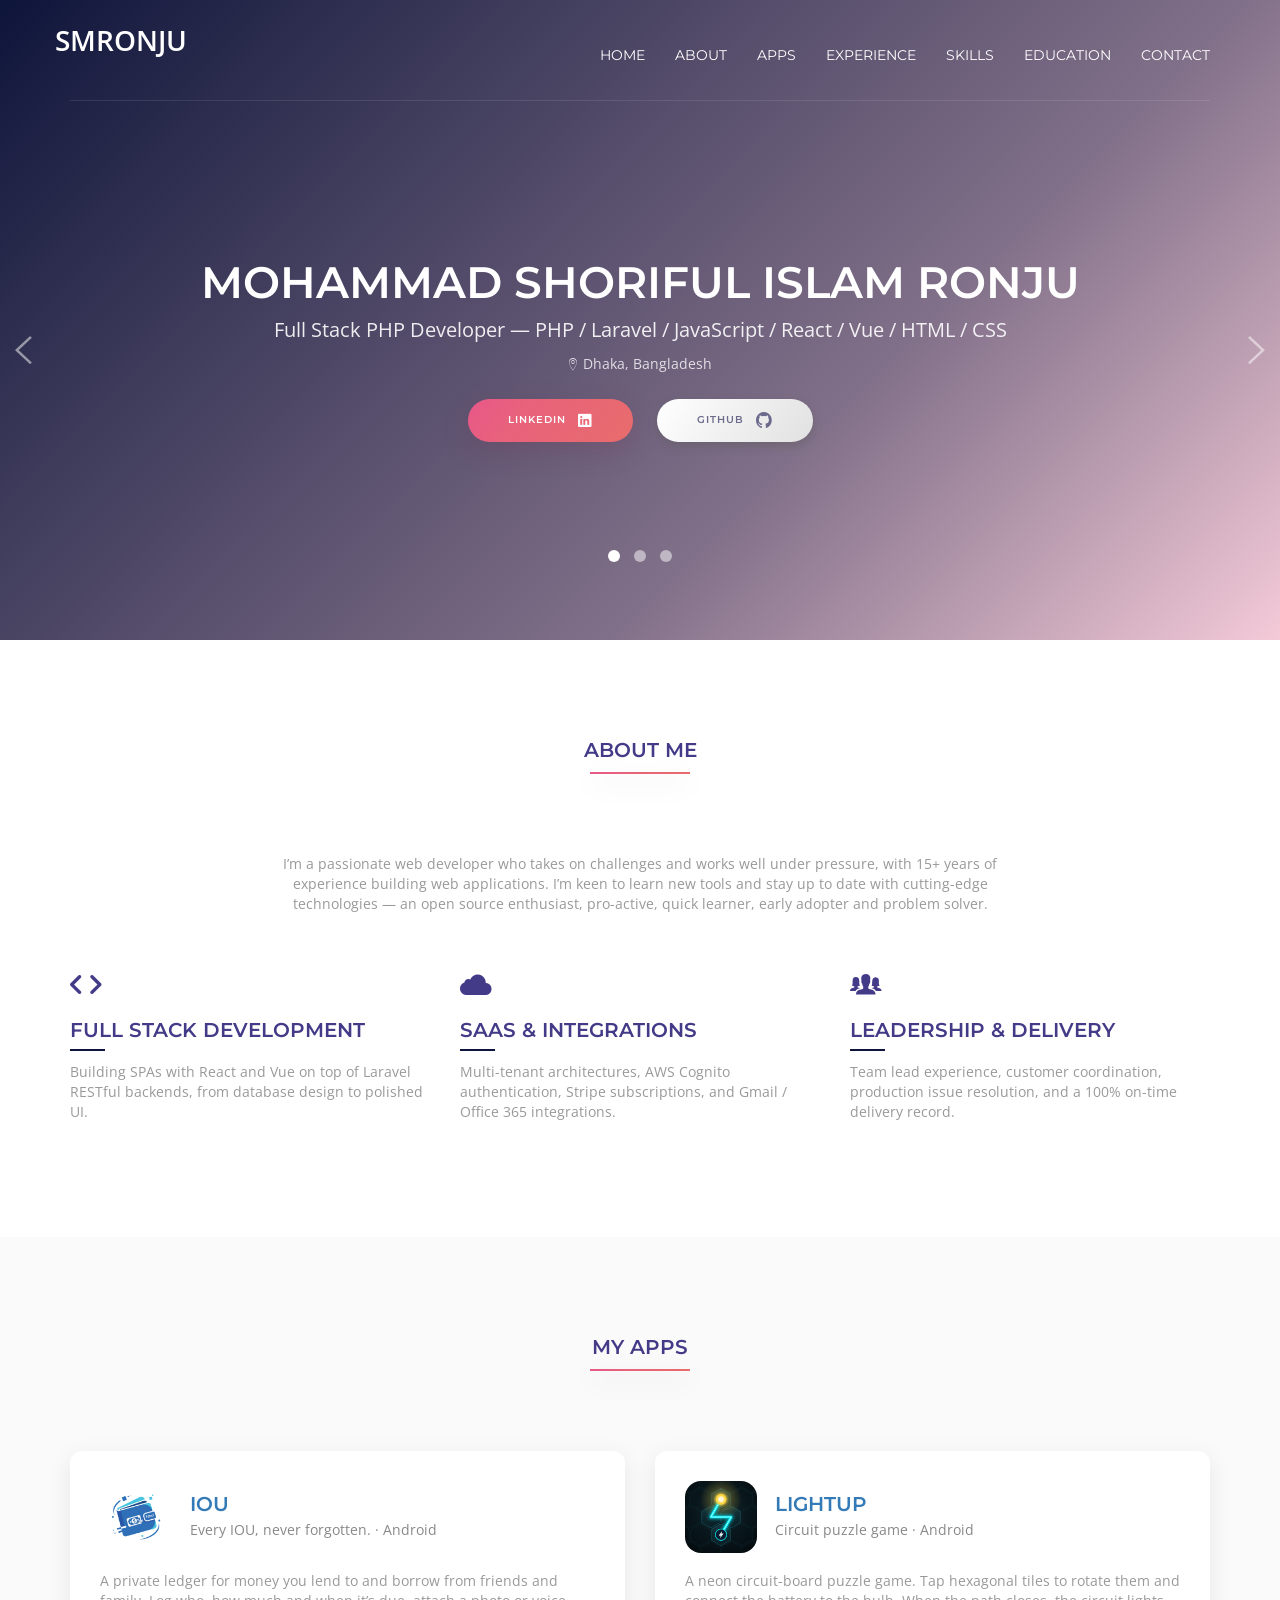
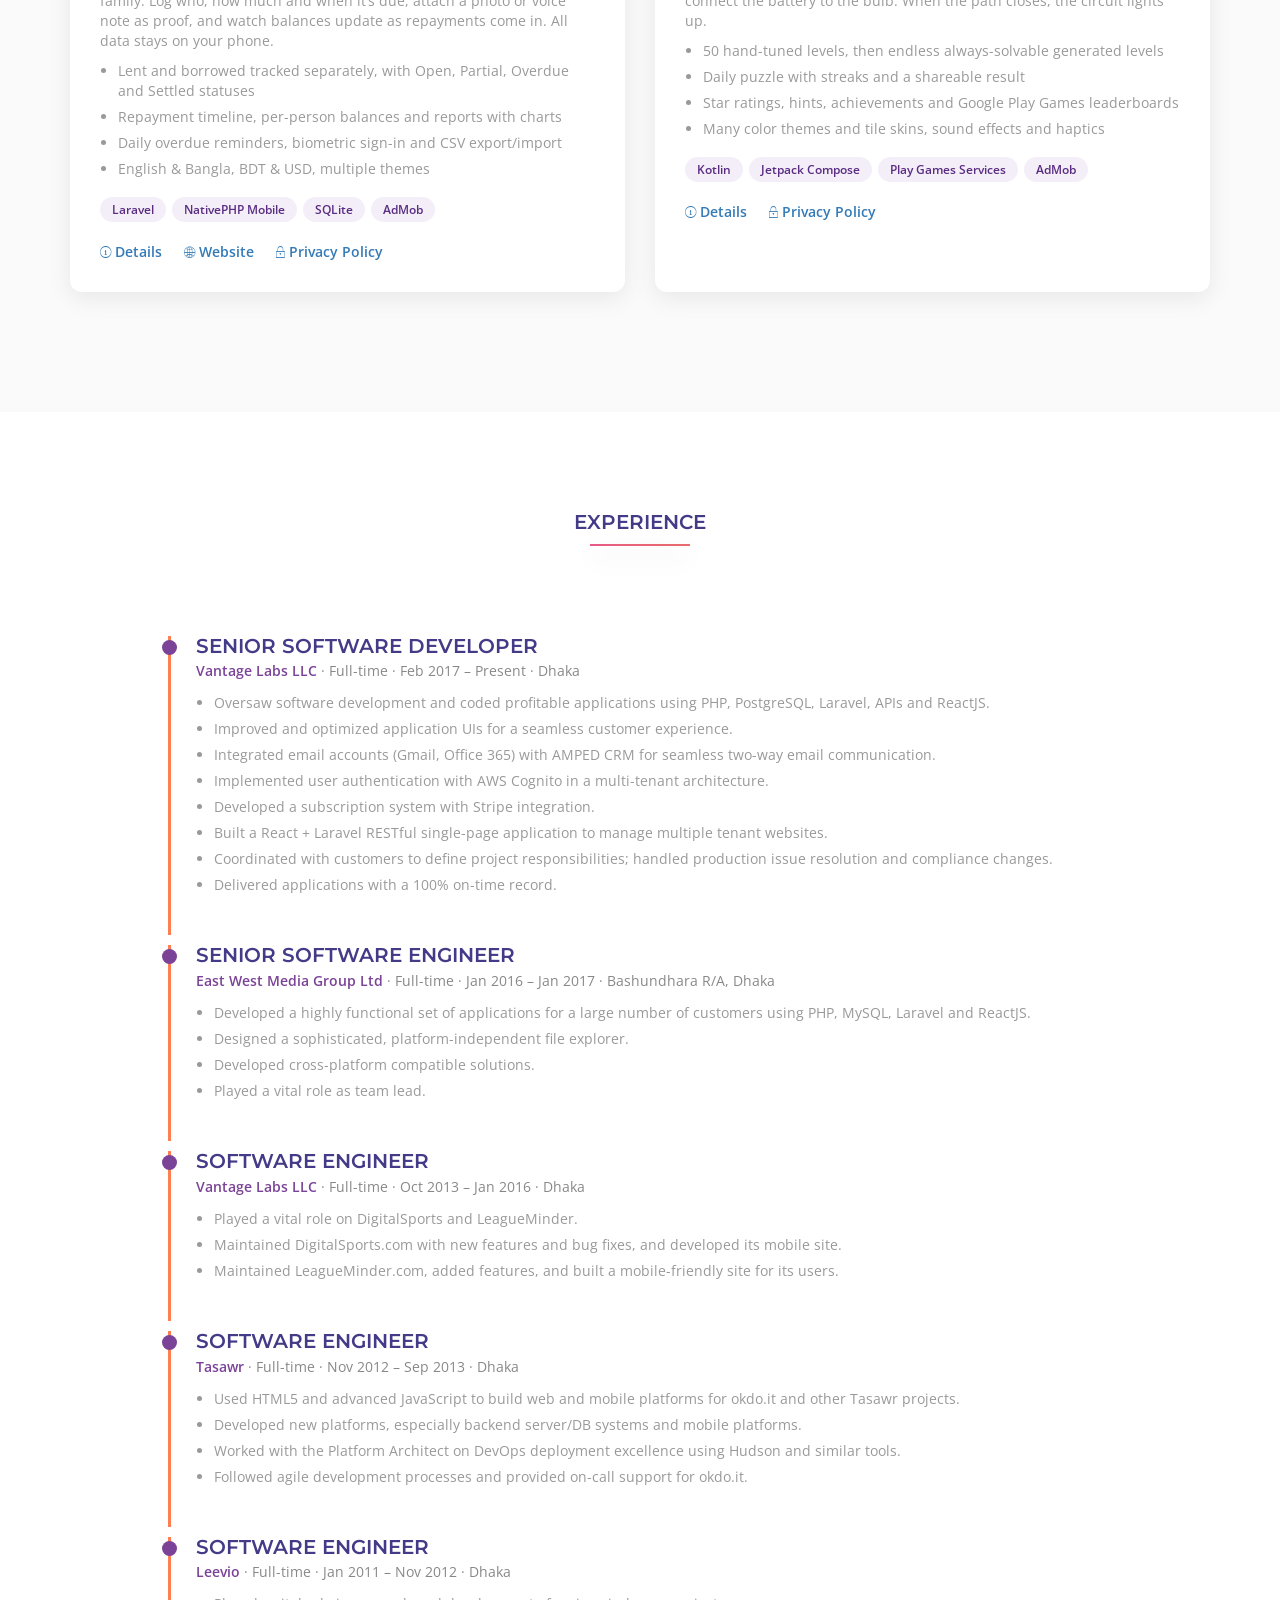
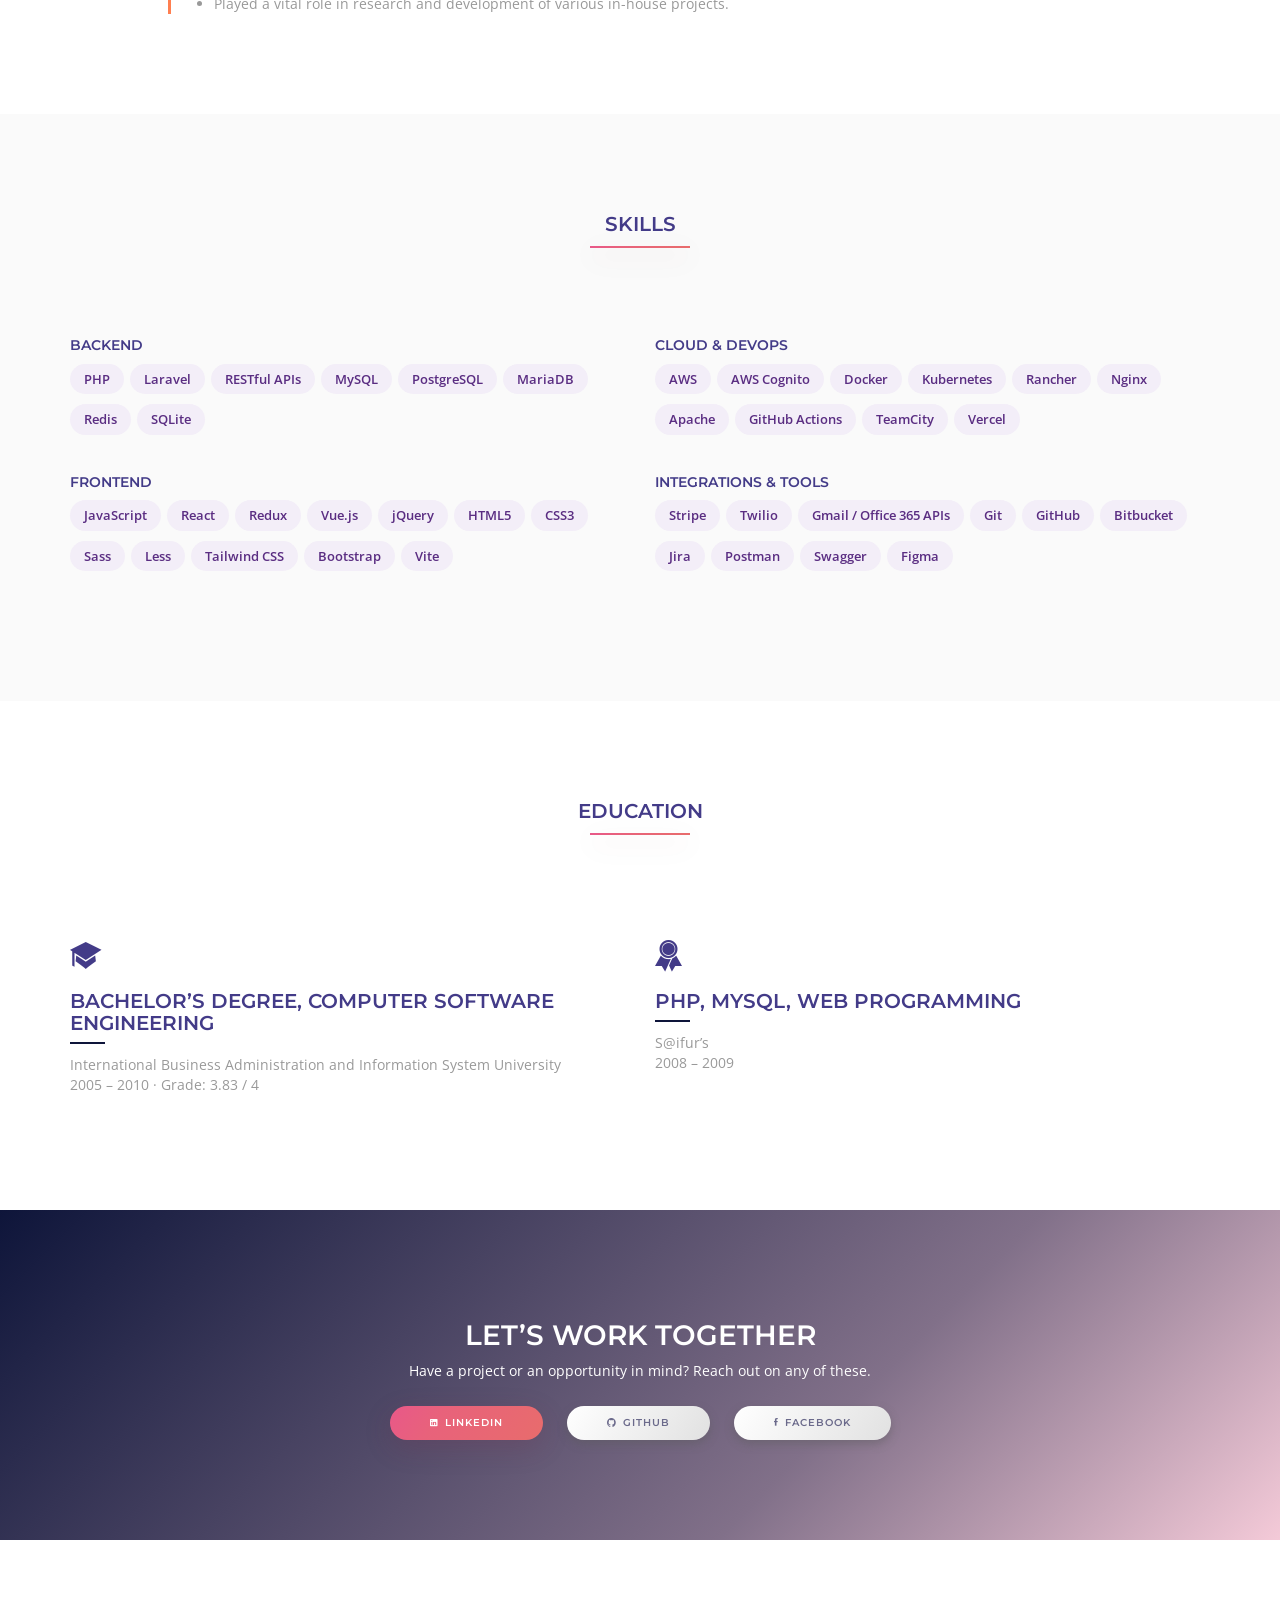
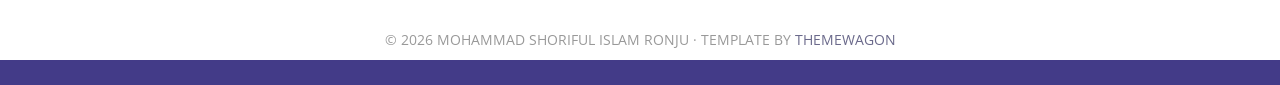
<file: index.html>
<!DOCTYPE html>
<html lang="en">
  <head>
    <!-- Required meta tags always come first -->
    <meta charset="utf-8">
    <meta name="viewport" content="width=device-width, initial-scale=1, shrink-to-fit=no">
    <meta http-equiv="x-ua-compatible" content="ie=edge">
    <meta name="description" content="Mohammad Shoriful Islam Ronju — Full Stack PHP Developer (PHP, Laravel, JavaScript, React, Vue) based in Dhaka, Bangladesh.">
    <title>Mohammad Shoriful Islam Ronju | Full Stack PHP Developer</title>
    <link rel="icon" href="images/favicon/favicon.svg" type="image/svg+xml">
    <link rel="icon" href="images/favicon/favicon-32.png" sizes="32x32" type="image/png">
    <link rel="apple-touch-icon" href="images/favicon/apple-touch-icon.png">

    <!-- Bootstrap CSS -->
    <link rel="stylesheet" href="css/bootstrap.min.css">
    <link href="https://fonts.googleapis.com/css?family=Montserrat:400,700" rel="stylesheet">
    <link href="https://fonts.googleapis.com/css?family=Open+Sans:400,600,700" rel="stylesheet">
    <link rel="stylesheet" href="css/ionicons.min.css">
    <link rel="stylesheet" href="css/owl.carousel.css">
    <link rel="stylesheet" href="css/owl.theme.css">
    <link rel="stylesheet" href="css/style.css">
    <style>
      .hero-name{font-size:44px;}
      .hero-title{font-size:20px;opacity:.9;}
      .hero-location{margin-top:10px;opacity:.8;}
      .hero-location i{margin-right:6px;}
      .hero-slide{min-height:520px;display:flex;align-items:center;justify-content:center;padding:60px 60px 70px;}
      .hero-slide > .row{width:100%;display:flex;align-items:center;flex-wrap:wrap;}
      .slide-kicker{text-transform:uppercase;letter-spacing:2px;font-size:13px;opacity:.8;margin-bottom:8px;}
      .slide-text h2{font-size:48px;margin-top:0;}
      .slide-media{text-align:center;}
      .slide-media img{max-height:420px;max-width:100%;filter:drop-shadow(0 20px 40px rgba(0,0,0,.35));}
      .slide-media img.logo-art{max-height:400px;filter:none;}
      .slide-media img.rounded-card{border-radius:18px;}
      .home-slider .owl-pagination{position:absolute;top:235px;left:0;right:0;}
      @media (max-width:767px){.home-slider .owl-pagination{display:none;}}
      @media (max-width:767px){.hero-slide{min-height:0;padding:40px 30px 60px;}.slide-text{text-align:center;}.slide-text h2{font-size:36px;}}
      .experience-item{border-left:3px solid #ff7f50;padding:0 0 30px 25px;position:relative;}
      .experience-item:before{content:"";position:absolute;left:-9px;top:4px;width:15px;height:15px;border-radius:50%;background:#7b4397;}
      .experience-item:last-child{padding-bottom:0;}
      .experience-item h4{margin-bottom:4px;}
      .experience-meta{color:#888;margin-bottom:12px;}
      .experience-meta .company{color:#7b4397;font-weight:600;}
      .experience-item ul{padding-left:18px;}
      .experience-item li{margin-bottom:6px;}
      .skill-group{margin-bottom:30px;}
      .skill-tag{display:inline-block;margin:0 6px 10px 0;padding:6px 14px;border-radius:20px;background:#f3eef8;color:#5a2d82;font-size:13px;font-weight:600;}
      .app-card{background:#fff;border-radius:12px;box-shadow:0 6px 24px rgba(0,0,0,.08);padding:30px;margin-bottom:30px;height:calc(100% - 30px);}
      .app-card-header{display:flex;align-items:center;margin-bottom:18px;}
      .app-card-header img{width:72px;height:72px;border-radius:16px;margin-right:18px;flex-shrink:0;}
      .app-card-header h4{margin:0 0 4px;}
      .app-card-header p{margin:0;color:#888;}
      .app-card ul{padding-left:18px;margin-bottom:18px;}
      .app-card li{margin-bottom:6px;}
      .app-card .skill-tag{font-size:12px;padding:4px 12px;}
      .app-links{margin-top:10px;}
      .app-links a{margin-right:18px;font-weight:600;}
      .app-links i{margin-right:4px;}
      .row-eq{display:flex;flex-wrap:wrap;}
      .row-eq > [class*="col-"]{display:flex;flex-direction:column;}
      .contact-links a{display:inline-block;margin:0 10px 10px;}
      .contact-links i{margin-right:6px;}
    </style>
  </head>
  <body>
    <header id="home" class="gradient-violat">
      <nav class="navbar navbar-default navbar-fixed-top">
        <div class="container">
        <!-- Brand and toggle get grouped for better mobile display -->
          <div class="navbar-header">
            <button type="button" class="navbar-toggle collapsed" data-toggle="collapse" data-target="#bs-example-navbar-collapse-1" aria-expanded="false">
              <span class="sr-only">Toggle navigation</span>
              <span class="icon-bar"></span>
              <span class="icon-bar"></span>
              <span class="icon-bar"></span>
            </button>
            <a class="navbar-brand" href="#home"><span class="logo-wraper logo-white">smronju</span></a>
          </div>

          <!-- Collect the nav links, forms, and other content for toggling -->
          <div class="collapse navbar-collapse" id="bs-example-navbar-collapse-1">
            <ul class="nav navbar-nav  navbar-right">
              <li class="active"><a href="#home">Home <span class="sr-only">(current)</span></a></li>
              <li><a href="#about">About</a></li>
              <li><a href="#apps">Apps</a></li>
              <li><a href="#experience">Experience</a></li>
              <li><a href="#skills">Skills</a></li>
              <li><a href="#education">Education</a></li>
              <li><a href="#contact">Contact</a></li>
            </ul>
          </div><!-- /.navbar-collapse -->
          <hr class="navbar-divider">
        </div><!-- /.container-fluid -->
      </nav>
    </header>

    <section id="introduction" class="gradient-violat padding-top-90 home-slider">
      <div id="home-slider" class="owl-carousel">
        <div>
          <div class="container hero-slide">
            <div class="row">
              <div class="col-md-12 text-center">
                <h1 class="cta-heading text-white hero-name">Mohammad Shoriful Islam Ronju</h1>
                <p class="text-white hero-title">Full Stack PHP Developer &mdash; PHP / Laravel / JavaScript / React / Vue / HTML / CSS</p>
                <p class="text-white hero-location"><i class="ion-ios-location-outline"></i>Dhaka, Bangladesh</p>
                <div class="cta-btn-group">
                  <a class="btn btn-orange border-none btn-rounded-corner" href="https://www.linkedin.com/in/smronju/" target="_blank" rel="noopener">LinkedIn <span class="icon-on-button"><i class="ion-social-linkedin"></i></span></a>
                  <a class="btn btn-white border-none btn-rounded-corner" href="https://github.com/smronju" target="_blank" rel="noopener">GitHub <span class="icon-on-button"><i class="ion-social-github"></i></span></a>
                </div>
              </div>
            </div>
          </div>
        </div>

        <div>
          <div class="container hero-slide">
            <div class="row">
              <div class="col-md-6 col-sm-7 slide-text">
                <p class="slide-kicker text-white">My apps &middot; Android</p>
                <h2 class="cta-heading text-white">IOU</h2>
                <p class="text-white slider-para">Every IOU, never forgotten. A private ledger for money you lend and borrow, with repayments, reminders, proof attachments and reports, all kept on your phone.</p>
                <div class="cta-btn-group">
                  <a class="btn btn-orange border-none btn-rounded-corner" href="iou.html">Learn more <span class="icon-on-button"><i class="ion-ios-arrow-thin-right"></i></span></a>
                  <a class="btn btn-white border-none btn-rounded-corner" href="privacy-iou.html">Privacy policy <span class="icon-on-button"><i class="ion-ios-locked-outline"></i></span></a>
                </div>
              </div>
              <div class="col-md-6 col-sm-5 slide-media sm-display-none">
                <img class="rounded-card" src="images/apps/iou-slide.png" alt="IOU app screenshot showing lent and borrowed balances">
              </div>
            </div>
          </div>
        </div>

        <div>
          <div class="container hero-slide">
            <div class="row">
              <div class="col-md-6 col-sm-7 slide-text">
                <p class="slide-kicker text-white">My apps &middot; Android game</p>
                <h2 class="cta-heading text-white">LightUp</h2>
                <p class="text-white slider-para">A neon circuit puzzle. Rotate hexagonal tiles to connect the battery to the bulb, with a daily puzzle, endless levels, achievements and Google Play Games leaderboards.</p>
                <div class="cta-btn-group">
                  <a class="btn btn-orange border-none btn-rounded-corner" href="lightup.html">Learn more <span class="icon-on-button"><i class="ion-ios-arrow-thin-right"></i></span></a>
                  <a class="btn btn-white border-none btn-rounded-corner" href="privacy-lightup.html">Privacy policy <span class="icon-on-button"><i class="ion-ios-locked-outline"></i></span></a>
                </div>
              </div>
              <div class="col-md-6 col-sm-5 slide-media sm-display-none">
                <img class="logo-art" src="images/apps/lightup-logo.png" alt="LightUp logo">
              </div>
            </div>
          </div>
        </div>
      </div>
    </section>

    <section id="about" class="padding-top-bottom-90">
      <div class="container">
        <div class="heading-wraper text-center margin-bottom-80">
          <h4>about me</h4>
          <hr class="heading-devider gradient-orange">
        </div>
        <div class="row">
          <div class="col-md-8 col-md-offset-2 text-center">
            <p class="margin-bottom-30">I&rsquo;m a passionate web developer who takes on challenges and works well under pressure, with 15+ years of experience building web applications. I&rsquo;m keen to learn new tools and stay up to date with cutting-edge technologies &mdash; an open source enthusiast, pro-active, quick learner, early adopter and problem solver.</p>
          </div>
        </div>
        <div class="row">
          <div class="col-md-4">
            <div class="feature-wiget">
              <div class="icon-wraper"><i class="ion-code"></i></div>
              <div class="content">
                <h4 class="bottom-line">Full Stack Development</h4>
                <p>Building SPAs with React and Vue on top of Laravel RESTful backends, from database design to polished UI.</p>
              </div>
            </div>
          </div>
          <div class="col-md-4">
            <div class="feature-wiget">
              <div class="icon-wraper"><i class="ion-cloud"></i></div>
              <div class="content">
                <h4 class="bottom-line">SaaS &amp; Integrations</h4>
                <p>Multi-tenant architectures, AWS Cognito authentication, Stripe subscriptions, and Gmail / Office 365 integrations.</p>
              </div>
            </div>
          </div>
          <div class="col-md-4">
            <div class="feature-wiget">
              <div class="icon-wraper"><i class="ion-ios-people"></i></div>
              <div class="content">
                <h4 class="bottom-line">Leadership &amp; Delivery</h4>
                <p>Team lead experience, customer coordination, production issue resolution, and a 100% on-time delivery record.</p>
              </div>
            </div>
          </div>
        </div>
      </div>
    </section>

    <section id="apps" class="padding-top-bottom-90" style="background:#fafafa">
      <div class="container">
        <div class="heading-wraper text-center margin-bottom-80">
          <h4>my apps</h4>
          <hr class="heading-devider gradient-orange">
        </div>
        <div class="row row-eq">
          <div class="col-md-6">
            <div class="app-card">
              <div class="app-card-header">
                <img src="images/apps/iou.png" alt="IOU app icon">
                <div>
                  <h4><a href="iou.html">IOU</a></h4>
                  <p>Every IOU, never forgotten. &middot; Android</p>
                </div>
              </div>
              <p>A private ledger for money you lend to and borrow from friends and family. Log who, how much and when it&rsquo;s due, attach a photo or voice note as proof, and watch balances update as repayments come in. All data stays on your phone.</p>
              <ul>
                <li>Lent and borrowed tracked separately, with Open, Partial, Overdue and Settled statuses</li>
                <li>Repayment timeline, per-person balances and reports with charts</li>
                <li>Daily overdue reminders, biometric sign-in and CSV export/import</li>
                <li>English &amp; Bangla, BDT &amp; USD, multiple themes</li>
              </ul>
              <p><span class="skill-tag">Laravel</span><span class="skill-tag">NativePHP Mobile</span><span class="skill-tag">SQLite</span><span class="skill-tag">AdMob</span></p>
              <div class="app-links">
                <a href="iou.html"><i class="ion-ios-information-outline"></i>Details</a>
                <a href="https://iou.haaturey.com" target="_blank" rel="noopener"><i class="ion-ios-world-outline"></i>Website</a>
                <a href="privacy-iou.html"><i class="ion-ios-locked-outline"></i>Privacy Policy</a>
              </div>
            </div>
          </div>
          <div class="col-md-6">
            <div class="app-card">
              <div class="app-card-header">
                <img src="images/apps/lightup.png" alt="LightUp game icon">
                <div>
                  <h4><a href="lightup.html">LightUp</a></h4>
                  <p>Circuit puzzle game &middot; Android</p>
                </div>
              </div>
              <p>A neon circuit-board puzzle game. Tap hexagonal tiles to rotate them and connect the battery to the bulb. When the path closes, the circuit lights up.</p>
              <ul>
                <li>50 hand-tuned levels, then endless always-solvable generated levels</li>
                <li>Daily puzzle with streaks and a shareable result</li>
                <li>Star ratings, hints, achievements and Google Play Games leaderboards</li>
                <li>Many color themes and tile skins, sound effects and haptics</li>
              </ul>
              <p><span class="skill-tag">Kotlin</span><span class="skill-tag">Jetpack Compose</span><span class="skill-tag">Play Games Services</span><span class="skill-tag">AdMob</span></p>
              <div class="app-links">
                <a href="lightup.html"><i class="ion-ios-information-outline"></i>Details</a>
                <a href="privacy-lightup.html"><i class="ion-ios-locked-outline"></i>Privacy Policy</a>
              </div>
            </div>
          </div>
        </div>
      </div>
    </section>

    <section id="experience" class="padding-top-bottom-90">
      <div class="container">
        <div class="heading-wraper text-center margin-bottom-80">
          <h4>experience</h4>
          <hr class="heading-devider gradient-orange">
        </div>
        <div class="row">
          <div class="col-md-10 col-md-offset-1">
            <div class="experience-item">
              <h4>Senior Software Developer</h4>
              <p class="experience-meta"><span class="company">Vantage Labs LLC</span> &middot; Full-time &middot; Feb 2017 &ndash; Present &middot; Dhaka</p>
              <ul>
                <li>Oversaw software development and coded profitable applications using PHP, PostgreSQL, Laravel, APIs and ReactJS.</li>
                <li>Improved and optimized application UIs for a seamless customer experience.</li>
                <li>Integrated email accounts (Gmail, Office 365) with AMPED CRM for seamless two-way email communication.</li>
                <li>Implemented user authentication with AWS Cognito in a multi-tenant architecture.</li>
                <li>Developed a subscription system with Stripe integration.</li>
                <li>Built a React + Laravel RESTful single-page application to manage multiple tenant websites.</li>
                <li>Coordinated with customers to define project responsibilities; handled production issue resolution and compliance changes.</li>
                <li>Delivered applications with a 100% on-time record.</li>
              </ul>
            </div>
            <div class="experience-item">
              <h4>Senior Software Engineer</h4>
              <p class="experience-meta"><span class="company">East West Media Group Ltd</span> &middot; Full-time &middot; Jan 2016 &ndash; Jan 2017 &middot; Bashundhara R/A, Dhaka</p>
              <ul>
                <li>Developed a highly functional set of applications for a large number of customers using PHP, MySQL, Laravel and ReactJS.</li>
                <li>Designed a sophisticated, platform-independent file explorer.</li>
                <li>Developed cross-platform compatible solutions.</li>
                <li>Played a vital role as team lead.</li>
              </ul>
            </div>
            <div class="experience-item">
              <h4>Software Engineer</h4>
              <p class="experience-meta"><span class="company">Vantage Labs LLC</span> &middot; Full-time &middot; Oct 2013 &ndash; Jan 2016 &middot; Dhaka</p>
              <ul>
                <li>Played a vital role on DigitalSports and LeagueMinder.</li>
                <li>Maintained DigitalSports.com with new features and bug fixes, and developed its mobile site.</li>
                <li>Maintained LeagueMinder.com, added features, and built a mobile-friendly site for its users.</li>
              </ul>
            </div>
            <div class="experience-item">
              <h4>Software Engineer</h4>
              <p class="experience-meta"><span class="company">Tasawr</span> &middot; Full-time &middot; Nov 2012 &ndash; Sep 2013 &middot; Dhaka</p>
              <ul>
                <li>Used HTML5 and advanced JavaScript to build web and mobile platforms for okdo.it and other Tasawr projects.</li>
                <li>Developed new platforms, especially backend server/DB systems and mobile platforms.</li>
                <li>Worked with the Platform Architect on DevOps deployment excellence using Hudson and similar tools.</li>
                <li>Followed agile development processes and provided on-call support for okdo.it.</li>
              </ul>
            </div>
            <div class="experience-item">
              <h4>Software Engineer</h4>
              <p class="experience-meta"><span class="company">Leevio</span> &middot; Full-time &middot; Jan 2011 &ndash; Nov 2012 &middot; Dhaka</p>
              <ul>
                <li>Played a vital role in research and development of various in-house projects.</li>
              </ul>
            </div>
          </div>
        </div>
      </div>
    </section>

    <section id="skills" class="padding-top-bottom-90" style="background:#fafafa">
      <div class="container">
        <div class="heading-wraper text-center margin-bottom-80">
          <h4>skills</h4>
          <hr class="heading-devider gradient-orange">
        </div>
        <div class="row">
          <div class="col-md-6">
            <div class="skill-group">
              <h5 class="service-title">Backend</h5>
              <span class="skill-tag">PHP</span><span class="skill-tag">Laravel</span><span class="skill-tag">RESTful APIs</span><span class="skill-tag">MySQL</span><span class="skill-tag">PostgreSQL</span><span class="skill-tag">MariaDB</span><span class="skill-tag">Redis</span><span class="skill-tag">SQLite</span>
            </div>
            <div class="skill-group">
              <h5 class="service-title">Frontend</h5>
              <span class="skill-tag">JavaScript</span><span class="skill-tag">React</span><span class="skill-tag">Redux</span><span class="skill-tag">Vue.js</span><span class="skill-tag">jQuery</span><span class="skill-tag">HTML5</span><span class="skill-tag">CSS3</span><span class="skill-tag">Sass</span><span class="skill-tag">Less</span><span class="skill-tag">Tailwind CSS</span><span class="skill-tag">Bootstrap</span><span class="skill-tag">Vite</span>
            </div>
          </div>
          <div class="col-md-6">
            <div class="skill-group">
              <h5 class="service-title">Cloud &amp; DevOps</h5>
              <span class="skill-tag">AWS</span><span class="skill-tag">AWS Cognito</span><span class="skill-tag">Docker</span><span class="skill-tag">Kubernetes</span><span class="skill-tag">Rancher</span><span class="skill-tag">Nginx</span><span class="skill-tag">Apache</span><span class="skill-tag">GitHub Actions</span><span class="skill-tag">TeamCity</span><span class="skill-tag">Vercel</span>
            </div>
            <div class="skill-group">
              <h5 class="service-title">Integrations &amp; Tools</h5>
              <span class="skill-tag">Stripe</span><span class="skill-tag">Twilio</span><span class="skill-tag">Gmail / Office 365 APIs</span><span class="skill-tag">Git</span><span class="skill-tag">GitHub</span><span class="skill-tag">Bitbucket</span><span class="skill-tag">Jira</span><span class="skill-tag">Postman</span><span class="skill-tag">Swagger</span><span class="skill-tag">Figma</span>
            </div>
          </div>
        </div>
      </div>
    </section>

    <section id="education" class="padding-top-bottom-90">
      <div class="container">
        <div class="heading-wraper text-center margin-bottom-80">
          <h4>education</h4>
          <hr class="heading-devider gradient-orange">
        </div>
        <div class="row">
          <div class="col-md-6">
            <div class="feature-wiget">
              <div class="icon-wraper"><i class="ion-university"></i></div>
              <div class="content">
                <h4 class="bottom-line">Bachelor&rsquo;s Degree, Computer Software Engineering</h4>
                <p>International Business Administration and Information System University<br>2005 &ndash; 2010 &middot; Grade: 3.83 / 4</p>
              </div>
            </div>
          </div>
          <div class="col-md-6">
            <div class="feature-wiget">
              <div class="icon-wraper"><i class="ion-ribbon-b"></i></div>
              <div class="content">
                <h4 class="bottom-line">PHP, MySQL, Web Programming</h4>
                <p>S@ifur&rsquo;s<br>2008 &ndash; 2009</p>
              </div>
            </div>
          </div>
        </div>
      </div>
    </section>

    <section id="contact" class="gradient-violat cta padding-top-bottom-90">
      <div class="container">
        <div class="row">
          <div class="col-md-12 text-center">
            <h3 class="cta-heading text-white">Let&rsquo;s work together</h3>
            <p class="text-white">Have a project or an opportunity in mind? Reach out on any of these.</p>
            <div class="cta-btn-group contact-links">
              <a class="btn btn-orange border-none btn-rounded-corner" href="https://www.linkedin.com/in/smronju/" target="_blank" rel="noopener"><i class="ion-social-linkedin"></i>LinkedIn</a>
              <a class="btn btn-white border-none btn-rounded-corner" href="https://github.com/smronju" target="_blank" rel="noopener"><i class="ion-social-github"></i>GitHub</a>
              <a class="btn btn-white border-none btn-rounded-corner" href="https://facebook.com/smronju" target="_blank" rel="noopener"><i class="ion-social-facebook"></i>Facebook</a>
            </div>
          </div>
        </div>
      </div>
    </section>

    <footer class="padding-top-90">
      <div class="container">
        <div class="copyright-cta text-center">
          <p class="text-uppercase">&copy; <span id="year"></span> Mohammad Shoriful Islam Ronju &middot; Template by <a href="https://themewagon.com/"><span class="span text-violat">Themewagon</span></a></p>
        </div>
      </div>
      <div class="footer-end-line"></div>
    </footer>
    <div id="scroll-top-div" class="scroll-top-div">
      <div class="scroll-top-icon-container">
        <i class="ion-ios-arrow-thin-up"></i>
      </div>
    </div>
    <!-- jQuery first, then Tether, then Bootstrap JS. -->
    <script src="js/jquery.min.js"></script>
    <script src="js/bootstrap.min.js"></script>
    <script src="js/owl.carousel.min.js"></script>
    <script src="js/script.js"></script>
    <script>document.getElementById('year').textContent = new Date().getFullYear();</script>
  </body>
</html>
</file>
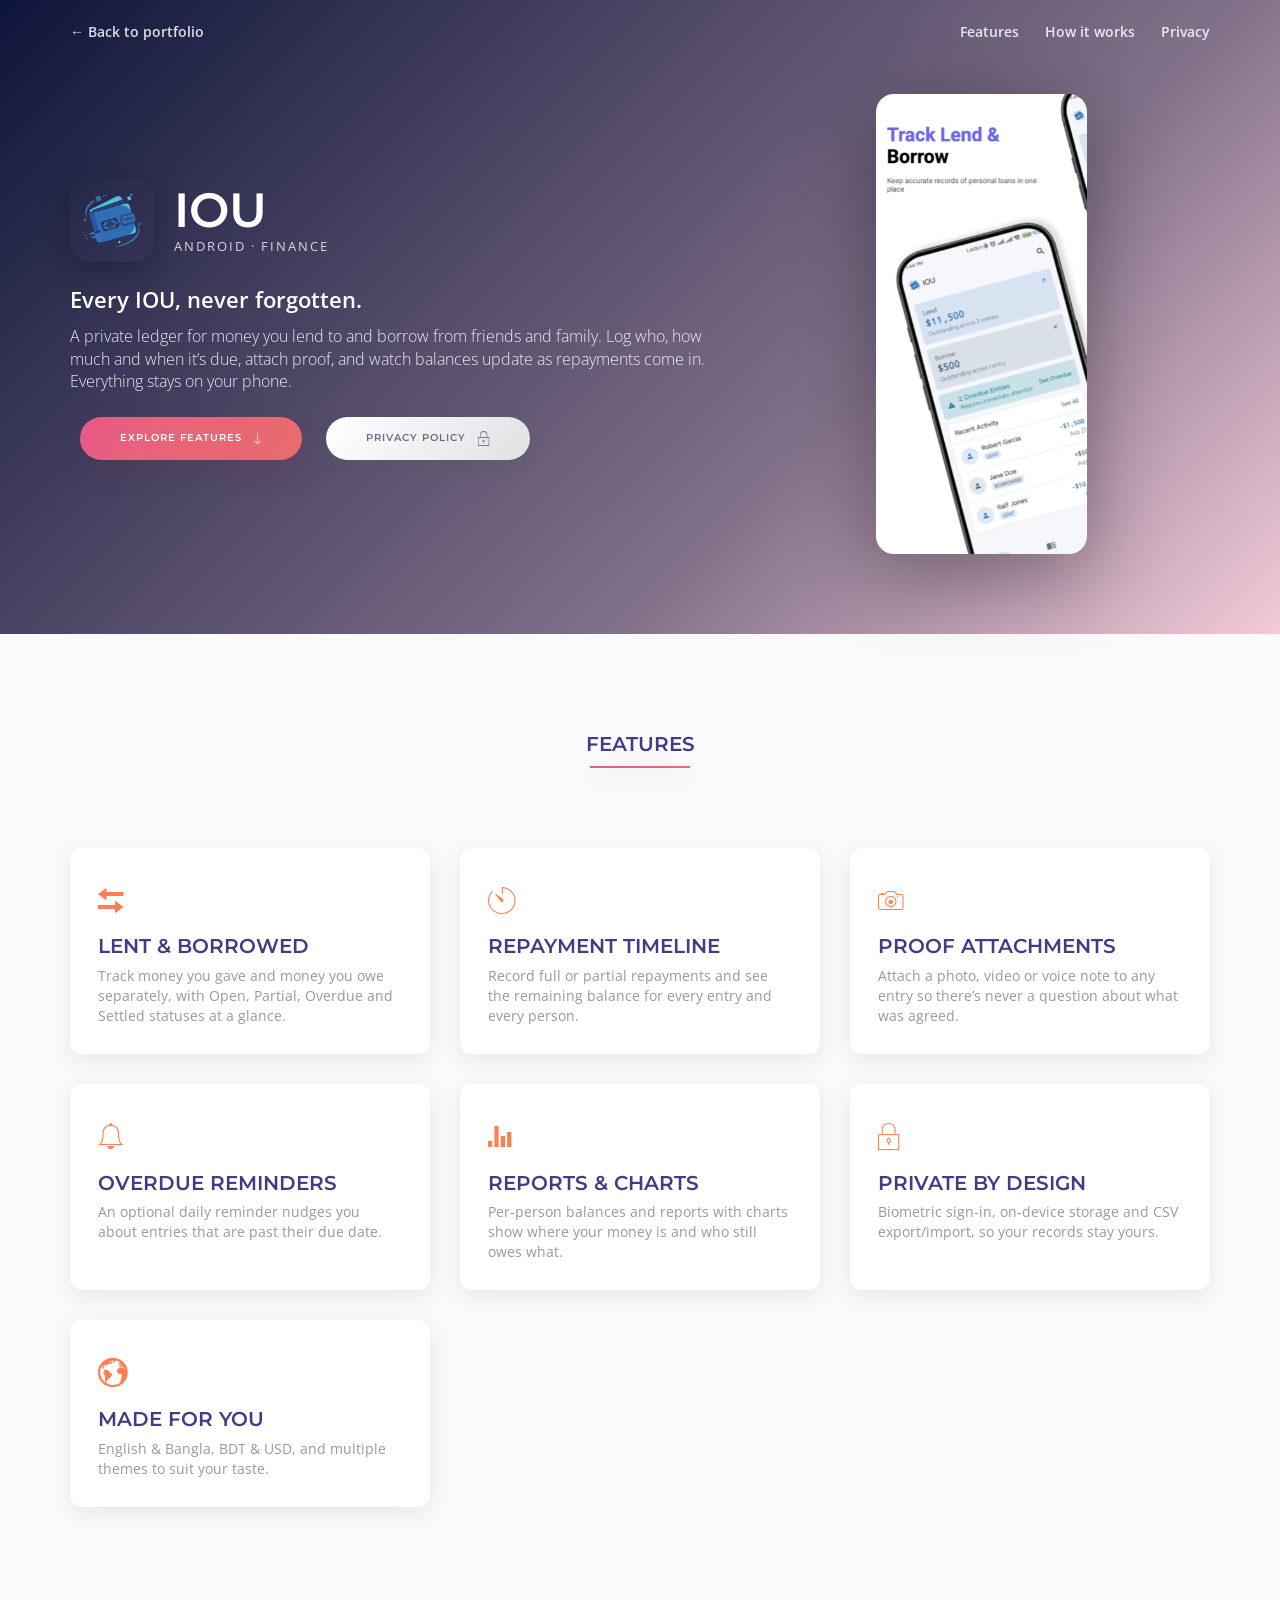
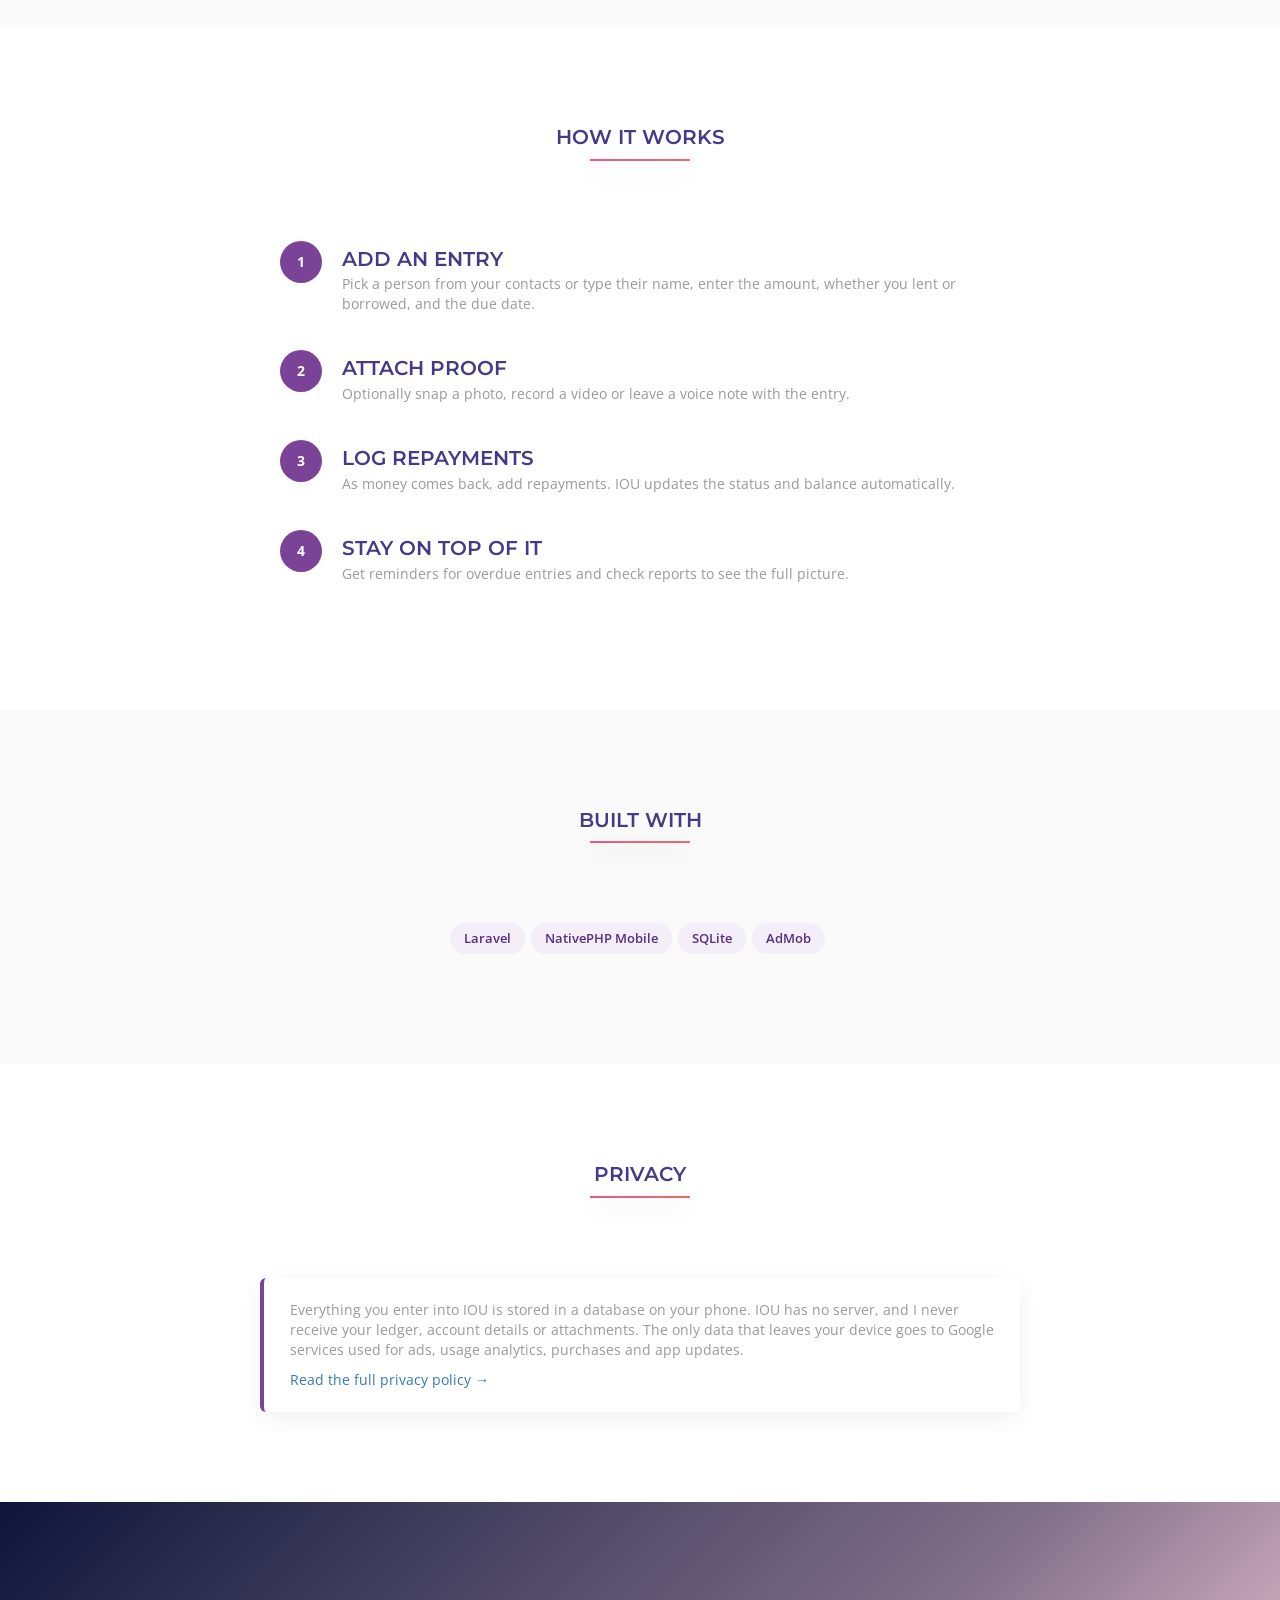
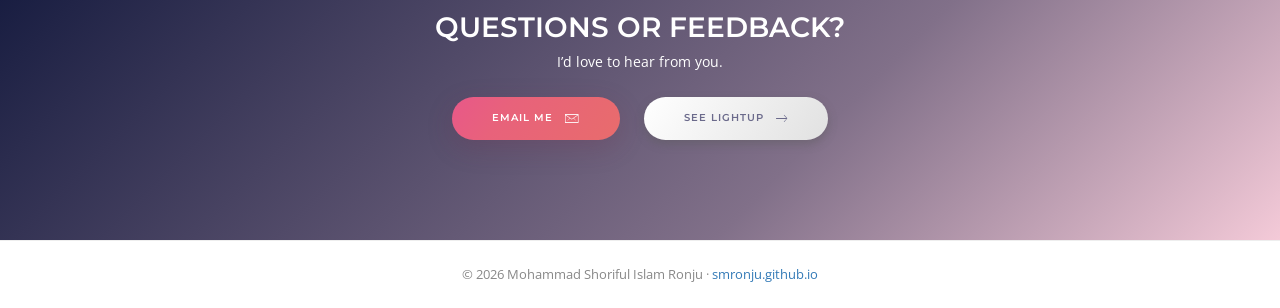
<file: iou.html>
<!DOCTYPE html>
<html lang="en">
  <head>
    <meta charset="utf-8">
    <meta name="viewport" content="width=device-width, initial-scale=1, shrink-to-fit=no">
    <meta name="description" content="IOU — every IOU, never forgotten. A private Android ledger for money you lend and borrow, by Mohammad Shoriful Islam Ronju.">
    <title>IOU | Every IOU, never forgotten</title>
    <link rel="icon" href="images/apps/iou.png" type="image/png">
    <link rel="apple-touch-icon" href="images/apps/iou.png">
    <link rel="stylesheet" href="css/bootstrap.min.css">
    <link href="https://fonts.googleapis.com/css?family=Montserrat:400,700" rel="stylesheet">
    <link href="https://fonts.googleapis.com/css?family=Open+Sans:400,600,700" rel="stylesheet">
    <link rel="stylesheet" href="css/ionicons.min.css">
    <link rel="stylesheet" href="css/style.css">
    <link rel="stylesheet" href="css/app-page.css">
  </head>
  <body>
    <div class="gradient-violat">
      <header class="app-topbar">
        <div class="container app-topbar-inner">
          <a href="index.html#apps">&larr; Back to portfolio</a>
          <nav>
            <a href="#features">Features</a>
            <a href="#how-it-works">How it works</a>
            <a href="#privacy">Privacy</a>
          </nav>
        </div>
      </header>

      <section class="app-hero">
        <div class="container">
          <div class="row">
            <div class="col-md-7 col-sm-7 app-hero-text">
              <div class="app-hero-id">
                <img src="images/apps/iou.png" alt="IOU app icon">
                <div>
                  <h1 class="cta-heading text-white">IOU</h1>
                  <p class="text-white">Android &middot; Finance</p>
                </div>
              </div>
              <p class="text-white tagline">Every IOU, never forgotten.</p>
              <p class="text-white lead">A private ledger for money you lend to and borrow from friends and family. Log who, how much and when it&rsquo;s due, attach proof, and watch balances update as repayments come in. Everything stays on your phone.</p>
              <div class="cta-btn-group">
                <a class="btn btn-orange border-none btn-rounded-corner" href="#features">Explore features <span class="icon-on-button"><i class="ion-ios-arrow-thin-down"></i></span></a>
                <a class="btn btn-white border-none btn-rounded-corner" href="privacy-iou.html">Privacy policy <span class="icon-on-button"><i class="ion-ios-locked-outline"></i></span></a>
              </div>
            </div>
            <div class="col-md-5 col-sm-5 app-hero-media sm-display-none">
              <img class="rounded-card" src="images/apps/iou-slide.png" alt="IOU app screenshot showing lent and borrowed balances">
            </div>
          </div>
        </div>
      </section>
    </div>

    <section id="features" class="padding-top-bottom-90" style="background:#fafafa">
      <div class="container">
        <div class="heading-wraper text-center margin-bottom-80">
          <h4>features</h4>
          <hr class="heading-devider gradient-orange">
        </div>
        <div class="row feature-grid">
          <div class="col-md-4 col-sm-6">
            <div class="feature-card">
              <i class="ion-arrow-swap"></i>
              <h4>Lent &amp; borrowed</h4>
              <p>Track money you gave and money you owe separately, with Open, Partial, Overdue and Settled statuses at a glance.</p>
            </div>
          </div>
          <div class="col-md-4 col-sm-6">
            <div class="feature-card">
              <i class="ion-ios-timer-outline"></i>
              <h4>Repayment timeline</h4>
              <p>Record full or partial repayments and see the remaining balance for every entry and every person.</p>
            </div>
          </div>
          <div class="col-md-4 col-sm-6">
            <div class="feature-card">
              <i class="ion-ios-camera-outline"></i>
              <h4>Proof attachments</h4>
              <p>Attach a photo, video or voice note to any entry so there&rsquo;s never a question about what was agreed.</p>
            </div>
          </div>
          <div class="col-md-4 col-sm-6">
            <div class="feature-card">
              <i class="ion-ios-bell-outline"></i>
              <h4>Overdue reminders</h4>
              <p>An optional daily reminder nudges you about entries that are past their due date.</p>
            </div>
          </div>
          <div class="col-md-4 col-sm-6">
            <div class="feature-card">
              <i class="ion-stats-bars"></i>
              <h4>Reports &amp; charts</h4>
              <p>Per-person balances and reports with charts show where your money is and who still owes what.</p>
            </div>
          </div>
          <div class="col-md-4 col-sm-6">
            <div class="feature-card">
              <i class="ion-ios-locked-outline"></i>
              <h4>Private by design</h4>
              <p>Biometric sign-in, on-device storage and CSV export/import, so your records stay yours.</p>
            </div>
          </div>
          <div class="col-md-4 col-sm-6">
            <div class="feature-card">
              <i class="ion-earth"></i>
              <h4>Made for you</h4>
              <p>English &amp; Bangla, BDT &amp; USD, and multiple themes to suit your taste.</p>
            </div>
          </div>
        </div>
      </div>
    </section>

    <section id="how-it-works" class="padding-top-bottom-90">
      <div class="container">
        <div class="heading-wraper text-center margin-bottom-80">
          <h4>how it works</h4>
          <hr class="heading-devider gradient-orange">
        </div>
        <ol class="how-steps">
          <li>
            <h4>Add an entry</h4>
            <p>Pick a person from your contacts or type their name, enter the amount, whether you lent or borrowed, and the due date.</p>
          </li>
          <li>
            <h4>Attach proof</h4>
            <p>Optionally snap a photo, record a video or leave a voice note with the entry.</p>
          </li>
          <li>
            <h4>Log repayments</h4>
            <p>As money comes back, add repayments. IOU updates the status and balance automatically.</p>
          </li>
          <li>
            <h4>Stay on top of it</h4>
            <p>Get reminders for overdue entries and check reports to see the full picture.</p>
          </li>
        </ol>
      </div>
    </section>

    <section id="built-with" class="padding-top-bottom-90" style="background:#fafafa">
      <div class="container text-center">
        <div class="heading-wraper text-center margin-bottom-80">
          <h4>built with</h4>
          <hr class="heading-devider gradient-orange">
        </div>
        <p><span class="skill-tag">Laravel</span><span class="skill-tag">NativePHP Mobile</span><span class="skill-tag">SQLite</span><span class="skill-tag">AdMob</span></p>
      </div>
    </section>

    <section id="privacy" class="padding-top-bottom-90">
      <div class="container">
        <div class="heading-wraper text-center margin-bottom-80">
          <h4>privacy</h4>
          <hr class="heading-devider gradient-orange">
        </div>
        <div class="privacy-note">
          <p>Everything you enter into IOU is stored in a database on your phone. IOU has no server, and I never receive your ledger, account details or attachments. The only data that leaves your device goes to Google services used for ads, usage analytics, purchases and app updates.</p>
          <p><a href="privacy-iou.html">Read the full privacy policy &rarr;</a></p>
        </div>
      </div>
    </section>

    <section class="gradient-violat cta padding-top-bottom-90">
      <div class="container text-center">
        <h3 class="cta-heading text-white">Questions or feedback?</h3>
        <p class="text-white">I&rsquo;d love to hear from you.</p>
        <div class="cta-btn-group">
          <a class="btn btn-orange border-none btn-rounded-corner" href="mailto:smronju@gmail.com">Email me <span class="icon-on-button"><i class="ion-ios-email-outline"></i></span></a>
          <a class="btn btn-white border-none btn-rounded-corner" href="lightup.html">See LightUp <span class="icon-on-button"><i class="ion-ios-arrow-thin-right"></i></span></a>
        </div>
      </div>
    </section>

    <footer class="app-footer">&copy; <span id="year"></span> Mohammad Shoriful Islam Ronju &middot; <a href="index.html">smronju.github.io</a></footer>
    <script>document.getElementById('year').textContent = new Date().getFullYear();</script>
  </body>
</html>
</file>
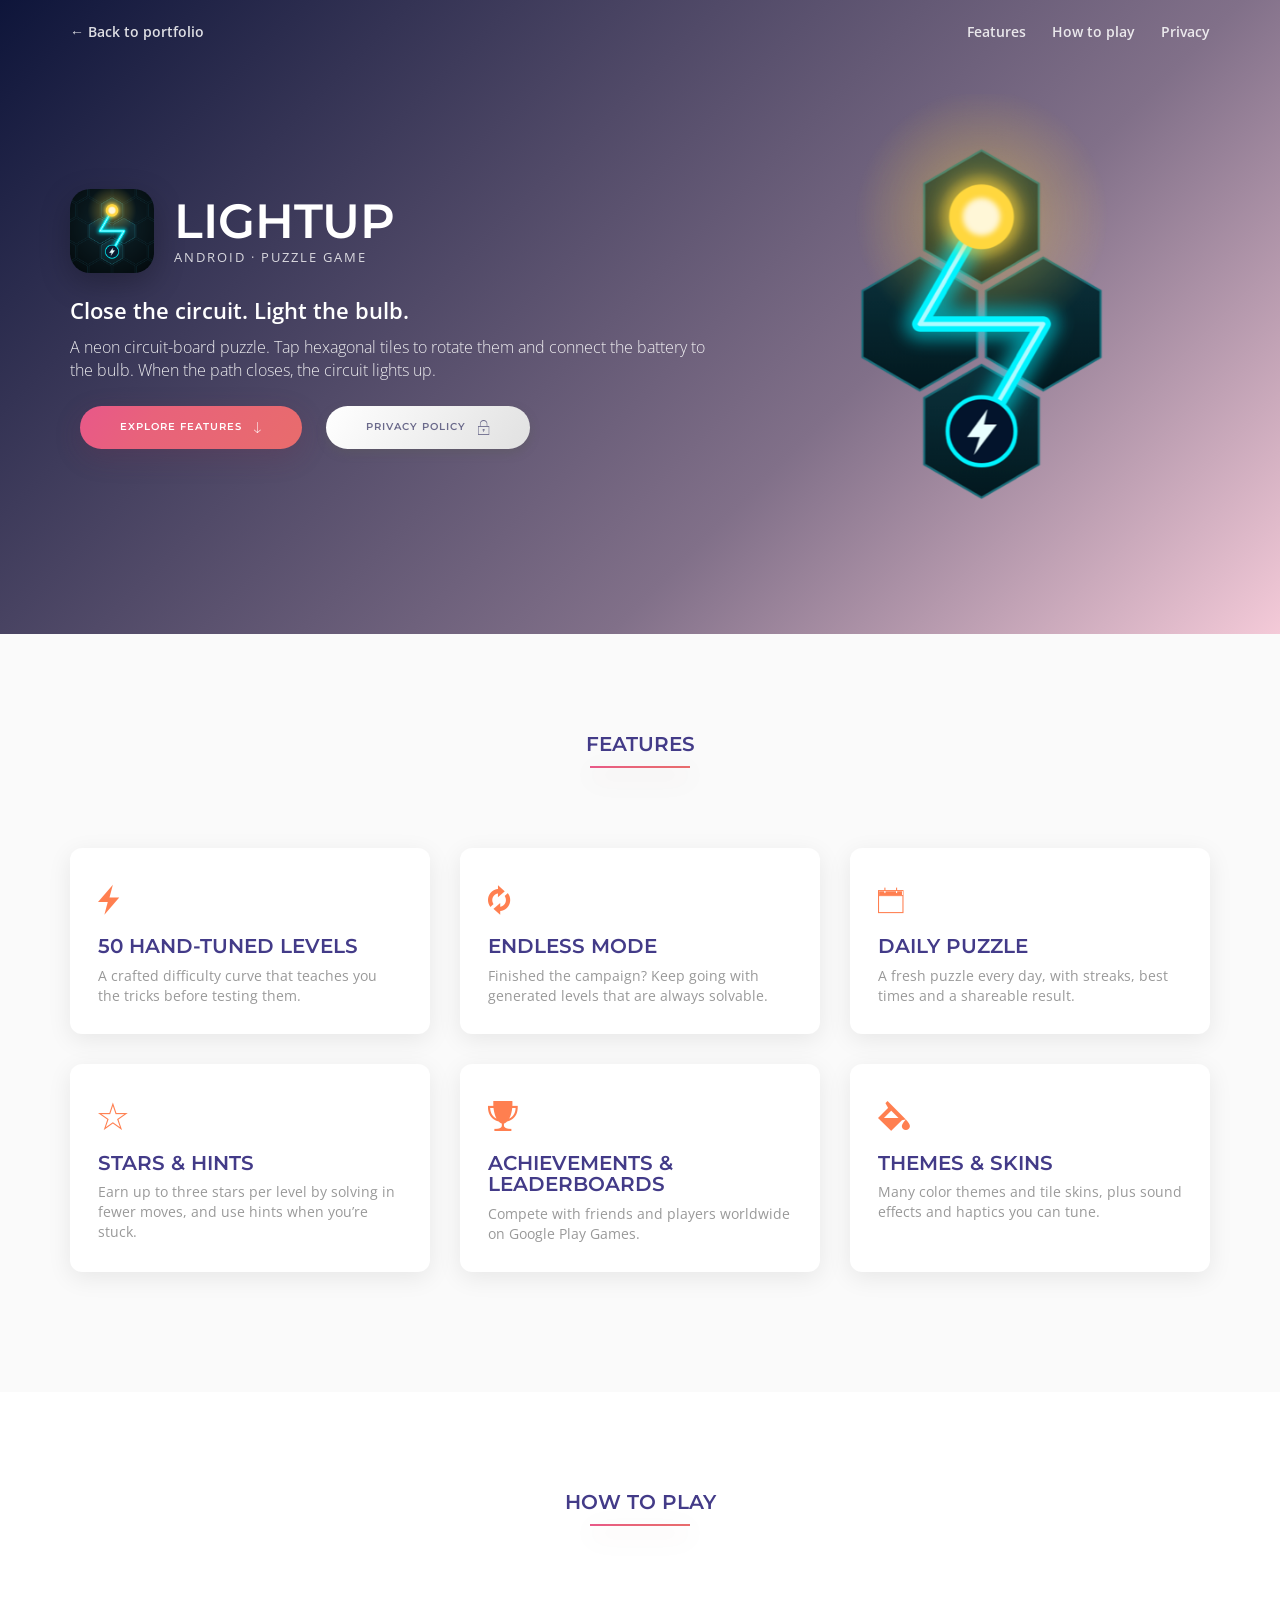
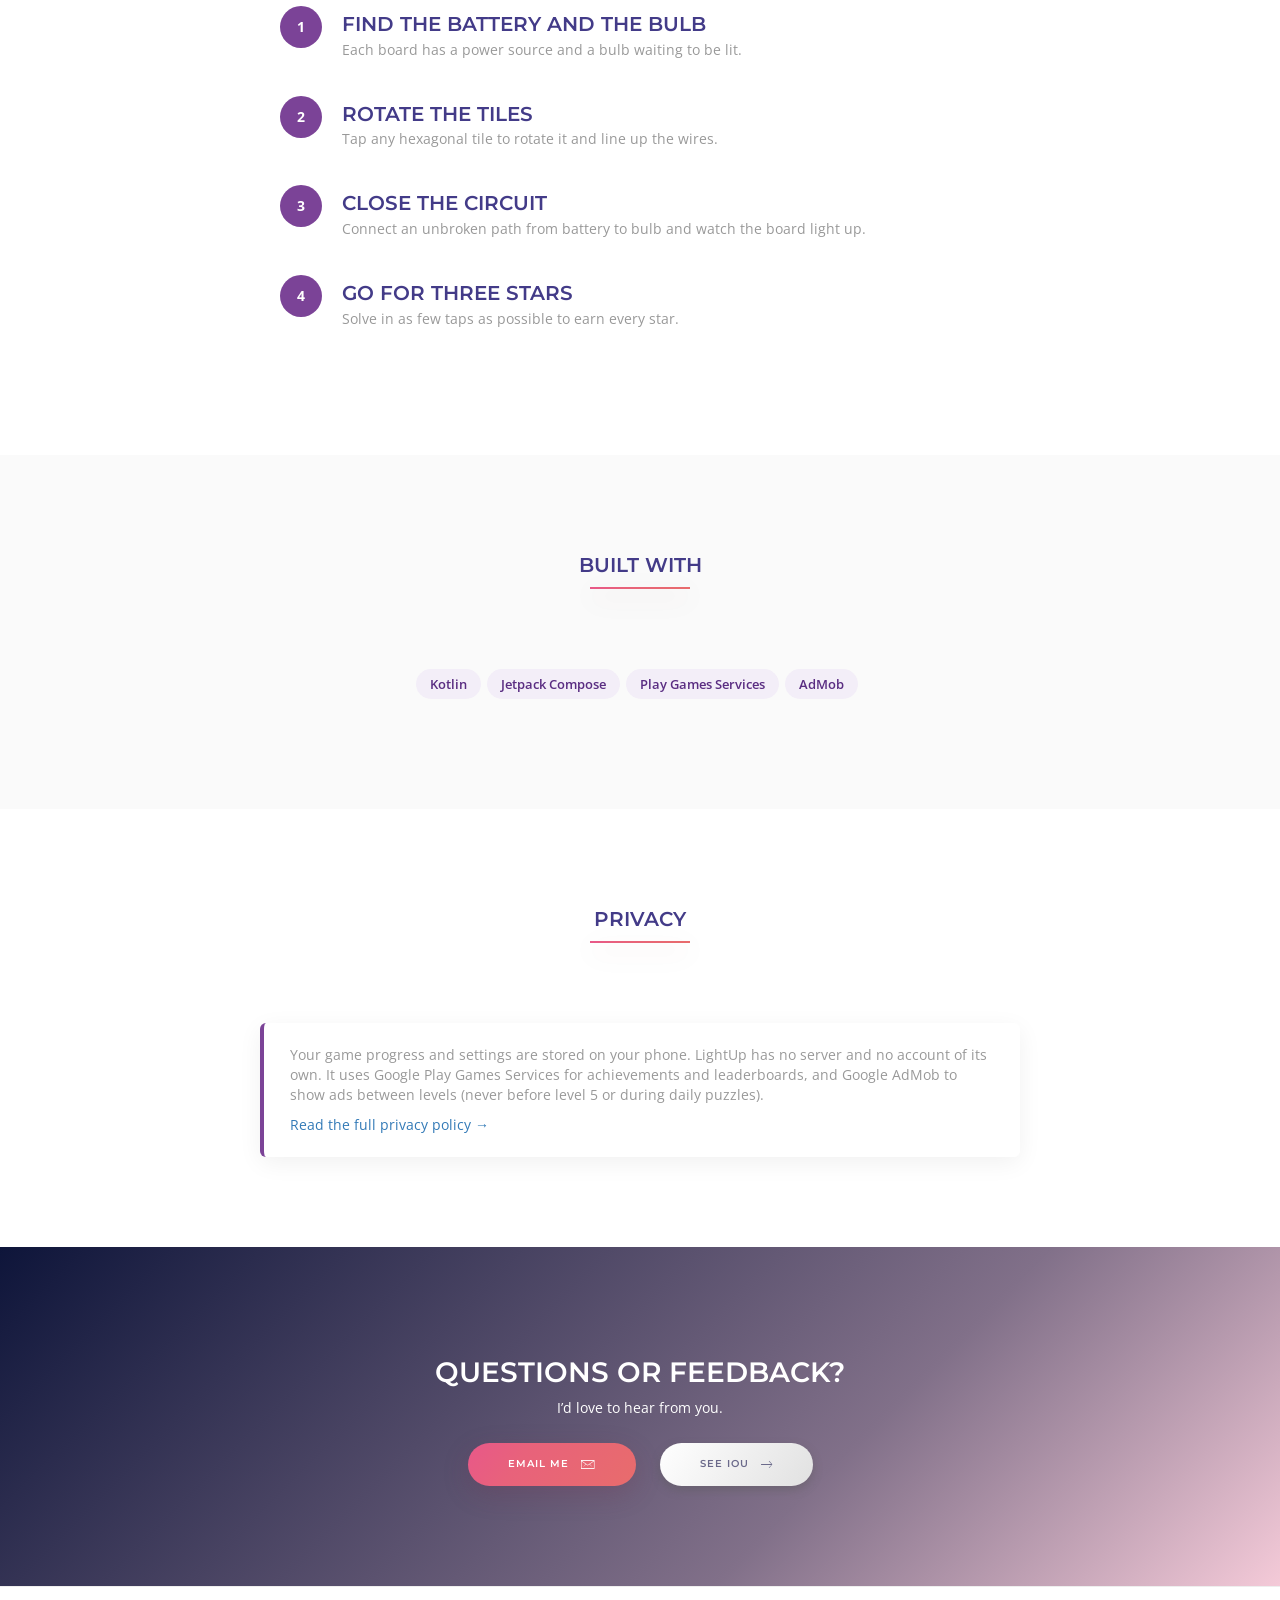
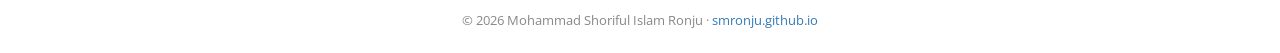
<file: lightup.html>
<!DOCTYPE html>
<html lang="en">
  <head>
    <meta charset="utf-8">
    <meta name="viewport" content="width=device-width, initial-scale=1, shrink-to-fit=no">
    <meta name="description" content="LightUp — a neon circuit puzzle game for Android by Mohammad Shoriful Islam Ronju. Rotate hexagonal tiles to connect the battery to the bulb.">
    <title>LightUp | Neon circuit puzzle</title>
    <link rel="icon" href="images/apps/lightup.png" type="image/png">
    <link rel="apple-touch-icon" href="images/apps/lightup.png">
    <link rel="stylesheet" href="css/bootstrap.min.css">
    <link href="https://fonts.googleapis.com/css?family=Montserrat:400,700" rel="stylesheet">
    <link href="https://fonts.googleapis.com/css?family=Open+Sans:400,600,700" rel="stylesheet">
    <link rel="stylesheet" href="css/ionicons.min.css">
    <link rel="stylesheet" href="css/style.css">
    <link rel="stylesheet" href="css/app-page.css">
  </head>
  <body>
    <div class="gradient-violat">
      <header class="app-topbar">
        <div class="container app-topbar-inner">
          <a href="index.html#apps">&larr; Back to portfolio</a>
          <nav>
            <a href="#features">Features</a>
            <a href="#how-to-play">How to play</a>
            <a href="#privacy">Privacy</a>
          </nav>
        </div>
      </header>

      <section class="app-hero">
        <div class="container">
          <div class="row">
            <div class="col-md-7 col-sm-7 app-hero-text">
              <div class="app-hero-id">
                <img src="images/apps/lightup.png" alt="LightUp game icon">
                <div>
                  <h1 class="cta-heading text-white">LightUp</h1>
                  <p class="text-white">Android &middot; Puzzle game</p>
                </div>
              </div>
              <p class="text-white tagline">Close the circuit. Light the bulb.</p>
              <p class="text-white lead">A neon circuit-board puzzle. Tap hexagonal tiles to rotate them and connect the battery to the bulb. When the path closes, the circuit lights up.</p>
              <div class="cta-btn-group">
                <a class="btn btn-orange border-none btn-rounded-corner" href="#features">Explore features <span class="icon-on-button"><i class="ion-ios-arrow-thin-down"></i></span></a>
                <a class="btn btn-white border-none btn-rounded-corner" href="privacy-lightup.html">Privacy policy <span class="icon-on-button"><i class="ion-ios-locked-outline"></i></span></a>
              </div>
            </div>
            <div class="col-md-5 col-sm-5 app-hero-media sm-display-none">
              <img class="logo-art" src="images/apps/lightup-logo.png" alt="LightUp logo">
            </div>
          </div>
        </div>
      </section>
    </div>

    <section id="features" class="padding-top-bottom-90" style="background:#fafafa">
      <div class="container">
        <div class="heading-wraper text-center margin-bottom-80">
          <h4>features</h4>
          <hr class="heading-devider gradient-orange">
        </div>
        <div class="row feature-grid">
          <div class="col-md-4 col-sm-6">
            <div class="feature-card">
              <i class="ion-flash"></i>
              <h4>50 hand-tuned levels</h4>
              <p>A crafted difficulty curve that teaches you the tricks before testing them.</p>
            </div>
          </div>
          <div class="col-md-4 col-sm-6">
            <div class="feature-card">
              <i class="ion-loop"></i>
              <h4>Endless mode</h4>
              <p>Finished the campaign? Keep going with generated levels that are always solvable.</p>
            </div>
          </div>
          <div class="col-md-4 col-sm-6">
            <div class="feature-card">
              <i class="ion-ios-calendar-outline"></i>
              <h4>Daily puzzle</h4>
              <p>A fresh puzzle every day, with streaks, best times and a shareable result.</p>
            </div>
          </div>
          <div class="col-md-4 col-sm-6">
            <div class="feature-card">
              <i class="ion-ios-star-outline"></i>
              <h4>Stars &amp; hints</h4>
              <p>Earn up to three stars per level by solving in fewer moves, and use hints when you&rsquo;re stuck.</p>
            </div>
          </div>
          <div class="col-md-4 col-sm-6">
            <div class="feature-card">
              <i class="ion-trophy"></i>
              <h4>Achievements &amp; leaderboards</h4>
              <p>Compete with friends and players worldwide on Google Play Games.</p>
            </div>
          </div>
          <div class="col-md-4 col-sm-6">
            <div class="feature-card">
              <i class="ion-paintbucket"></i>
              <h4>Themes &amp; skins</h4>
              <p>Many color themes and tile skins, plus sound effects and haptics you can tune.</p>
            </div>
          </div>
        </div>
      </div>
    </section>

    <section id="how-to-play" class="padding-top-bottom-90">
      <div class="container">
        <div class="heading-wraper text-center margin-bottom-80">
          <h4>how to play</h4>
          <hr class="heading-devider gradient-orange">
        </div>
        <ol class="how-steps">
          <li>
            <h4>Find the battery and the bulb</h4>
            <p>Each board has a power source and a bulb waiting to be lit.</p>
          </li>
          <li>
            <h4>Rotate the tiles</h4>
            <p>Tap any hexagonal tile to rotate it and line up the wires.</p>
          </li>
          <li>
            <h4>Close the circuit</h4>
            <p>Connect an unbroken path from battery to bulb and watch the board light up.</p>
          </li>
          <li>
            <h4>Go for three stars</h4>
            <p>Solve in as few taps as possible to earn every star.</p>
          </li>
        </ol>
      </div>
    </section>

    <section id="built-with" class="padding-top-bottom-90" style="background:#fafafa">
      <div class="container text-center">
        <div class="heading-wraper text-center margin-bottom-80">
          <h4>built with</h4>
          <hr class="heading-devider gradient-orange">
        </div>
        <p><span class="skill-tag">Kotlin</span><span class="skill-tag">Jetpack Compose</span><span class="skill-tag">Play Games Services</span><span class="skill-tag">AdMob</span></p>
      </div>
    </section>

    <section id="privacy" class="padding-top-bottom-90">
      <div class="container">
        <div class="heading-wraper text-center margin-bottom-80">
          <h4>privacy</h4>
          <hr class="heading-devider gradient-orange">
        </div>
        <div class="privacy-note">
          <p>Your game progress and settings are stored on your phone. LightUp has no server and no account of its own. It uses Google Play Games Services for achievements and leaderboards, and Google AdMob to show ads between levels (never before level 5 or during daily puzzles).</p>
          <p><a href="privacy-lightup.html">Read the full privacy policy &rarr;</a></p>
        </div>
      </div>
    </section>

    <section class="gradient-violat cta padding-top-bottom-90">
      <div class="container text-center">
        <h3 class="cta-heading text-white">Questions or feedback?</h3>
        <p class="text-white">I&rsquo;d love to hear from you.</p>
        <div class="cta-btn-group">
          <a class="btn btn-orange border-none btn-rounded-corner" href="mailto:smronju@gmail.com">Email me <span class="icon-on-button"><i class="ion-ios-email-outline"></i></span></a>
          <a class="btn btn-white border-none btn-rounded-corner" href="iou.html">See IOU <span class="icon-on-button"><i class="ion-ios-arrow-thin-right"></i></span></a>
        </div>
      </div>
    </section>

    <footer class="app-footer">&copy; <span id="year"></span> Mohammad Shoriful Islam Ronju &middot; <a href="index.html">smronju.github.io</a></footer>
    <script>document.getElementById('year').textContent = new Date().getFullYear();</script>
  </body>
</html>
</file>
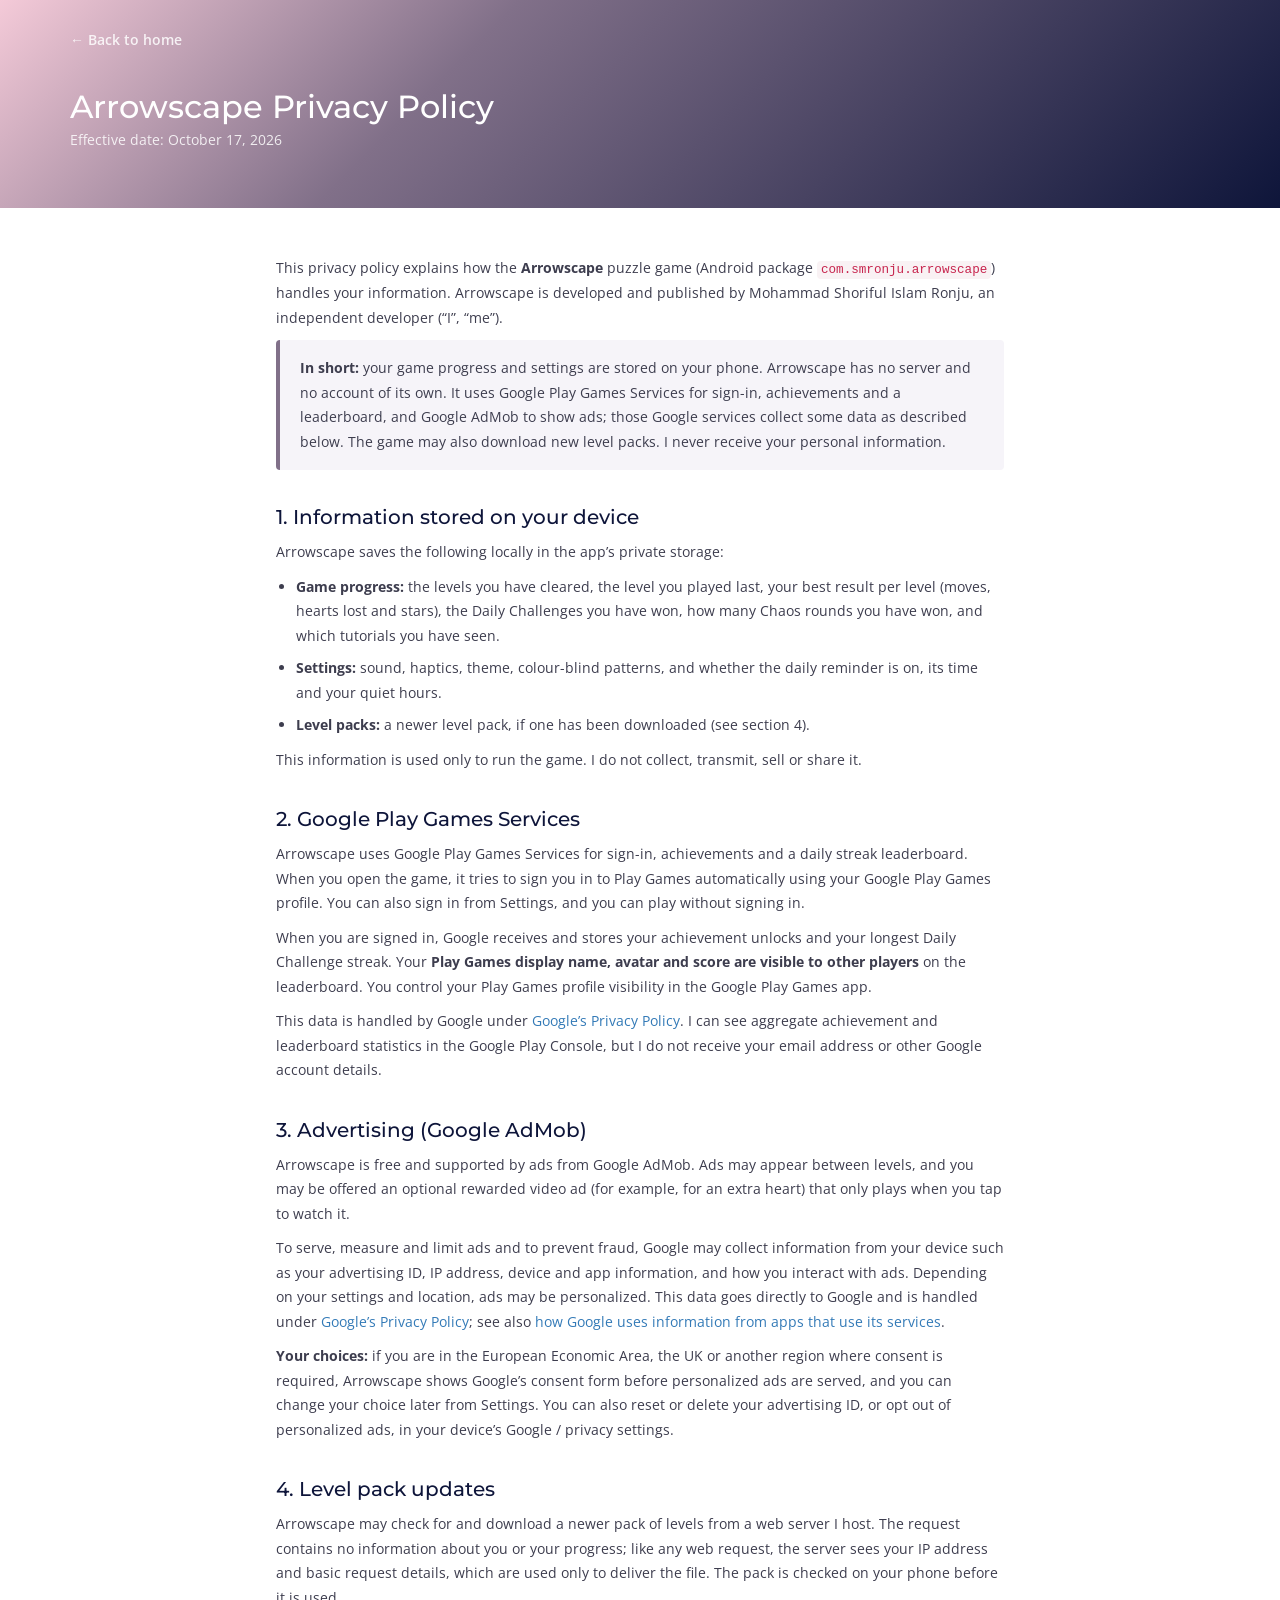
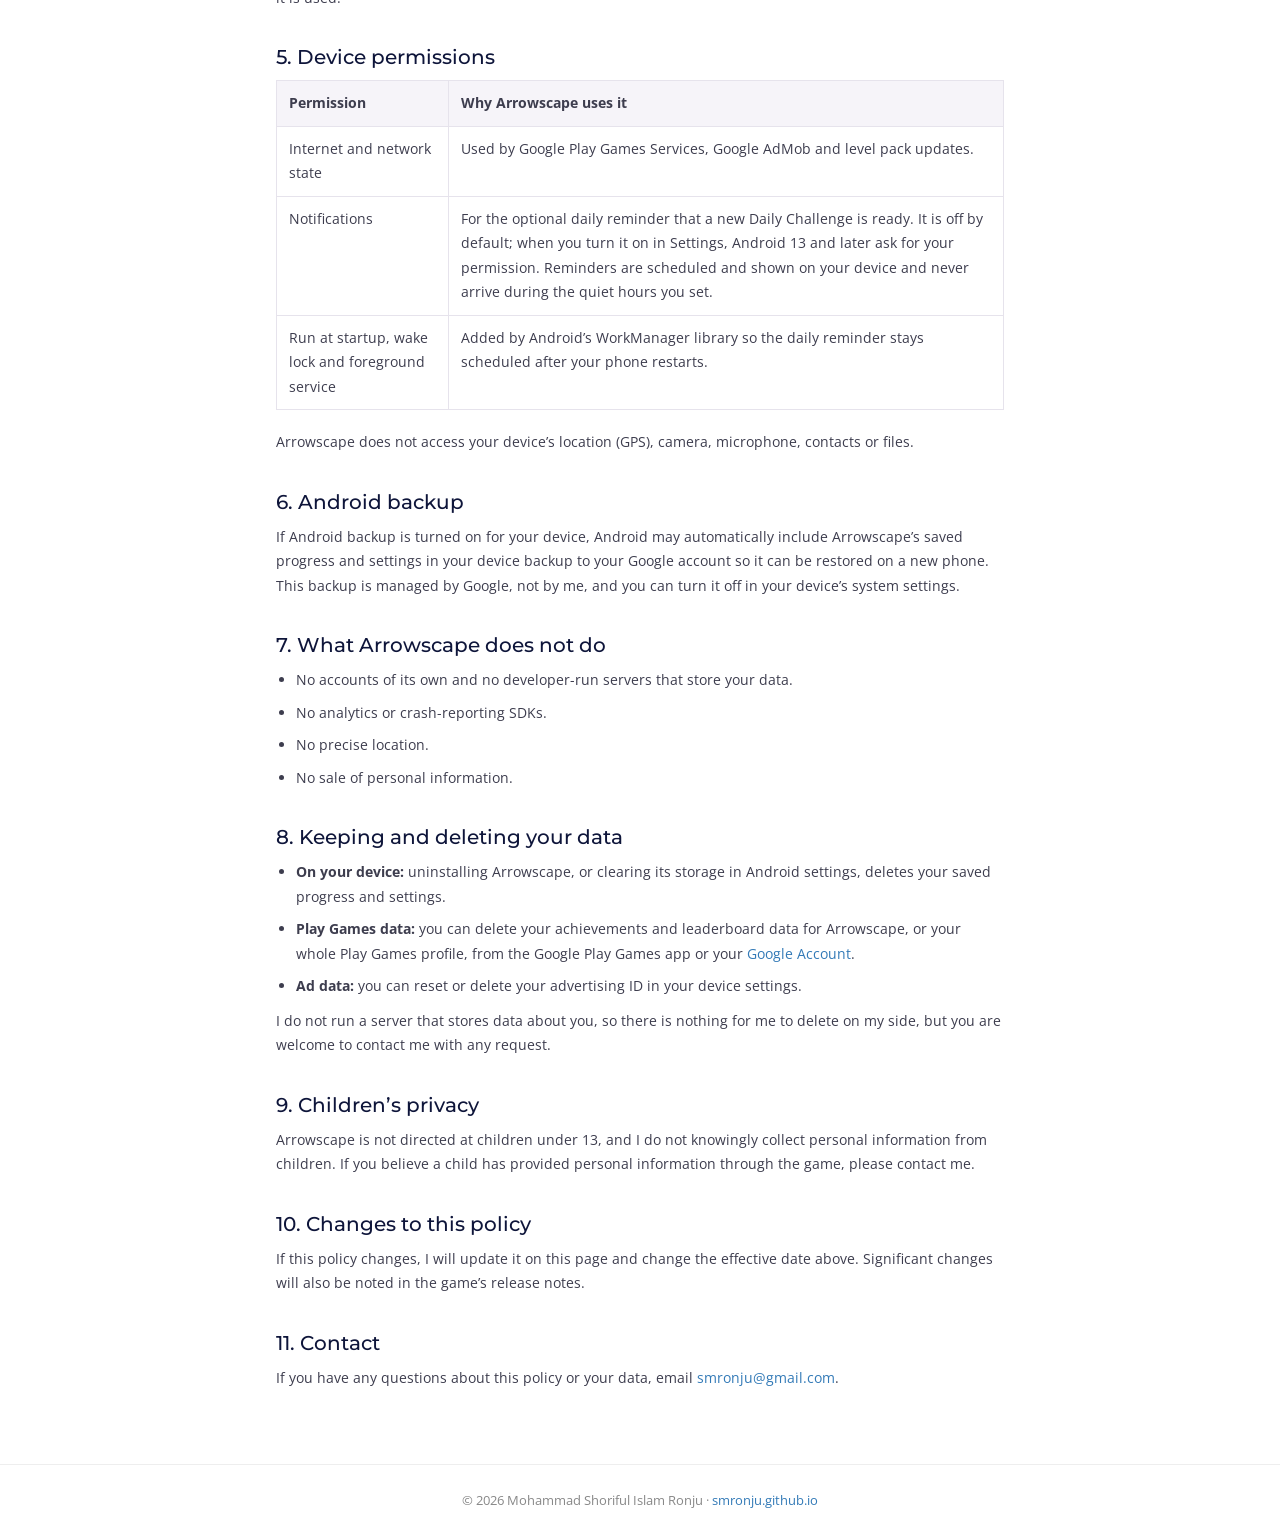
<file: privacy-arrowscape.html>
<!DOCTYPE html>
<html lang="en">
  <head>
    <meta charset="utf-8">
    <meta name="viewport" content="width=device-width, initial-scale=1, shrink-to-fit=no">
    <meta name="description" content="Privacy policy for the Arrowscape puzzle game by Mohammad Shoriful Islam Ronju.">
    <title>Arrowscape Privacy Policy</title>
    <link rel="stylesheet" href="css/bootstrap.min.css">
    <link href="https://fonts.googleapis.com/css?family=Montserrat:400,700" rel="stylesheet">
    <link href="https://fonts.googleapis.com/css?family=Open+Sans:400,600,700" rel="stylesheet">
    <link rel="stylesheet" href="css/legal.css">
  </head>
  <body>
    <header class="legal-header">
      <div class="container">
        <a href="index.html">&larr; Back to home</a>
        <div class="app-id">
          <div>
            <h1>Arrowscape Privacy Policy</h1>
            <p>Effective date: October 17, 2026</p>
          </div>
        </div>
      </div>
    </header>

    <main class="legal-body">
      <p>This privacy policy explains how the <strong>Arrowscape</strong> puzzle game (Android package <code>com.smronju.arrowscape</code>) handles your information. Arrowscape is developed and published by Mohammad Shoriful Islam Ronju, an independent developer (&ldquo;I&rdquo;, &ldquo;me&rdquo;).</p>

      <p class="summary"><strong>In short:</strong> your game progress and settings are stored on your phone. Arrowscape has no server and no account of its own. It uses Google Play Games Services for sign-in, achievements and a leaderboard, and Google AdMob to show ads; those Google services collect some data as described below. The game may also download new level packs. I never receive your personal information.</p>

      <h2>1. Information stored on your device</h2>
      <p>Arrowscape saves the following locally in the app&rsquo;s private storage:</p>
      <ul>
        <li><strong>Game progress:</strong> the levels you have cleared, the level you played last, your best result per level (moves, hearts lost and stars), the Daily Challenges you have won, how many Chaos rounds you have won, and which tutorials you have seen.</li>
        <li><strong>Settings:</strong> sound, haptics, theme, colour-blind patterns, and whether the daily reminder is on, its time and your quiet hours.</li>
        <li><strong>Level packs:</strong> a newer level pack, if one has been downloaded (see section 4).</li>
      </ul>
      <p>This information is used only to run the game. I do not collect, transmit, sell or share it.</p>

      <h2>2. Google Play Games Services</h2>
      <p>Arrowscape uses Google Play Games Services for sign-in, achievements and a daily streak leaderboard. When you open the game, it tries to sign you in to Play Games automatically using your Google Play Games profile. You can also sign in from Settings, and you can play without signing in.</p>
      <p>When you are signed in, Google receives and stores your achievement unlocks and your longest Daily Challenge streak. Your <strong>Play Games display name, avatar and score are visible to other players</strong> on the leaderboard. You control your Play Games profile visibility in the Google Play Games app.</p>
      <p>This data is handled by Google under <a href="https://policies.google.com/privacy" target="_blank" rel="noopener">Google&rsquo;s Privacy Policy</a>. I can see aggregate achievement and leaderboard statistics in the Google Play Console, but I do not receive your email address or other Google account details.</p>

      <h2>3. Advertising (Google AdMob)</h2>
      <p>Arrowscape is free and supported by ads from Google AdMob. Ads may appear between levels, and you may be offered an optional rewarded video ad (for example, for an extra heart) that only plays when you tap to watch it.</p>
      <p>To serve, measure and limit ads and to prevent fraud, Google may collect information from your device such as your advertising ID, IP address, device and app information, and how you interact with ads. Depending on your settings and location, ads may be personalized. This data goes directly to Google and is handled under <a href="https://policies.google.com/privacy" target="_blank" rel="noopener">Google&rsquo;s Privacy Policy</a>; see also <a href="https://policies.google.com/technologies/partner-sites" target="_blank" rel="noopener">how Google uses information from apps that use its services</a>.</p>
      <p><strong>Your choices:</strong> if you are in the European Economic Area, the UK or another region where consent is required, Arrowscape shows Google&rsquo;s consent form before personalized ads are served, and you can change your choice later from Settings. You can also reset or delete your advertising ID, or opt out of personalized ads, in your device&rsquo;s Google / privacy settings.</p>

      <h2>4. Level pack updates</h2>
      <p>Arrowscape may check for and download a newer pack of levels from a web server I host. The request contains no information about you or your progress; like any web request, the server sees your IP address and basic request details, which are used only to deliver the file. The pack is checked on your phone before it is used.</p>

      <h2>5. Device permissions</h2>
      <table>
        <tr><th>Permission</th><th>Why Arrowscape uses it</th></tr>
        <tr><td>Internet and network state</td><td>Used by Google Play Games Services, Google AdMob and level pack updates.</td></tr>
        <tr><td>Notifications</td><td>For the optional daily reminder that a new Daily Challenge is ready. It is off by default; when you turn it on in Settings, Android 13 and later ask for your permission. Reminders are scheduled and shown on your device and never arrive during the quiet hours you set.</td></tr>
        <tr><td>Run at startup, wake lock and foreground service</td><td>Added by Android&rsquo;s WorkManager library so the daily reminder stays scheduled after your phone restarts.</td></tr>
      </table>
      <p>Arrowscape does not access your device&rsquo;s location (GPS), camera, microphone, contacts or files.</p>

      <h2>6. Android backup</h2>
      <p>If Android backup is turned on for your device, Android may automatically include Arrowscape&rsquo;s saved progress and settings in your device backup to your Google account so it can be restored on a new phone. This backup is managed by Google, not by me, and you can turn it off in your device&rsquo;s system settings.</p>

      <h2>7. What Arrowscape does not do</h2>
      <ul>
        <li>No accounts of its own and no developer-run servers that store your data.</li>
        <li>No analytics or crash-reporting SDKs.</li>
        <li>No precise location.</li>
        <li>No sale of personal information.</li>
      </ul>

      <h2>8. Keeping and deleting your data</h2>
      <ul>
        <li><strong>On your device:</strong> uninstalling Arrowscape, or clearing its storage in Android settings, deletes your saved progress and settings.</li>
        <li><strong>Play Games data:</strong> you can delete your achievements and leaderboard data for Arrowscape, or your whole Play Games profile, from the Google Play Games app or your <a href="https://myaccount.google.com/" target="_blank" rel="noopener">Google Account</a>.</li>
        <li><strong>Ad data:</strong> you can reset or delete your advertising ID in your device settings.</li>
      </ul>
      <p>I do not run a server that stores data about you, so there is nothing for me to delete on my side, but you are welcome to contact me with any request.</p>

      <h2>9. Children&rsquo;s privacy</h2>
      <p>Arrowscape is not directed at children under 13, and I do not knowingly collect personal information from children. If you believe a child has provided personal information through the game, please contact me.</p>

      <h2>10. Changes to this policy</h2>
      <p>If this policy changes, I will update it on this page and change the effective date above. Significant changes will also be noted in the game&rsquo;s release notes.</p>

      <h2>11. Contact</h2>
      <p>If you have any questions about this policy or your data, email <a href="mailto:smronju@gmail.com">smronju@gmail.com</a>.</p>
    </main>

    <footer class="legal-footer">&copy; 2026 Mohammad Shoriful Islam Ronju &middot; <a href="index.html">smronju.github.io</a></footer>
  </body>
</html>
</file>
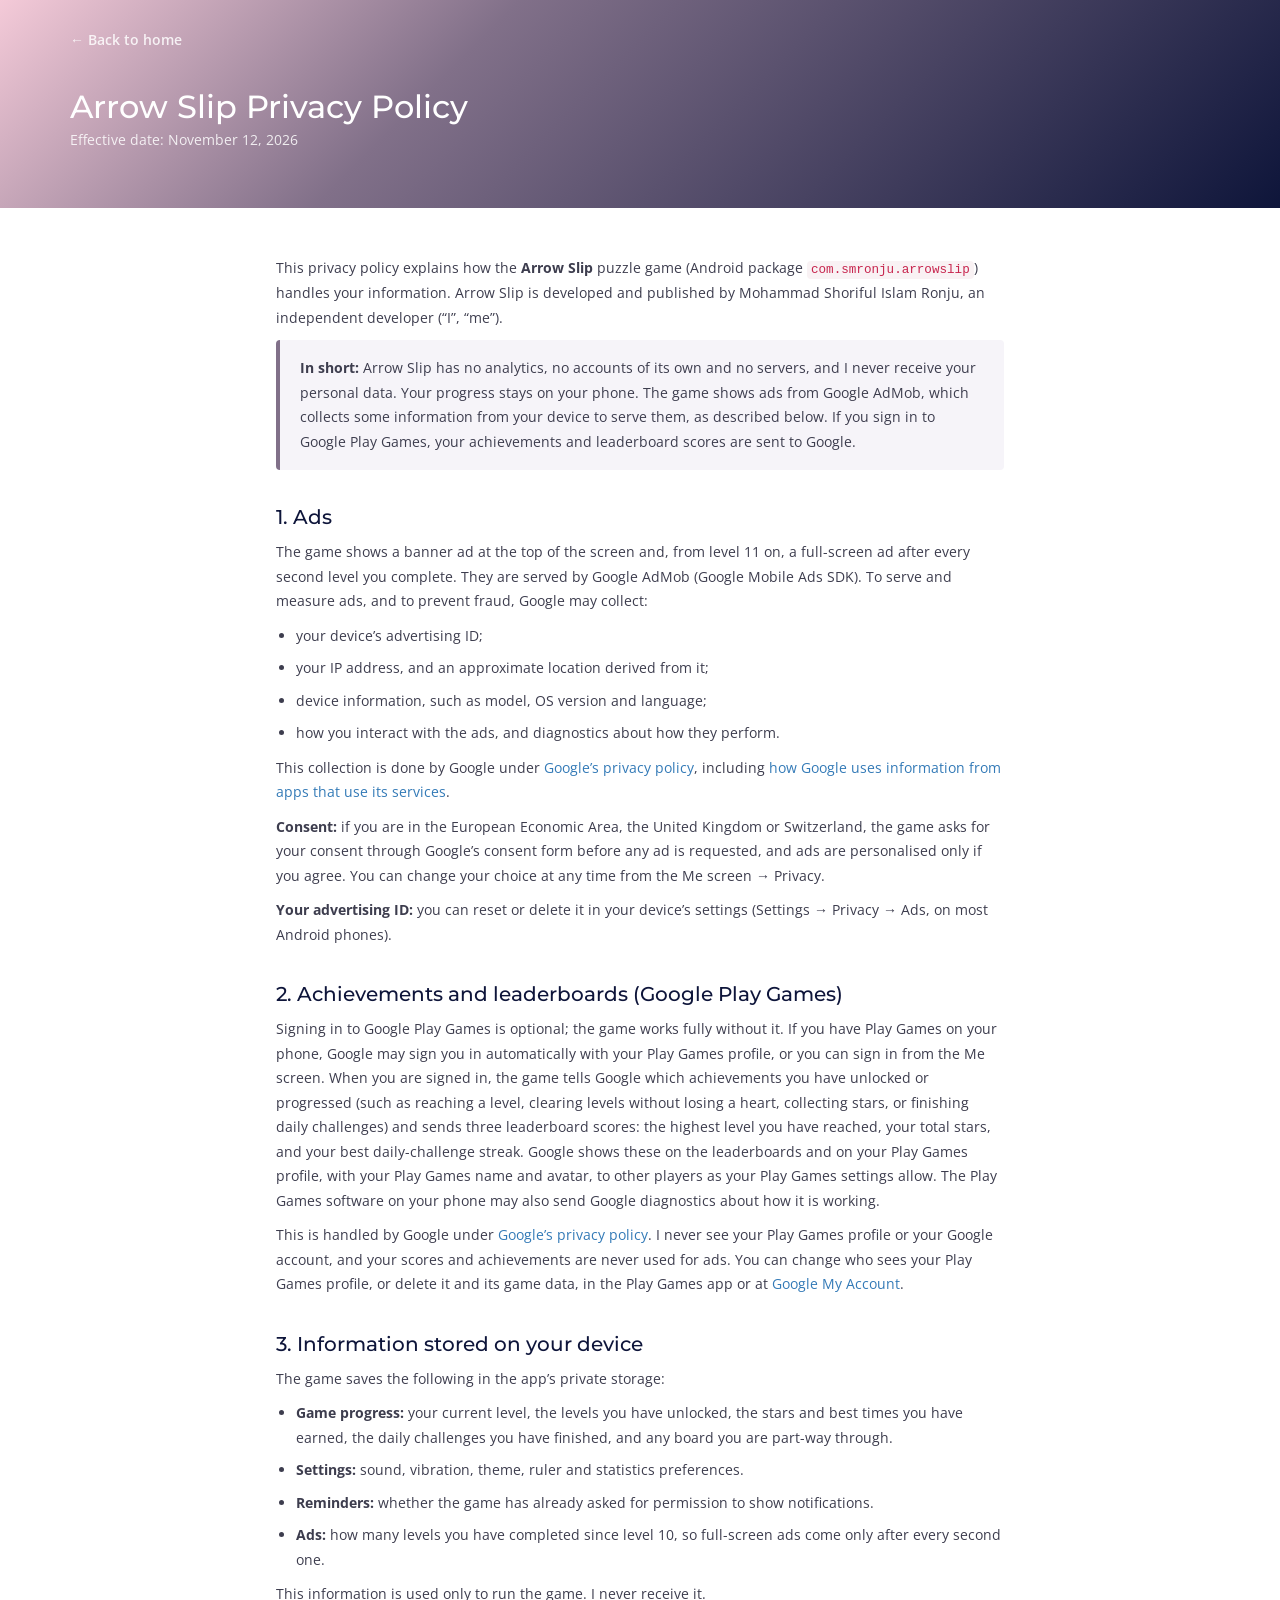
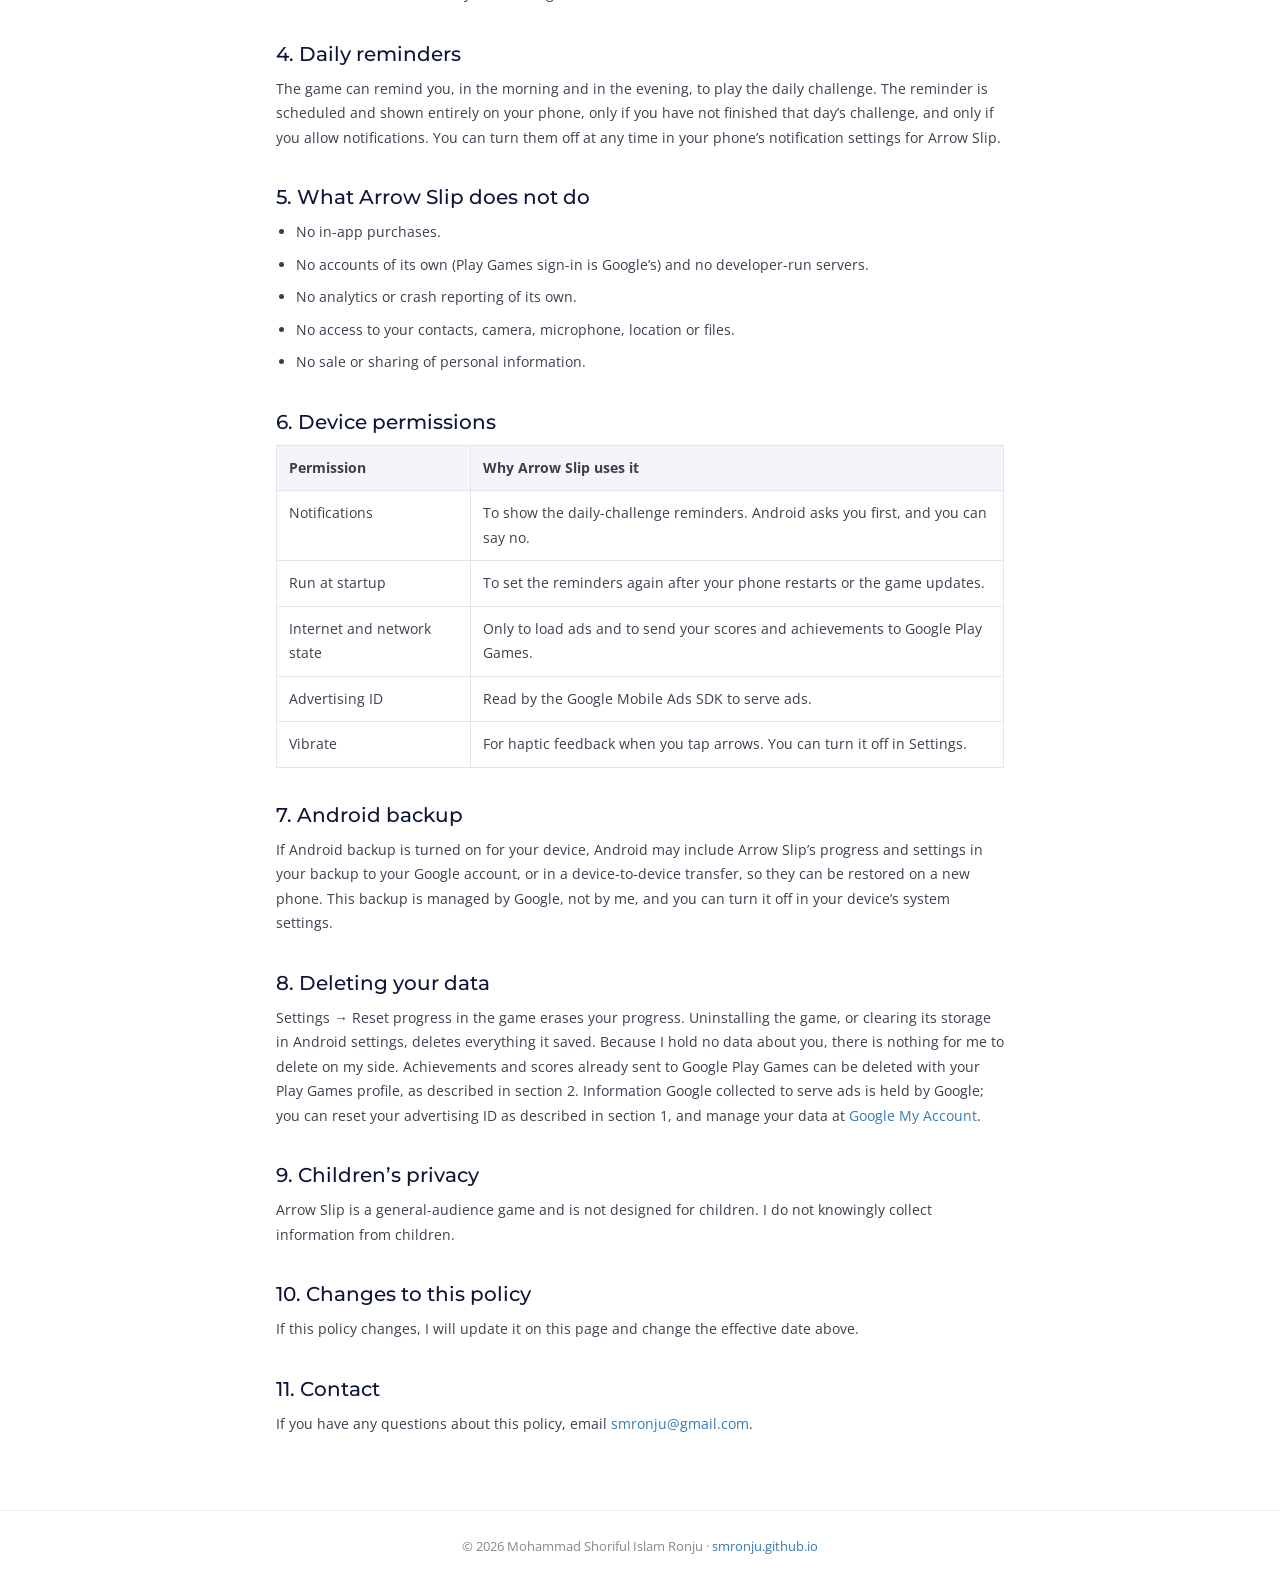
<file: privacy-arrowslip.html>
<!DOCTYPE html>
<html lang="en">
  <head>
    <meta charset="utf-8">
    <meta name="viewport" content="width=device-width, initial-scale=1, shrink-to-fit=no">
    <meta name="description" content="Privacy policy for the Arrow Slip puzzle game by Mohammad Shoriful Islam Ronju.">
    <title>Arrow Slip Privacy Policy</title>
    <link rel="stylesheet" href="css/bootstrap.min.css">
    <link href="https://fonts.googleapis.com/css?family=Montserrat:400,700" rel="stylesheet">
    <link href="https://fonts.googleapis.com/css?family=Open+Sans:400,600,700" rel="stylesheet">
    <link rel="stylesheet" href="css/legal.css">
  </head>
  <body>
    <header class="legal-header">
      <div class="container">
        <a href="index.html">&larr; Back to home</a>
        <div class="app-id">
          <div>
            <h1>Arrow Slip Privacy Policy</h1>
            <p>Effective date: November 12, 2026</p>
          </div>
        </div>
      </div>
    </header>

    <main class="legal-body">
      <p>This privacy policy explains how the <strong>Arrow Slip</strong> puzzle game (Android package <code>com.smronju.arrowslip</code>) handles your information. Arrow Slip is developed and published by Mohammad Shoriful Islam Ronju, an independent developer (&ldquo;I&rdquo;, &ldquo;me&rdquo;).</p>

      <p class="summary"><strong>In short:</strong> Arrow Slip has no analytics, no accounts of its own and no servers, and I never receive your personal data. Your progress stays on your phone. The game shows ads from Google AdMob, which collects some information from your device to serve them, as described below. If you sign in to Google Play Games, your achievements and leaderboard scores are sent to Google.</p>

      <h2>1. Ads</h2>
      <p>The game shows a banner ad at the top of the screen and, from level 11 on, a full-screen ad after every second level you complete. They are served by Google AdMob (Google Mobile Ads SDK). To serve and measure ads, and to prevent fraud, Google may collect:</p>
      <ul>
        <li>your device&rsquo;s advertising ID;</li>
        <li>your IP address, and an approximate location derived from it;</li>
        <li>device information, such as model, OS version and language;</li>
        <li>how you interact with the ads, and diagnostics about how they perform.</li>
      </ul>
      <p>This collection is done by Google under <a href="https://policies.google.com/privacy">Google&rsquo;s privacy policy</a>, including <a href="https://policies.google.com/technologies/partner-sites">how Google uses information from apps that use its services</a>.</p>
      <p><strong>Consent:</strong> if you are in the European Economic Area, the United Kingdom or Switzerland, the game asks for your consent through Google&rsquo;s consent form before any ad is requested, and ads are personalised only if you agree. You can change your choice at any time from the Me screen &rarr; Privacy.</p>
      <p><strong>Your advertising ID:</strong> you can reset or delete it in your device&rsquo;s settings (Settings &rarr; Privacy &rarr; Ads, on most Android phones).</p>

      <h2>2. Achievements and leaderboards (Google Play Games)</h2>
      <p>Signing in to Google Play Games is optional; the game works fully without it. If you have Play Games on your phone, Google may sign you in automatically with your Play Games profile, or you can sign in from the Me screen. When you are signed in, the game tells Google which achievements you have unlocked or progressed (such as reaching a level, clearing levels without losing a heart, collecting stars, or finishing daily challenges) and sends three leaderboard scores: the highest level you have reached, your total stars, and your best daily-challenge streak. Google shows these on the leaderboards and on your Play Games profile, with your Play Games name and avatar, to other players as your Play Games settings allow. The Play Games software on your phone may also send Google diagnostics about how it is working.</p>
      <p>This is handled by Google under <a href="https://policies.google.com/privacy">Google&rsquo;s privacy policy</a>. I never see your Play Games profile or your Google account, and your scores and achievements are never used for ads. You can change who sees your Play Games profile, or delete it and its game data, in the Play Games app or at <a href="https://myaccount.google.com/data-and-privacy">Google My Account</a>.</p>

      <h2>3. Information stored on your device</h2>
      <p>The game saves the following in the app&rsquo;s private storage:</p>
      <ul>
        <li><strong>Game progress:</strong> your current level, the levels you have unlocked, the stars and best times you have earned, the daily challenges you have finished, and any board you are part-way through.</li>
        <li><strong>Settings:</strong> sound, vibration, theme, ruler and statistics preferences.</li>
        <li><strong>Reminders:</strong> whether the game has already asked for permission to show notifications.</li>
        <li><strong>Ads:</strong> how many levels you have completed since level 10, so full-screen ads come only after every second one.</li>
      </ul>
      <p>This information is used only to run the game. I never receive it.</p>

      <h2>4. Daily reminders</h2>
      <p>The game can remind you, in the morning and in the evening, to play the daily challenge. The reminder is scheduled and shown entirely on your phone, only if you have not finished that day&rsquo;s challenge, and only if you allow notifications. You can turn them off at any time in your phone&rsquo;s notification settings for Arrow Slip.</p>

      <h2>5. What Arrow Slip does not do</h2>
      <ul>
        <li>No in-app purchases.</li>
        <li>No accounts of its own (Play Games sign-in is Google&rsquo;s) and no developer-run servers.</li>
        <li>No analytics or crash reporting of its own.</li>
        <li>No access to your contacts, camera, microphone, location or files.</li>
        <li>No sale or sharing of personal information.</li>
      </ul>

      <h2>6. Device permissions</h2>
      <table>
        <tr><th>Permission</th><th>Why Arrow Slip uses it</th></tr>
        <tr><td>Notifications</td><td>To show the daily-challenge reminders. Android asks you first, and you can say no.</td></tr>
        <tr><td>Run at startup</td><td>To set the reminders again after your phone restarts or the game updates.</td></tr>
        <tr><td>Internet and network state</td><td>Only to load ads and to send your scores and achievements to Google Play Games.</td></tr>
        <tr><td>Advertising ID</td><td>Read by the Google Mobile Ads SDK to serve ads.</td></tr>
        <tr><td>Vibrate</td><td>For haptic feedback when you tap arrows. You can turn it off in Settings.</td></tr>
      </table>

      <h2>7. Android backup</h2>
      <p>If Android backup is turned on for your device, Android may include Arrow Slip&rsquo;s progress and settings in your backup to your Google account, or in a device-to-device transfer, so they can be restored on a new phone. This backup is managed by Google, not by me, and you can turn it off in your device&rsquo;s system settings.</p>

      <h2>8. Deleting your data</h2>
      <p>Settings &rarr; Reset progress in the game erases your progress. Uninstalling the game, or clearing its storage in Android settings, deletes everything it saved. Because I hold no data about you, there is nothing for me to delete on my side. Achievements and scores already sent to Google Play Games can be deleted with your Play Games profile, as described in section 2. Information Google collected to serve ads is held by Google; you can reset your advertising ID as described in section 1, and manage your data at <a href="https://myaccount.google.com/data-and-privacy">Google My Account</a>.</p>

      <h2>9. Children&rsquo;s privacy</h2>
      <p>Arrow Slip is a general-audience game and is not designed for children. I do not knowingly collect information from children.</p>

      <h2>10. Changes to this policy</h2>
      <p>If this policy changes, I will update it on this page and change the effective date above.</p>

      <h2>11. Contact</h2>
      <p>If you have any questions about this policy, email <a href="mailto:smronju@gmail.com">smronju@gmail.com</a>.</p>
    </main>

    <footer class="legal-footer">&copy; 2026 Mohammad Shoriful Islam Ronju &middot; <a href="index.html">smronju.github.io</a></footer>
  </body>
</html>
</file>
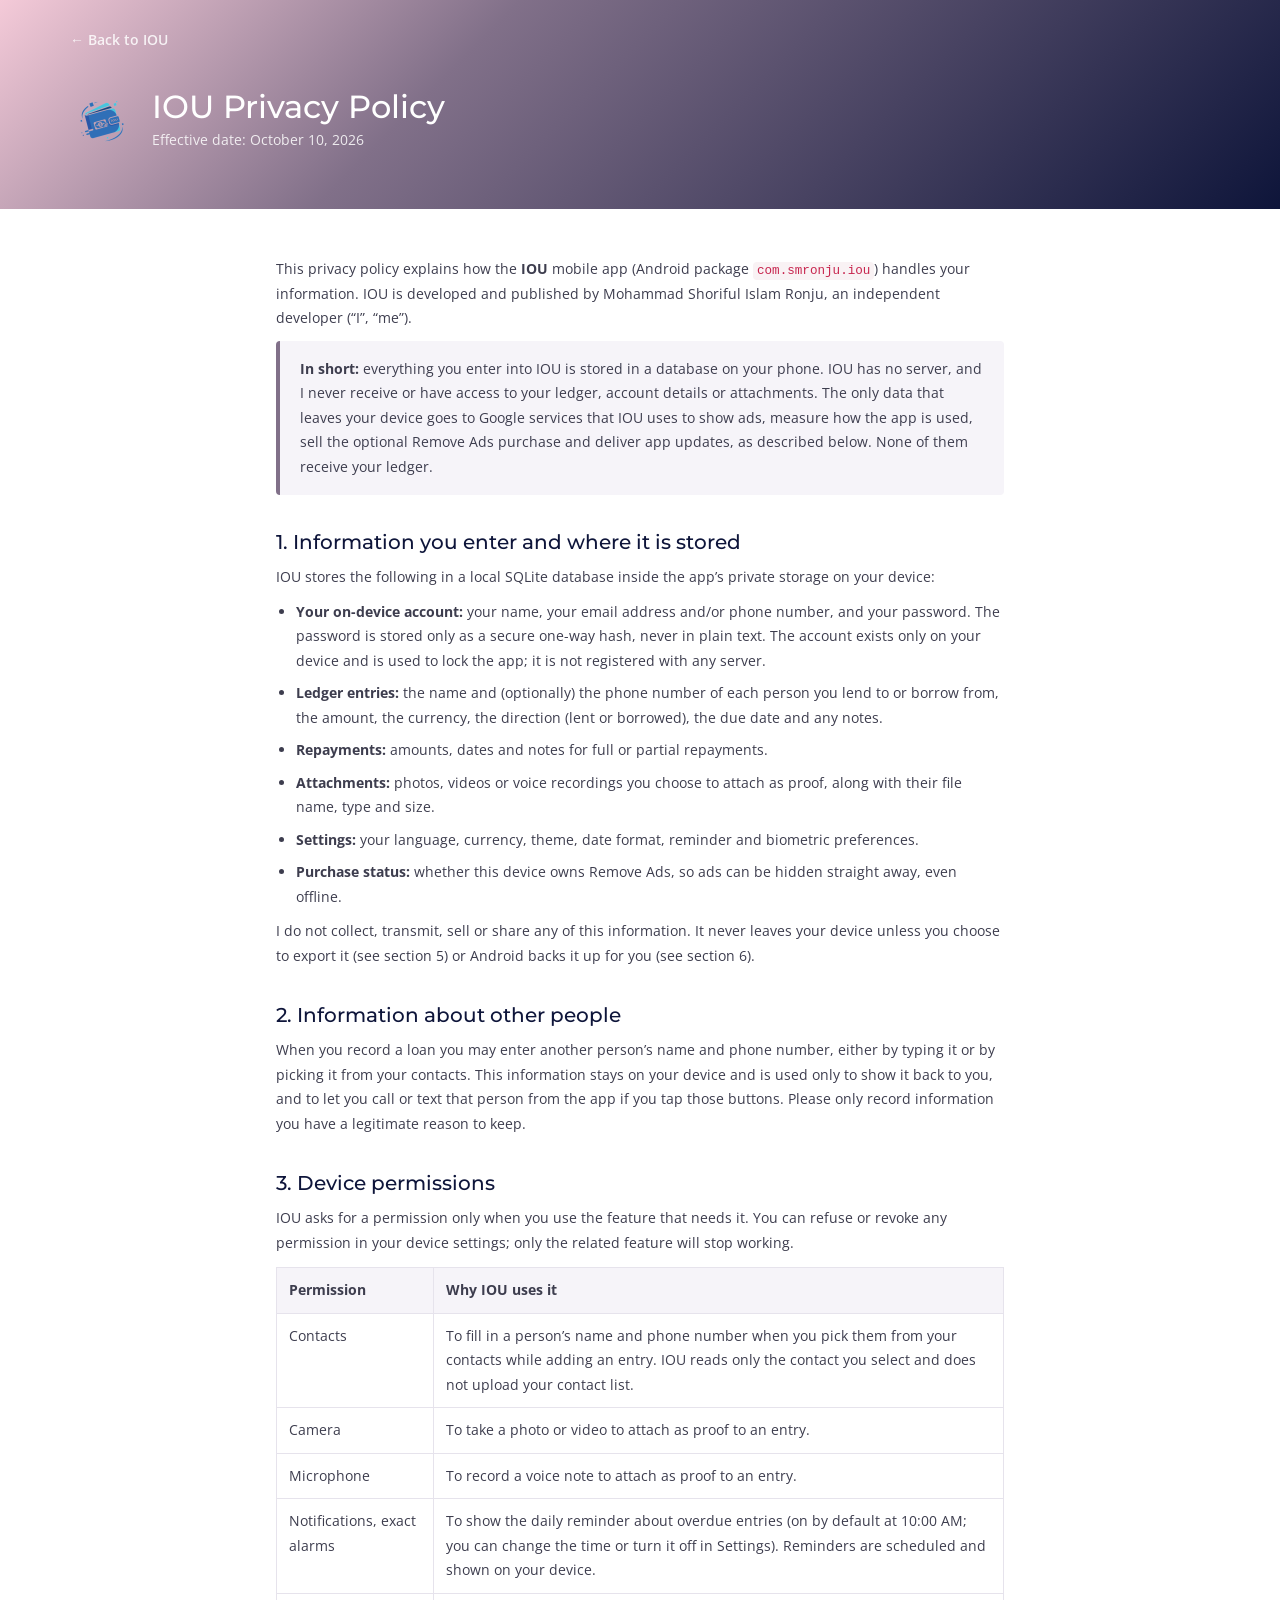
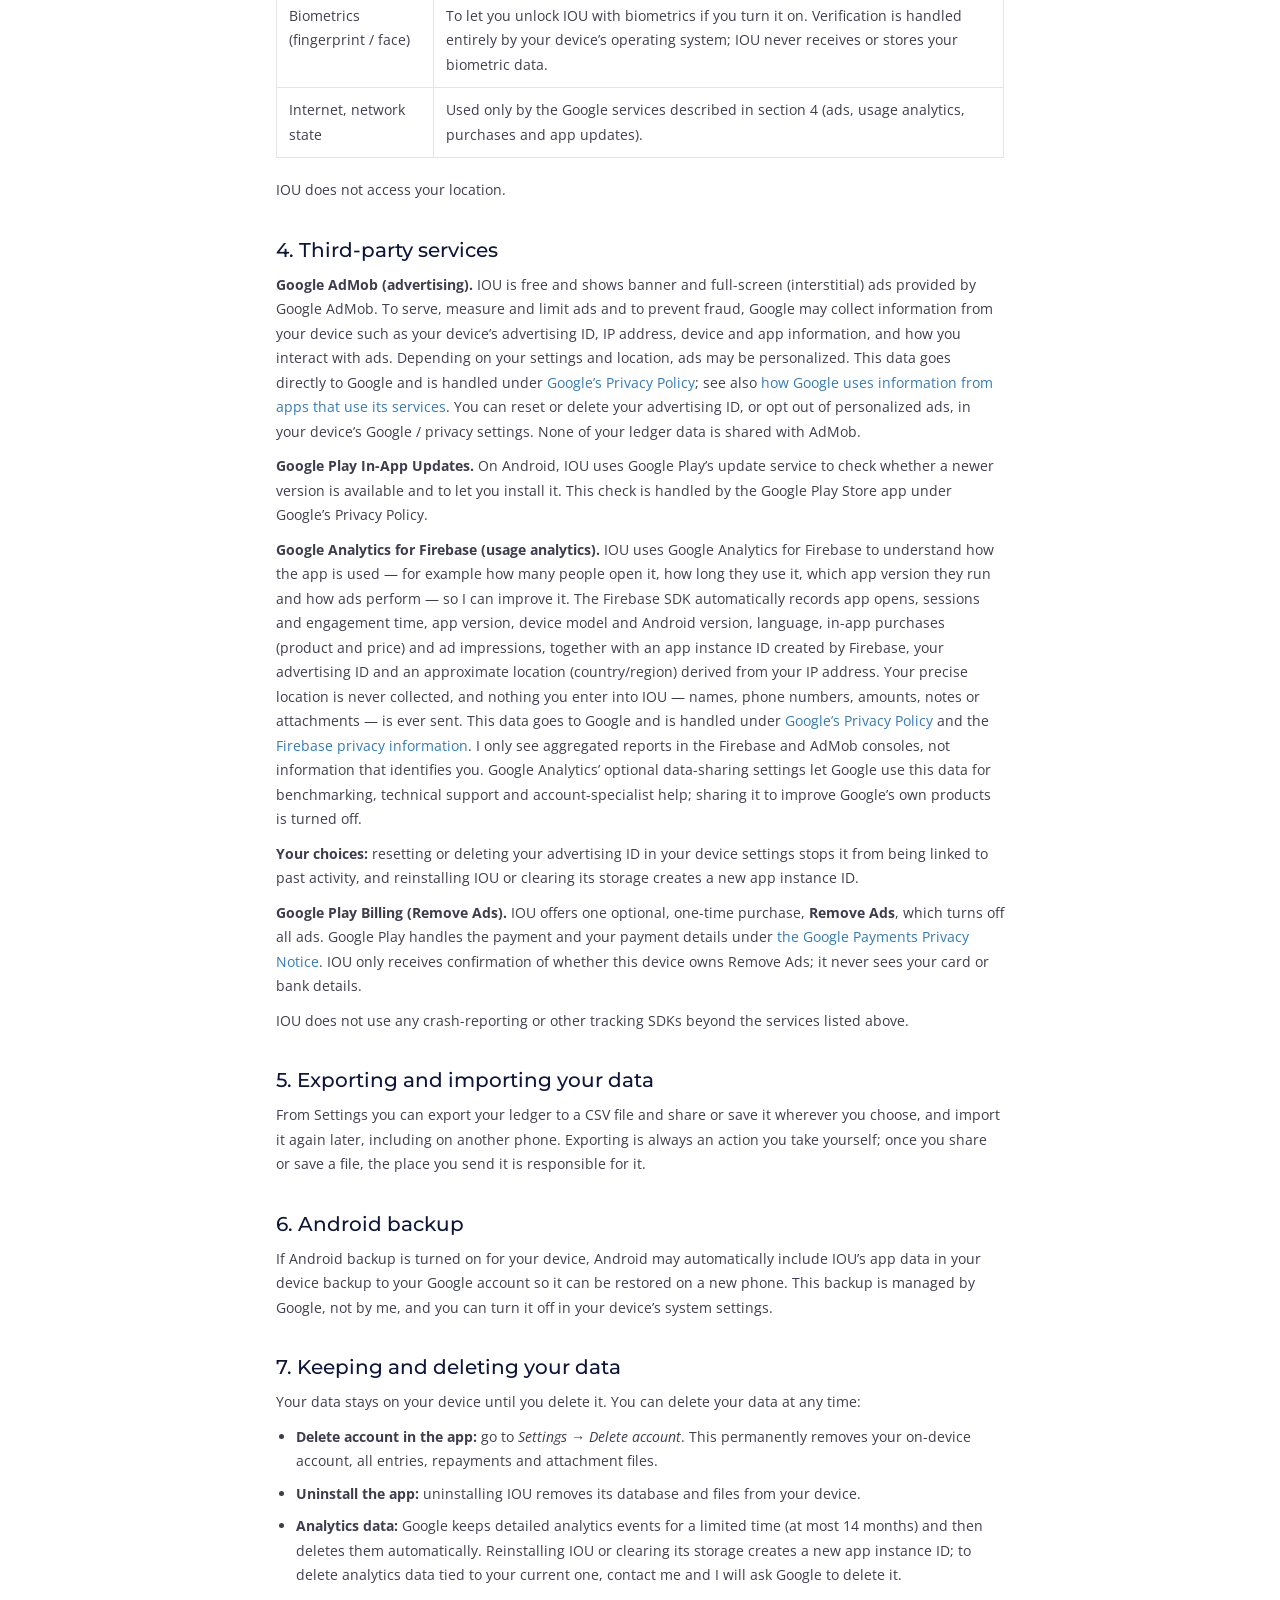
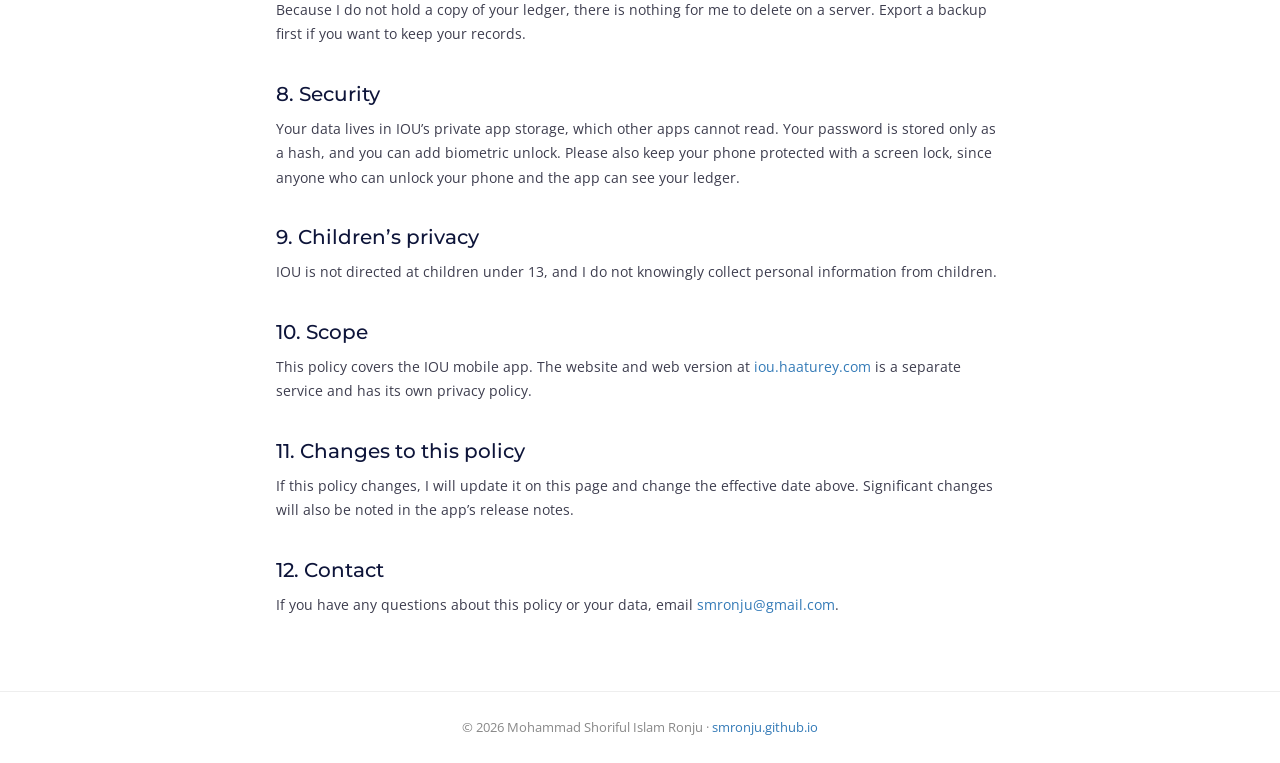
<file: privacy-iou.html>
<!DOCTYPE html>
<html lang="en">
  <head>
    <meta charset="utf-8">
    <meta name="viewport" content="width=device-width, initial-scale=1, shrink-to-fit=no">
    <meta name="description" content="Privacy policy for the IOU mobile app by Mohammad Shoriful Islam Ronju.">
    <title>IOU Privacy Policy</title>
    <link rel="icon" href="images/apps/iou.png" type="image/png">
    <link rel="apple-touch-icon" href="images/apps/iou.png">
    <link rel="stylesheet" href="css/bootstrap.min.css">
    <link href="https://fonts.googleapis.com/css?family=Montserrat:400,700" rel="stylesheet">
    <link href="https://fonts.googleapis.com/css?family=Open+Sans:400,600,700" rel="stylesheet">
    <link rel="stylesheet" href="css/legal.css">
  </head>
  <body>
    <header class="legal-header">
      <div class="container">
        <a href="iou.html">&larr; Back to IOU</a>
        <div class="app-id">
          <img src="images/apps/iou.png" alt="IOU app icon">
          <div>
            <h1>IOU Privacy Policy</h1>
            <p>Effective date: October 10, 2026</p>
          </div>
        </div>
      </div>
    </header>

    <main class="legal-body">
      <p>This privacy policy explains how the <strong>IOU</strong> mobile app (Android package <code>com.smronju.iou</code>) handles your information. IOU is developed and published by Mohammad Shoriful Islam Ronju, an independent developer (&ldquo;I&rdquo;, &ldquo;me&rdquo;).</p>

      <p class="summary"><strong>In short:</strong> everything you enter into IOU is stored in a database on your phone. IOU has no server, and I never receive or have access to your ledger, account details or attachments. The only data that leaves your device goes to Google services that IOU uses to show ads, measure how the app is used, sell the optional Remove Ads purchase and deliver app updates, as described below. None of them receive your ledger.</p>

      <h2>1. Information you enter and where it is stored</h2>
      <p>IOU stores the following in a local SQLite database inside the app&rsquo;s private storage on your device:</p>
      <ul>
        <li><strong>Your on-device account:</strong> your name, your email address and/or phone number, and your password. The password is stored only as a secure one-way hash, never in plain text. The account exists only on your device and is used to lock the app; it is not registered with any server.</li>
        <li><strong>Ledger entries:</strong> the name and (optionally) the phone number of each person you lend to or borrow from, the amount, the currency, the direction (lent or borrowed), the due date and any notes.</li>
        <li><strong>Repayments:</strong> amounts, dates and notes for full or partial repayments.</li>
        <li><strong>Attachments:</strong> photos, videos or voice recordings you choose to attach as proof, along with their file name, type and size.</li>
        <li><strong>Settings:</strong> your language, currency, theme, date format, reminder and biometric preferences.</li>
        <li><strong>Purchase status:</strong> whether this device owns Remove Ads, so ads can be hidden straight away, even offline.</li>
      </ul>
      <p>I do not collect, transmit, sell or share any of this information. It never leaves your device unless you choose to export it (see section 5) or Android backs it up for you (see section 6).</p>

      <h2>2. Information about other people</h2>
      <p>When you record a loan you may enter another person&rsquo;s name and phone number, either by typing it or by picking it from your contacts. This information stays on your device and is used only to show it back to you, and to let you call or text that person from the app if you tap those buttons. Please only record information you have a legitimate reason to keep.</p>

      <h2>3. Device permissions</h2>
      <p>IOU asks for a permission only when you use the feature that needs it. You can refuse or revoke any permission in your device settings; only the related feature will stop working.</p>
      <table>
        <tr><th>Permission</th><th>Why IOU uses it</th></tr>
        <tr><td>Contacts</td><td>To fill in a person&rsquo;s name and phone number when you pick them from your contacts while adding an entry. IOU reads only the contact you select and does not upload your contact list.</td></tr>
        <tr><td>Camera</td><td>To take a photo or video to attach as proof to an entry.</td></tr>
        <tr><td>Microphone</td><td>To record a voice note to attach as proof to an entry.</td></tr>
        <tr><td>Notifications, exact alarms</td><td>To show the daily reminder about overdue entries (on by default at 10:00 AM; you can change the time or turn it off in Settings). Reminders are scheduled and shown on your device.</td></tr>
        <tr><td>Biometrics (fingerprint / face)</td><td>To let you unlock IOU with biometrics if you turn it on. Verification is handled entirely by your device&rsquo;s operating system; IOU never receives or stores your biometric data.</td></tr>
        <tr><td>Internet, network state</td><td>Used only by the Google services described in section 4 (ads, usage analytics, purchases and app updates).</td></tr>
      </table>
      <p>IOU does not access your location.</p>

      <h2>4. Third-party services</h2>
      <p><strong>Google AdMob (advertising).</strong> IOU is free and shows banner and full-screen (interstitial) ads provided by Google AdMob. To serve, measure and limit ads and to prevent fraud, Google may collect information from your device such as your device&rsquo;s advertising ID, IP address, device and app information, and how you interact with ads. Depending on your settings and location, ads may be personalized. This data goes directly to Google and is handled under <a href="https://policies.google.com/privacy" target="_blank" rel="noopener">Google&rsquo;s Privacy Policy</a>; see also <a href="https://policies.google.com/technologies/partner-sites" target="_blank" rel="noopener">how Google uses information from apps that use its services</a>. You can reset or delete your advertising ID, or opt out of personalized ads, in your device&rsquo;s Google / privacy settings. None of your ledger data is shared with AdMob.</p>
      <p><strong>Google Play In-App Updates.</strong> On Android, IOU uses Google Play&rsquo;s update service to check whether a newer version is available and to let you install it. This check is handled by the Google Play Store app under Google&rsquo;s Privacy Policy.</p>
      <p><strong>Google Analytics for Firebase (usage analytics).</strong> IOU uses Google Analytics for Firebase to understand how the app is used &mdash; for example how many people open it, how long they use it, which app version they run and how ads perform &mdash; so I can improve it. The Firebase SDK automatically records app opens, sessions and engagement time, app version, device model and Android version, language, in-app purchases (product and price) and ad impressions, together with an app instance ID created by Firebase, your advertising ID and an approximate location (country/region) derived from your IP address. Your precise location is never collected, and nothing you enter into IOU &mdash; names, phone numbers, amounts, notes or attachments &mdash; is ever sent. This data goes to Google and is handled under <a href="https://policies.google.com/privacy" target="_blank" rel="noopener">Google&rsquo;s Privacy Policy</a> and the <a href="https://firebase.google.com/support/privacy" target="_blank" rel="noopener">Firebase privacy information</a>. I only see aggregated reports in the Firebase and AdMob consoles, not information that identifies you. Google Analytics&rsquo; optional data-sharing settings let Google use this data for benchmarking, technical support and account-specialist help; sharing it to improve Google&rsquo;s own products is turned off.</p>
      <p><strong>Your choices:</strong> resetting or deleting your advertising ID in your device settings stops it from being linked to past activity, and reinstalling IOU or clearing its storage creates a new app instance ID.</p>
      <p><strong>Google Play Billing (Remove Ads).</strong> IOU offers one optional, one-time purchase, <strong>Remove Ads</strong>, which turns off all ads. Google Play handles the payment and your payment details under <a href="https://payments.google.com/payments/apis-secure/u/0/get_legal_document?ldo=0&amp;ldt=privacynotice" target="_blank" rel="noopener">the Google Payments Privacy Notice</a>. IOU only receives confirmation of whether this device owns Remove Ads; it never sees your card or bank details.</p>
      <p>IOU does not use any crash-reporting or other tracking SDKs beyond the services listed above.</p>

      <h2>5. Exporting and importing your data</h2>
      <p>From Settings you can export your ledger to a CSV file and share or save it wherever you choose, and import it again later, including on another phone. Exporting is always an action you take yourself; once you share or save a file, the place you send it is responsible for it.</p>

      <h2>6. Android backup</h2>
      <p>If Android backup is turned on for your device, Android may automatically include IOU&rsquo;s app data in your device backup to your Google account so it can be restored on a new phone. This backup is managed by Google, not by me, and you can turn it off in your device&rsquo;s system settings.</p>

      <h2>7. Keeping and deleting your data</h2>
      <p>Your data stays on your device until you delete it. You can delete your data at any time:</p>
      <ul>
        <li><strong>Delete account in the app:</strong> go to <em>Settings &rarr; Delete account</em>. This permanently removes your on-device account, all entries, repayments and attachment files.</li>
        <li><strong>Uninstall the app:</strong> uninstalling IOU removes its database and files from your device.</li>
        <li><strong>Analytics data:</strong> Google keeps detailed analytics events for a limited time (at most 14 months) and then deletes them automatically. Reinstalling IOU or clearing its storage creates a new app instance ID; to delete analytics data tied to your current one, contact me and I will ask Google to delete it.</li>
      </ul>
      <p>Because I do not hold a copy of your ledger, there is nothing for me to delete on a server. Export a backup first if you want to keep your records.</p>

      <h2>8. Security</h2>
      <p>Your data lives in IOU&rsquo;s private app storage, which other apps cannot read. Your password is stored only as a hash, and you can add biometric unlock. Please also keep your phone protected with a screen lock, since anyone who can unlock your phone and the app can see your ledger.</p>

      <h2>9. Children&rsquo;s privacy</h2>
      <p>IOU is not directed at children under 13, and I do not knowingly collect personal information from children.</p>

      <h2>10. Scope</h2>
      <p>This policy covers the IOU mobile app. The website and web version at <a href="https://iou.haaturey.com" target="_blank" rel="noopener">iou.haaturey.com</a> is a separate service and has its own privacy policy.</p>

      <h2>11. Changes to this policy</h2>
      <p>If this policy changes, I will update it on this page and change the effective date above. Significant changes will also be noted in the app&rsquo;s release notes.</p>

      <h2>12. Contact</h2>
      <p>If you have any questions about this policy or your data, email <a href="mailto:smronju@gmail.com">smronju@gmail.com</a>.</p>
    </main>

    <footer class="legal-footer">&copy; 2026 Mohammad Shoriful Islam Ronju &middot; <a href="index.html">smronju.github.io</a></footer>
  </body>
</html>
</file>
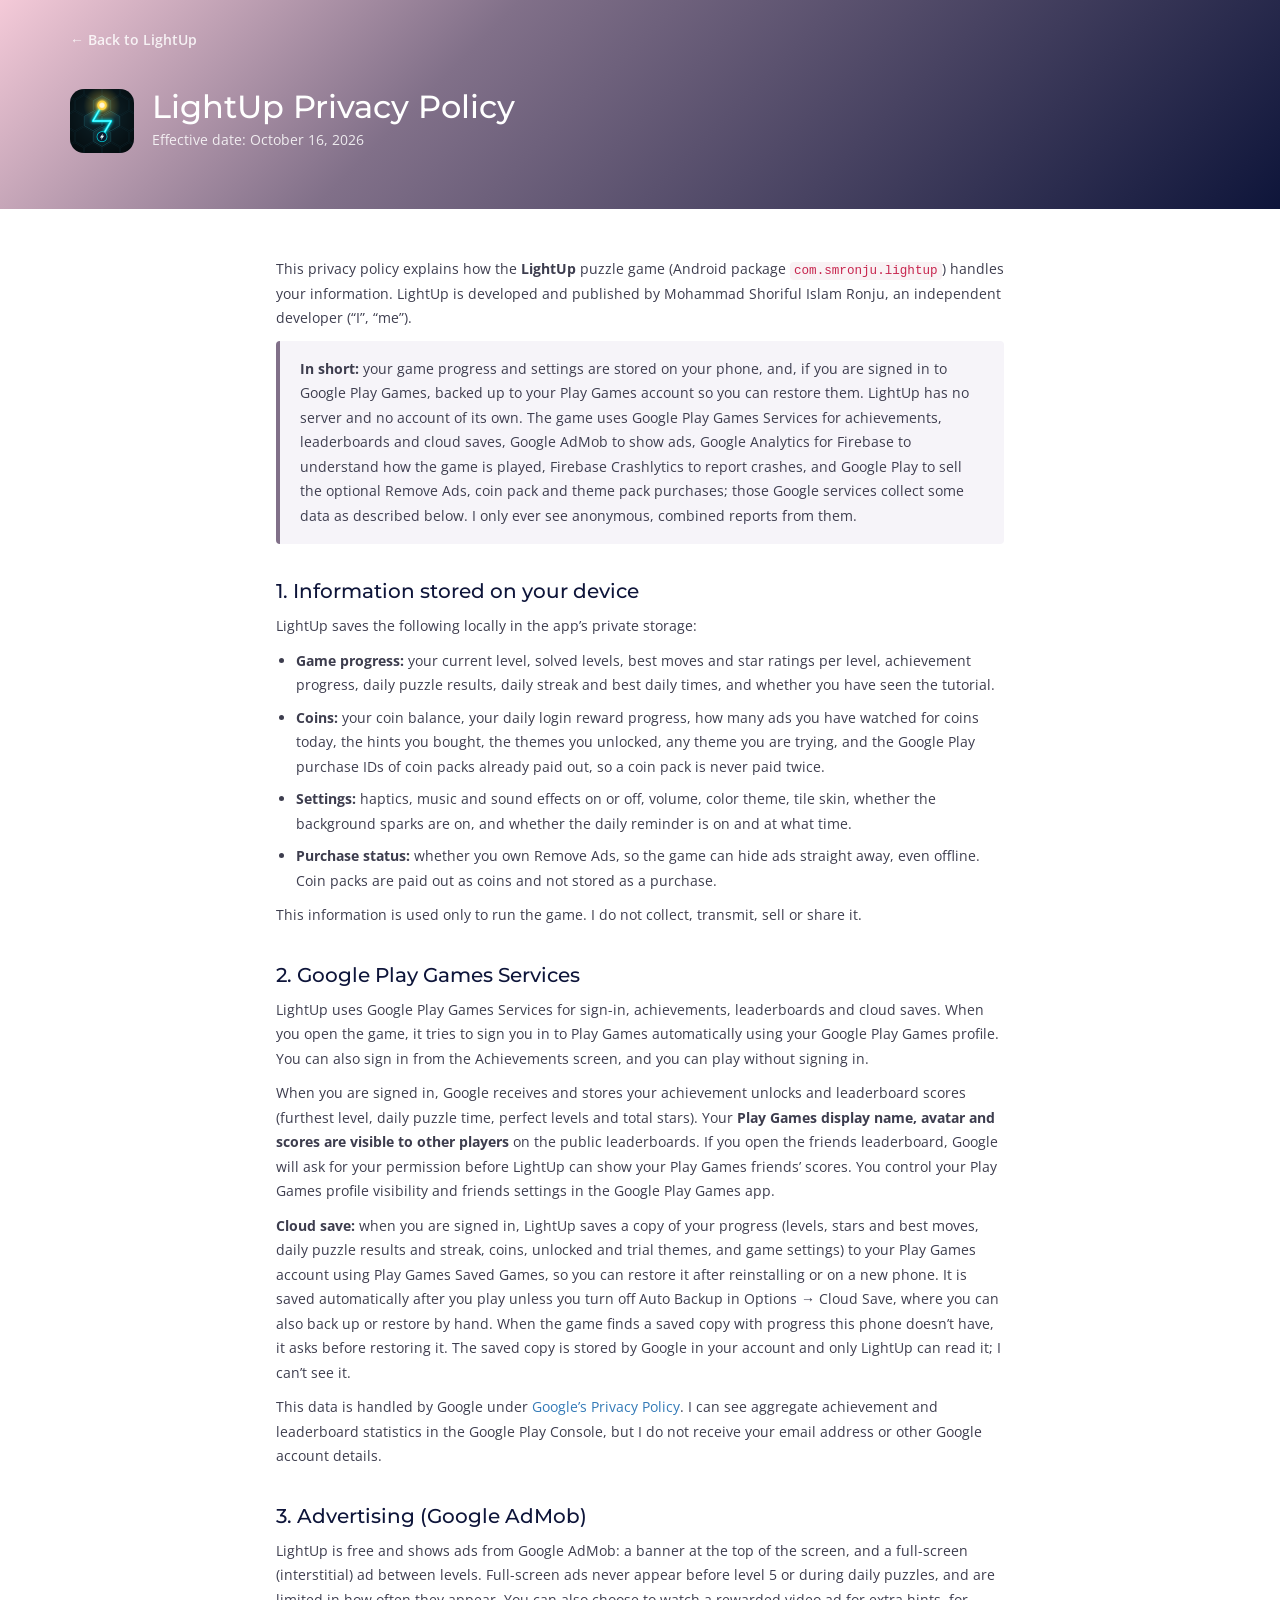
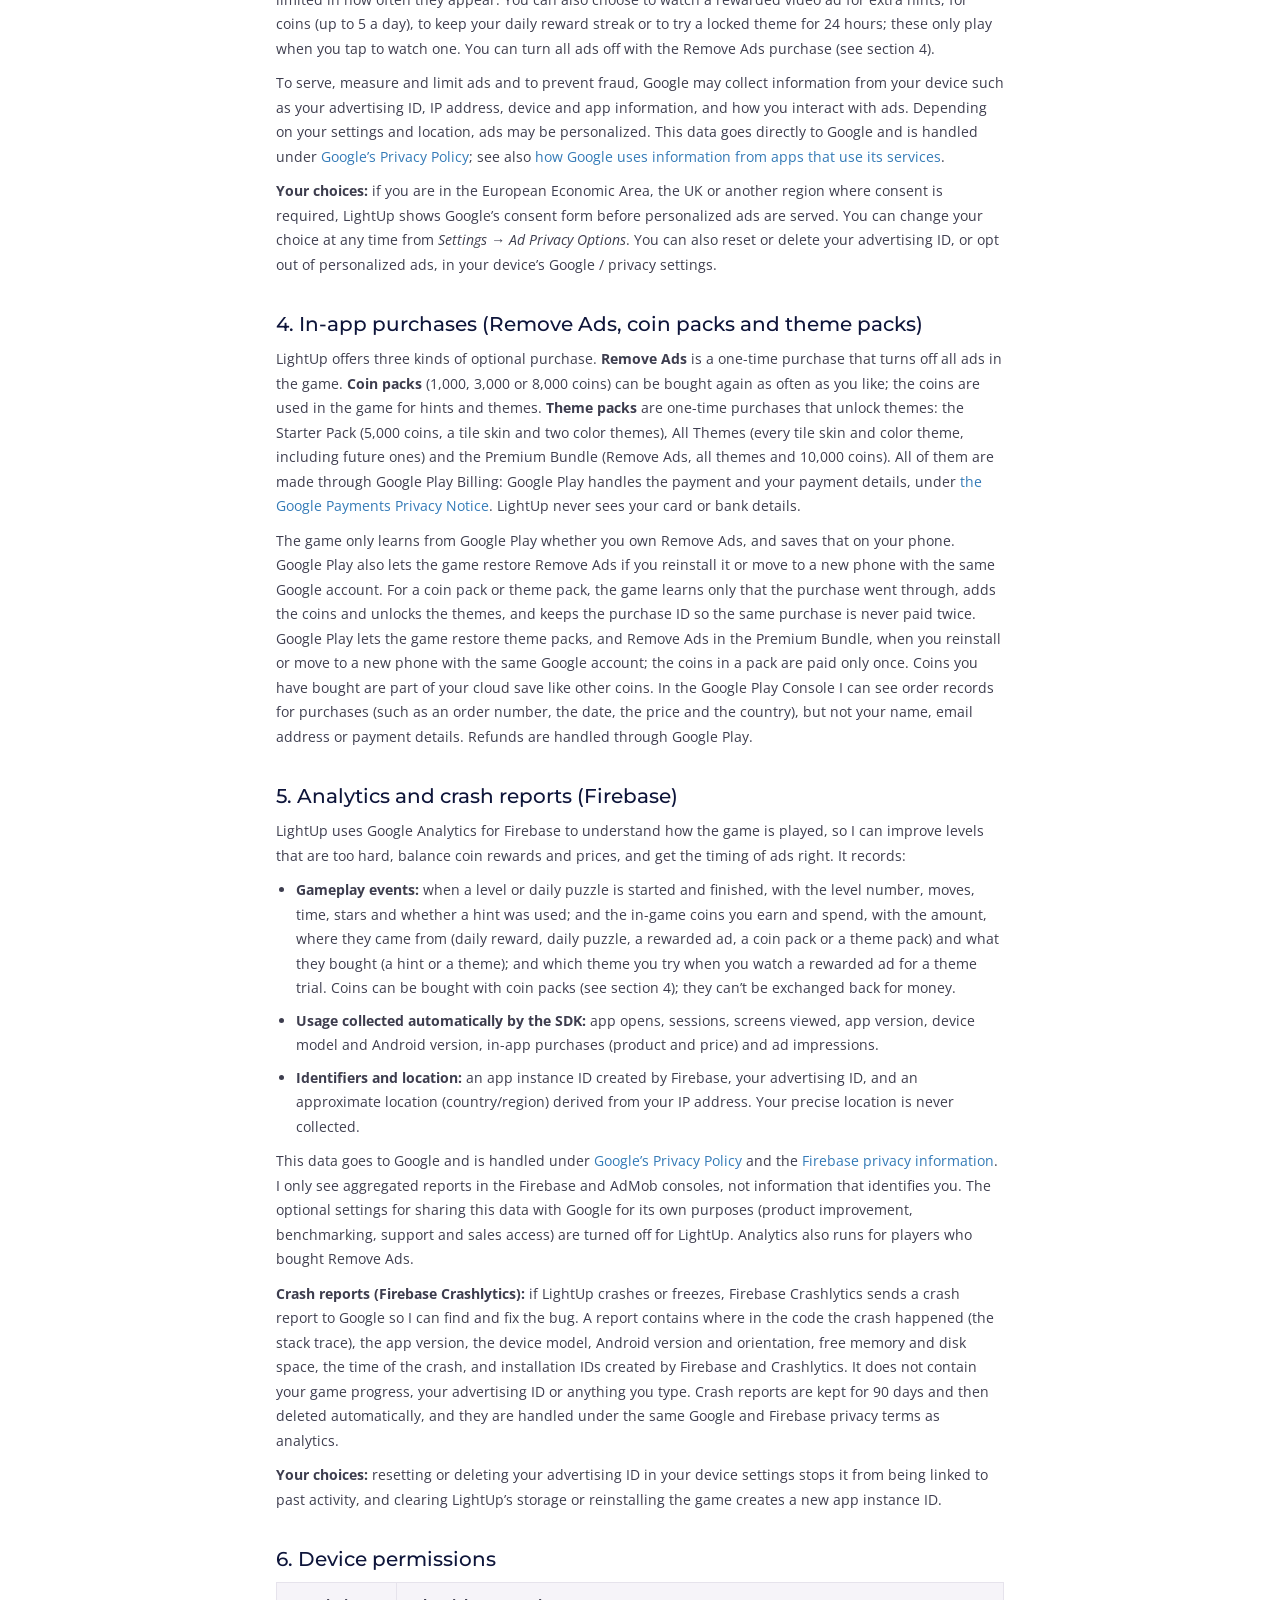
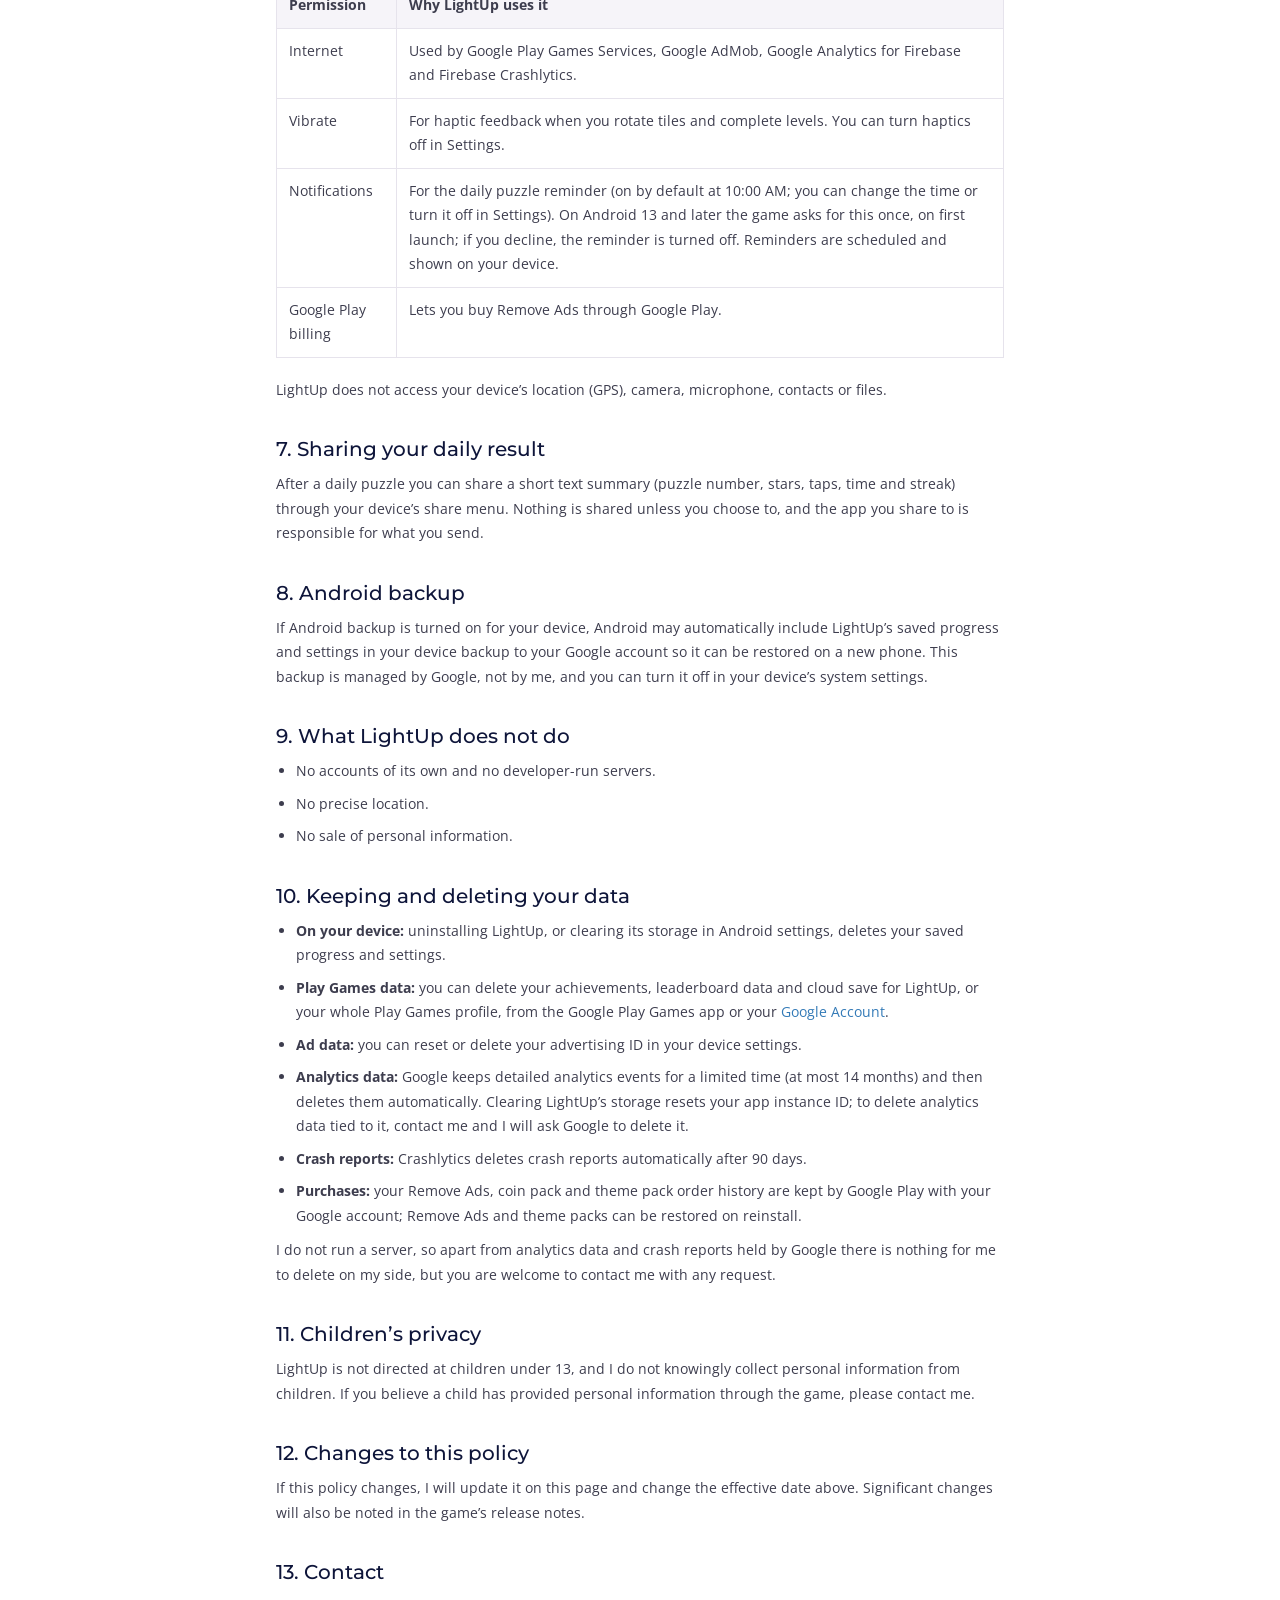
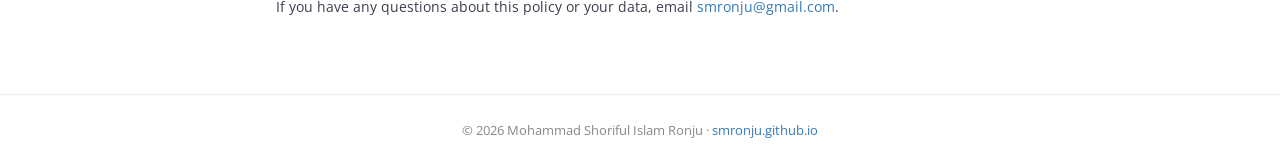
<file: privacy-lightup.html>
<!DOCTYPE html>
<html lang="en">
  <head>
    <meta charset="utf-8">
    <meta name="viewport" content="width=device-width, initial-scale=1, shrink-to-fit=no">
    <meta name="description" content="Privacy policy for the LightUp puzzle game by Mohammad Shoriful Islam Ronju.">
    <title>LightUp Privacy Policy</title>
    <link rel="icon" href="images/apps/lightup.png" type="image/png">
    <link rel="apple-touch-icon" href="images/apps/lightup.png">
    <link rel="stylesheet" href="css/bootstrap.min.css">
    <link href="https://fonts.googleapis.com/css?family=Montserrat:400,700" rel="stylesheet">
    <link href="https://fonts.googleapis.com/css?family=Open+Sans:400,600,700" rel="stylesheet">
    <link rel="stylesheet" href="css/legal.css">
  </head>
  <body>
    <header class="legal-header">
      <div class="container">
        <a href="lightup.html">&larr; Back to LightUp</a>
        <div class="app-id">
          <img src="images/apps/lightup.png" alt="LightUp game icon">
          <div>
            <h1>LightUp Privacy Policy</h1>
            <p>Effective date: October 16, 2026</p>
          </div>
        </div>
      </div>
    </header>

    <main class="legal-body">
      <p>This privacy policy explains how the <strong>LightUp</strong> puzzle game (Android package <code>com.smronju.lightup</code>) handles your information. LightUp is developed and published by Mohammad Shoriful Islam Ronju, an independent developer (&ldquo;I&rdquo;, &ldquo;me&rdquo;).</p>

      <p class="summary"><strong>In short:</strong> your game progress and settings are stored on your phone, and, if you are signed in to Google Play Games, backed up to your Play Games account so you can restore them. LightUp has no server and no account of its own. The game uses Google Play Games Services for achievements, leaderboards and cloud saves, Google AdMob to show ads, Google Analytics for Firebase to understand how the game is played, Firebase Crashlytics to report crashes, and Google Play to sell the optional Remove Ads, coin pack and theme pack purchases; those Google services collect some data as described below. I only ever see anonymous, combined reports from them.</p>

      <h2>1. Information stored on your device</h2>
      <p>LightUp saves the following locally in the app&rsquo;s private storage:</p>
      <ul>
        <li><strong>Game progress:</strong> your current level, solved levels, best moves and star ratings per level, achievement progress, daily puzzle results, daily streak and best daily times, and whether you have seen the tutorial.</li>
        <li><strong>Coins:</strong> your coin balance, your daily login reward progress, how many ads you have watched for coins today, the hints you bought, the themes you unlocked, any theme you are trying, and the Google Play purchase IDs of coin packs already paid out, so a coin pack is never paid twice.</li>
        <li><strong>Settings:</strong> haptics, music and sound effects on or off, volume, color theme, tile skin, whether the background sparks are on, and whether the daily reminder is on and at what time.</li>
        <li><strong>Purchase status:</strong> whether you own Remove Ads, so the game can hide ads straight away, even offline. Coin packs are paid out as coins and not stored as a purchase.</li>
      </ul>
      <p>This information is used only to run the game. I do not collect, transmit, sell or share it.</p>

      <h2>2. Google Play Games Services</h2>
      <p>LightUp uses Google Play Games Services for sign-in, achievements, leaderboards and cloud saves. When you open the game, it tries to sign you in to Play Games automatically using your Google Play Games profile. You can also sign in from the Achievements screen, and you can play without signing in.</p>
      <p>When you are signed in, Google receives and stores your achievement unlocks and leaderboard scores (furthest level, daily puzzle time, perfect levels and total stars). Your <strong>Play Games display name, avatar and scores are visible to other players</strong> on the public leaderboards. If you open the friends leaderboard, Google will ask for your permission before LightUp can show your Play Games friends&rsquo; scores. You control your Play Games profile visibility and friends settings in the Google Play Games app.</p>
      <p><strong>Cloud save:</strong> when you are signed in, LightUp saves a copy of your progress (levels, stars and best moves, daily puzzle results and streak, coins, unlocked and trial themes, and game settings) to your Play Games account using Play Games Saved Games, so you can restore it after reinstalling or on a new phone. It is saved automatically after you play unless you turn off Auto Backup in Options &rarr; Cloud Save, where you can also back up or restore by hand. When the game finds a saved copy with progress this phone doesn&rsquo;t have, it asks before restoring it. The saved copy is stored by Google in your account and only LightUp can read it; I can&rsquo;t see it.</p>
      <p>This data is handled by Google under <a href="https://policies.google.com/privacy" target="_blank" rel="noopener">Google&rsquo;s Privacy Policy</a>. I can see aggregate achievement and leaderboard statistics in the Google Play Console, but I do not receive your email address or other Google account details.</p>

      <h2>3. Advertising (Google AdMob)</h2>
      <p>LightUp is free and shows ads from Google AdMob: a banner at the top of the screen, and a full-screen (interstitial) ad between levels. Full-screen ads never appear before level 5 or during daily puzzles, and are limited in how often they appear. You can also choose to watch a rewarded video ad for extra hints, for coins (up to 5 a day), to keep your daily reward streak or to try a locked theme for 24 hours; these only play when you tap to watch one. You can turn all ads off with the Remove Ads purchase (see section 4).</p>
      <p>To serve, measure and limit ads and to prevent fraud, Google may collect information from your device such as your advertising ID, IP address, device and app information, and how you interact with ads. Depending on your settings and location, ads may be personalized. This data goes directly to Google and is handled under <a href="https://policies.google.com/privacy" target="_blank" rel="noopener">Google&rsquo;s Privacy Policy</a>; see also <a href="https://policies.google.com/technologies/partner-sites" target="_blank" rel="noopener">how Google uses information from apps that use its services</a>.</p>
      <p><strong>Your choices:</strong> if you are in the European Economic Area, the UK or another region where consent is required, LightUp shows Google&rsquo;s consent form before personalized ads are served. You can change your choice at any time from <em>Settings &rarr; Ad Privacy Options</em>. You can also reset or delete your advertising ID, or opt out of personalized ads, in your device&rsquo;s Google / privacy settings.</p>

      <h2>4. In-app purchases (Remove Ads, coin packs and theme packs)</h2>
      <p>LightUp offers three kinds of optional purchase. <strong>Remove Ads</strong> is a one-time purchase that turns off all ads in the game. <strong>Coin packs</strong> (1,000, 3,000 or 8,000 coins) can be bought again as often as you like; the coins are used in the game for hints and themes. <strong>Theme packs</strong> are one-time purchases that unlock themes: the Starter Pack (5,000 coins, a tile skin and two color themes), All Themes (every tile skin and color theme, including future ones) and the Premium Bundle (Remove Ads, all themes and 10,000 coins). All of them are made through Google Play Billing: Google Play handles the payment and your payment details, under <a href="https://payments.google.com/payments/apis-secure/u/0/get_legal_document?ldo=0&amp;ldt=privacynotice" target="_blank" rel="noopener">the Google Payments Privacy Notice</a>. LightUp never sees your card or bank details.</p>
      <p>The game only learns from Google Play whether you own Remove Ads, and saves that on your phone. Google Play also lets the game restore Remove Ads if you reinstall it or move to a new phone with the same Google account. For a coin pack or theme pack, the game learns only that the purchase went through, adds the coins and unlocks the themes, and keeps the purchase ID so the same purchase is never paid twice. Google Play lets the game restore theme packs, and Remove Ads in the Premium Bundle, when you reinstall or move to a new phone with the same Google account; the coins in a pack are paid only once. Coins you have bought are part of your cloud save like other coins. In the Google Play Console I can see order records for purchases (such as an order number, the date, the price and the country), but not your name, email address or payment details. Refunds are handled through Google Play.</p>

      <h2>5. Analytics and crash reports (Firebase)</h2>
      <p>LightUp uses Google Analytics for Firebase to understand how the game is played, so I can improve levels that are too hard, balance coin rewards and prices, and get the timing of ads right. It records:</p>
      <ul>
        <li><strong>Gameplay events:</strong> when a level or daily puzzle is started and finished, with the level number, moves, time, stars and whether a hint was used; and the in-game coins you earn and spend, with the amount, where they came from (daily reward, daily puzzle, a rewarded ad, a coin pack or a theme pack) and what they bought (a hint or a theme); and which theme you try when you watch a rewarded ad for a theme trial. Coins can be bought with coin packs (see section 4); they can&rsquo;t be exchanged back for money.</li>
        <li><strong>Usage collected automatically by the SDK:</strong> app opens, sessions, screens viewed, app version, device model and Android version, in-app purchases (product and price) and ad impressions.</li>
        <li><strong>Identifiers and location:</strong> an app instance ID created by Firebase, your advertising ID, and an approximate location (country/region) derived from your IP address. Your precise location is never collected.</li>
      </ul>
      <p>This data goes to Google and is handled under <a href="https://policies.google.com/privacy" target="_blank" rel="noopener">Google&rsquo;s Privacy Policy</a> and the <a href="https://firebase.google.com/support/privacy" target="_blank" rel="noopener">Firebase privacy information</a>. I only see aggregated reports in the Firebase and AdMob consoles, not information that identifies you. The optional settings for sharing this data with Google for its own purposes (product improvement, benchmarking, support and sales access) are turned off for LightUp. Analytics also runs for players who bought Remove Ads.</p>
      <p><strong>Crash reports (Firebase Crashlytics):</strong> if LightUp crashes or freezes, Firebase Crashlytics sends a crash report to Google so I can find and fix the bug. A report contains where in the code the crash happened (the stack trace), the app version, the device model, Android version and orientation, free memory and disk space, the time of the crash, and installation IDs created by Firebase and Crashlytics. It does not contain your game progress, your advertising ID or anything you type. Crash reports are kept for 90 days and then deleted automatically, and they are handled under the same Google and Firebase privacy terms as analytics.</p>
      <p><strong>Your choices:</strong> resetting or deleting your advertising ID in your device settings stops it from being linked to past activity, and clearing LightUp&rsquo;s storage or reinstalling the game creates a new app instance ID.</p>

      <h2>6. Device permissions</h2>
      <table>
        <tr><th>Permission</th><th>Why LightUp uses it</th></tr>
        <tr><td>Internet</td><td>Used by Google Play Games Services, Google AdMob, Google Analytics for Firebase and Firebase Crashlytics.</td></tr>
        <tr><td>Vibrate</td><td>For haptic feedback when you rotate tiles and complete levels. You can turn haptics off in Settings.</td></tr>
        <tr><td>Notifications</td><td>For the daily puzzle reminder (on by default at 10:00 AM; you can change the time or turn it off in Settings). On Android 13 and later the game asks for this once, on first launch; if you decline, the reminder is turned off. Reminders are scheduled and shown on your device.</td></tr>
        <tr><td>Google Play billing</td><td>Lets you buy Remove Ads through Google Play.</td></tr>
      </table>
      <p>LightUp does not access your device&rsquo;s location (GPS), camera, microphone, contacts or files.</p>

      <h2>7. Sharing your daily result</h2>
      <p>After a daily puzzle you can share a short text summary (puzzle number, stars, taps, time and streak) through your device&rsquo;s share menu. Nothing is shared unless you choose to, and the app you share to is responsible for what you send.</p>

      <h2>8. Android backup</h2>
      <p>If Android backup is turned on for your device, Android may automatically include LightUp&rsquo;s saved progress and settings in your device backup to your Google account so it can be restored on a new phone. This backup is managed by Google, not by me, and you can turn it off in your device&rsquo;s system settings.</p>

      <h2>9. What LightUp does not do</h2>
      <ul>
        <li>No accounts of its own and no developer-run servers.</li>
        <li>No precise location.</li>
        <li>No sale of personal information.</li>
      </ul>

      <h2>10. Keeping and deleting your data</h2>
      <ul>
        <li><strong>On your device:</strong> uninstalling LightUp, or clearing its storage in Android settings, deletes your saved progress and settings.</li>
        <li><strong>Play Games data:</strong> you can delete your achievements, leaderboard data and cloud save for LightUp, or your whole Play Games profile, from the Google Play Games app or your <a href="https://myaccount.google.com/" target="_blank" rel="noopener">Google Account</a>.</li>
        <li><strong>Ad data:</strong> you can reset or delete your advertising ID in your device settings.</li>
        <li><strong>Analytics data:</strong> Google keeps detailed analytics events for a limited time (at most 14 months) and then deletes them automatically. Clearing LightUp&rsquo;s storage resets your app instance ID; to delete analytics data tied to it, contact me and I will ask Google to delete it.</li>
        <li><strong>Crash reports:</strong> Crashlytics deletes crash reports automatically after 90 days.</li>
        <li><strong>Purchases:</strong> your Remove Ads, coin pack and theme pack order history are kept by Google Play with your Google account; Remove Ads and theme packs can be restored on reinstall.</li>
      </ul>
      <p>I do not run a server, so apart from analytics data and crash reports held by Google there is nothing for me to delete on my side, but you are welcome to contact me with any request.</p>

      <h2>11. Children&rsquo;s privacy</h2>
      <p>LightUp is not directed at children under 13, and I do not knowingly collect personal information from children. If you believe a child has provided personal information through the game, please contact me.</p>

      <h2>12. Changes to this policy</h2>
      <p>If this policy changes, I will update it on this page and change the effective date above. Significant changes will also be noted in the game&rsquo;s release notes.</p>

      <h2>13. Contact</h2>
      <p>If you have any questions about this policy or your data, email <a href="mailto:smronju@gmail.com">smronju@gmail.com</a>.</p>
    </main>

    <footer class="legal-footer">&copy; 2026 Mohammad Shoriful Islam Ronju &middot; <a href="index.html">smronju.github.io</a></footer>
  </body>
</html>
</file>
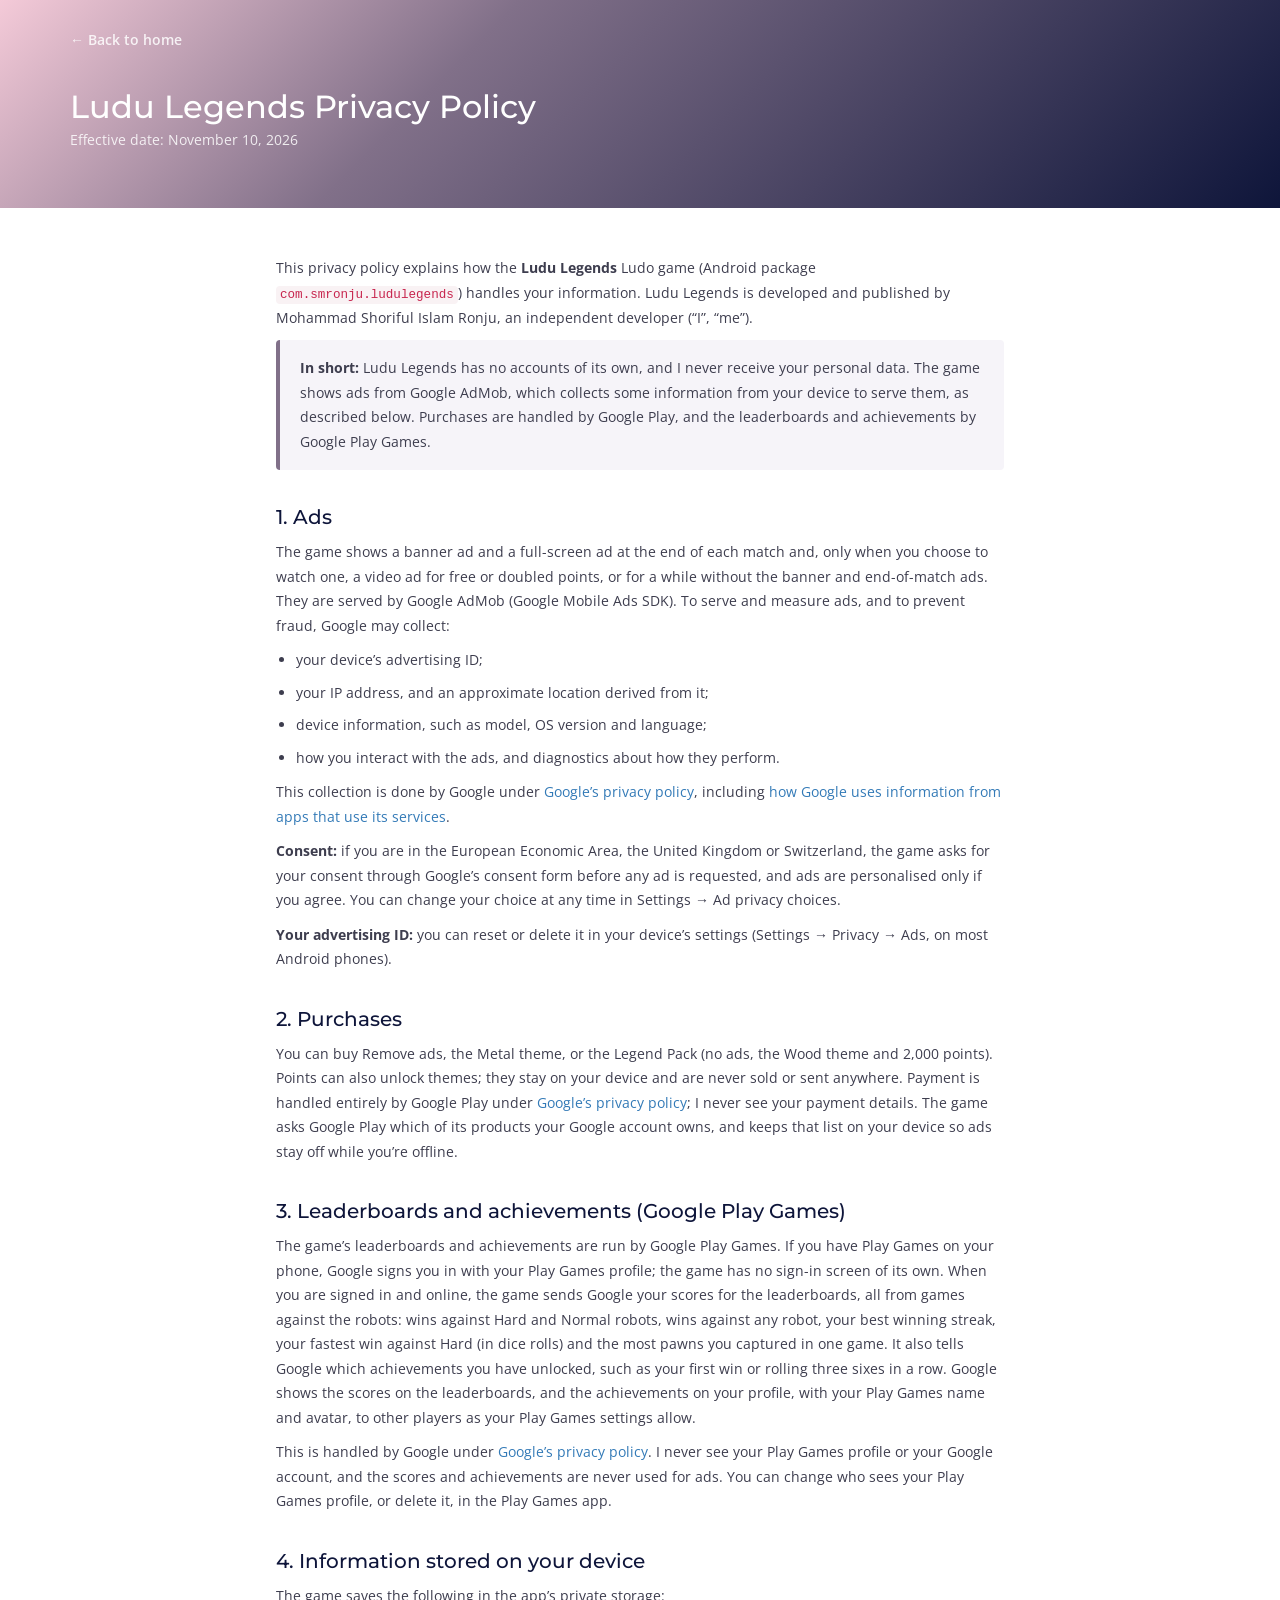
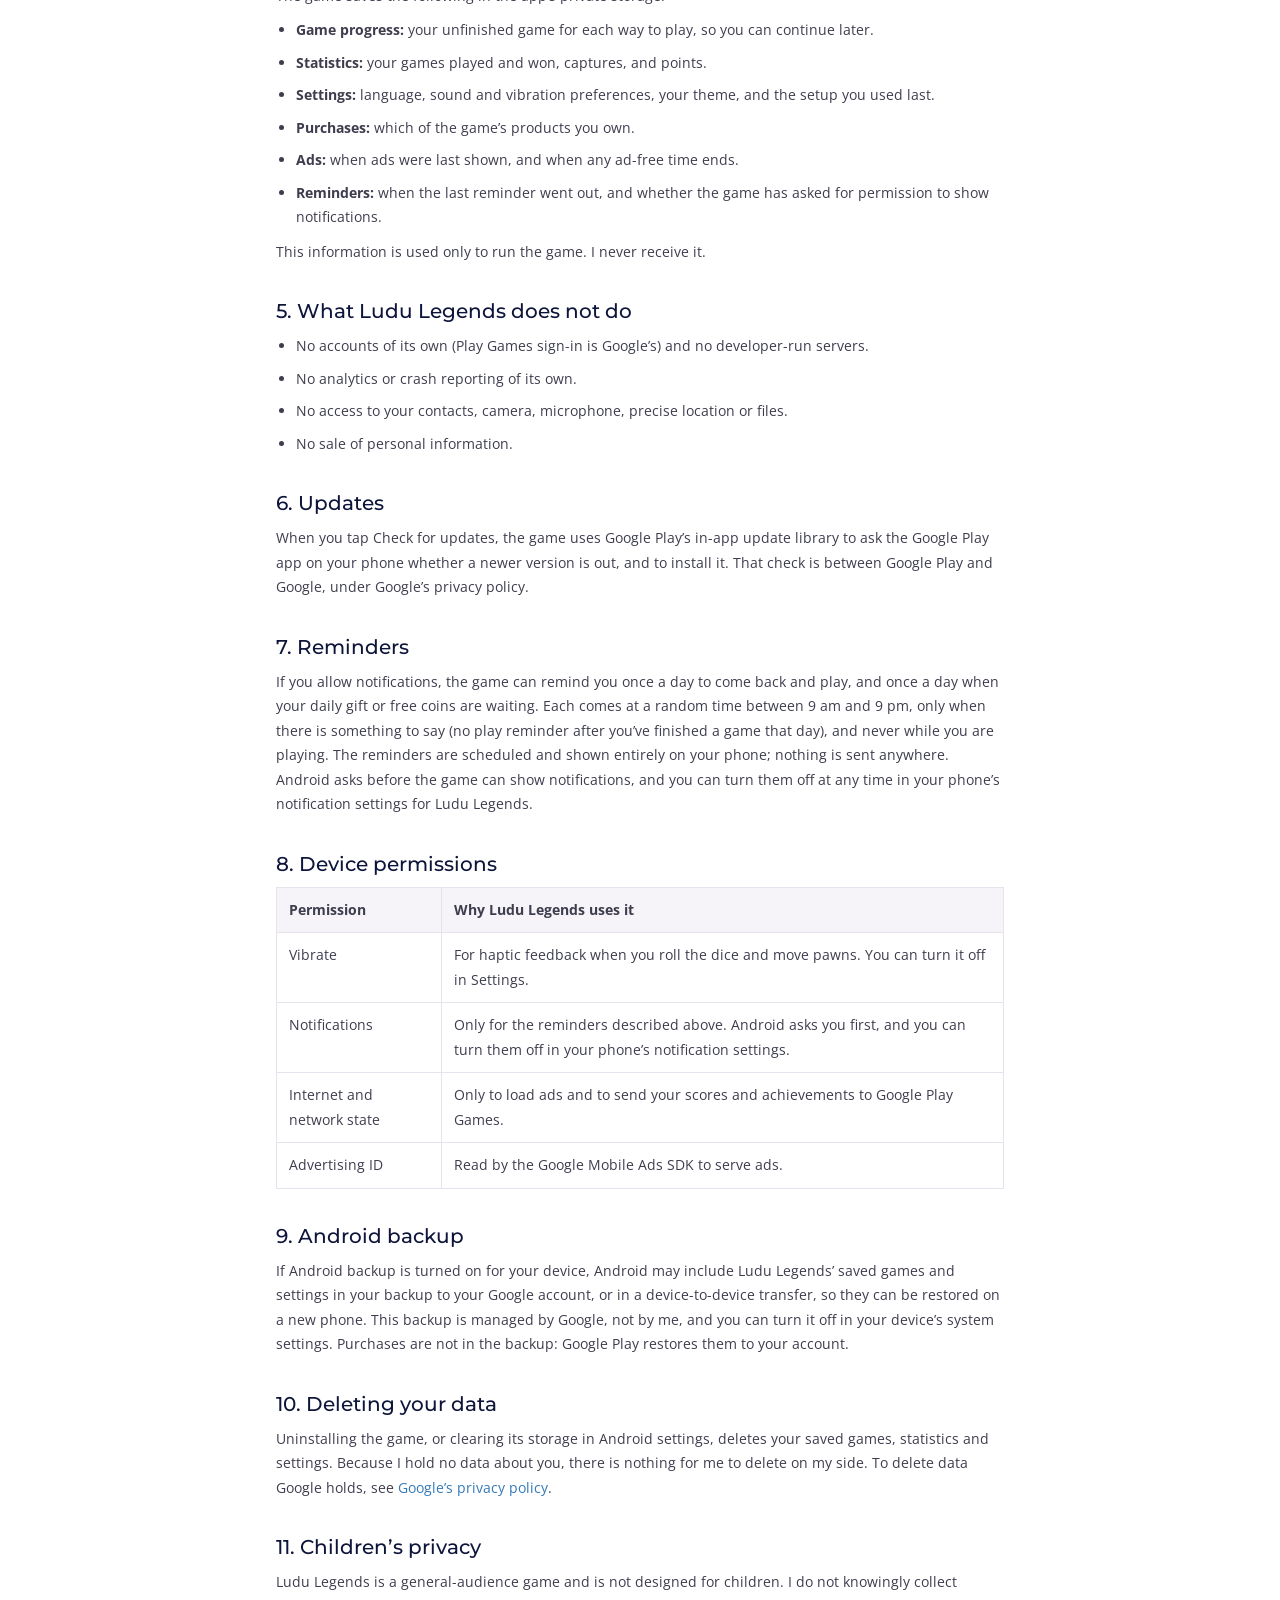
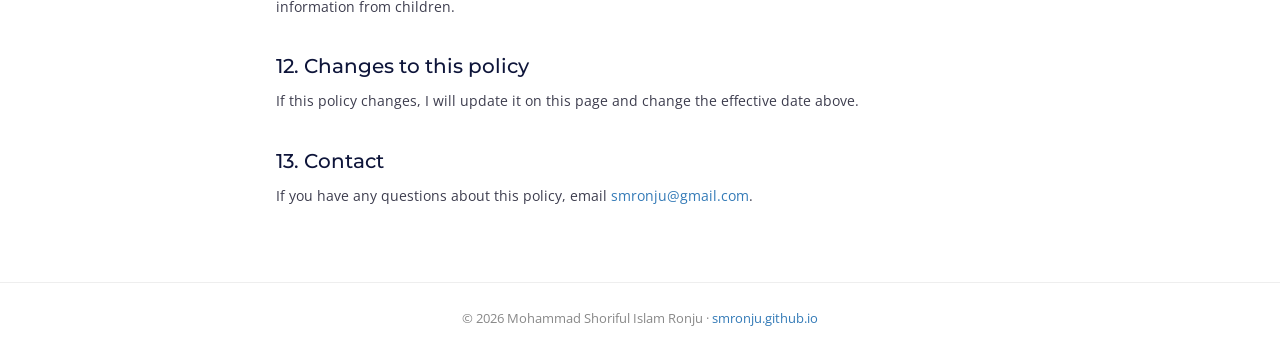
<file: privacy-ludulegends.html>
<!DOCTYPE html>
<html lang="en">
  <head>
    <meta charset="utf-8">
    <meta name="viewport" content="width=device-width, initial-scale=1, shrink-to-fit=no">
    <meta name="description" content="Privacy policy for the Ludu Legends Ludo game by Mohammad Shoriful Islam Ronju.">
    <title>Ludu Legends Privacy Policy</title>
    <link rel="stylesheet" href="css/bootstrap.min.css">
    <link href="https://fonts.googleapis.com/css?family=Montserrat:400,700" rel="stylesheet">
    <link href="https://fonts.googleapis.com/css?family=Open+Sans:400,600,700" rel="stylesheet">
    <link rel="stylesheet" href="css/legal.css">
  </head>
  <body>
    <header class="legal-header">
      <div class="container">
        <a href="index.html">&larr; Back to home</a>
        <div class="app-id">
          <div>
            <h1>Ludu Legends Privacy Policy</h1>
            <p>Effective date: November 10, 2026</p>
          </div>
        </div>
      </div>
    </header>

    <main class="legal-body">
      <p>This privacy policy explains how the <strong>Ludu Legends</strong> Ludo game (Android package <code>com.smronju.ludulegends</code>) handles your information. Ludu Legends is developed and published by Mohammad Shoriful Islam Ronju, an independent developer (&ldquo;I&rdquo;, &ldquo;me&rdquo;).</p>

      <p class="summary"><strong>In short:</strong> Ludu Legends has no accounts of its own, and I never receive your personal data. The game shows ads from Google AdMob, which collects some information from your device to serve them, as described below. Purchases are handled by Google Play, and the leaderboards and achievements by Google Play Games.</p>

      <h2>1. Ads</h2>
      <p>The game shows a banner ad and a full-screen ad at the end of each match and, only when you choose to watch one, a video ad for free or doubled points, or for a while without the banner and end-of-match ads. They are served by Google AdMob (Google Mobile Ads SDK). To serve and measure ads, and to prevent fraud, Google may collect:</p>
      <ul>
        <li>your device&rsquo;s advertising ID;</li>
        <li>your IP address, and an approximate location derived from it;</li>
        <li>device information, such as model, OS version and language;</li>
        <li>how you interact with the ads, and diagnostics about how they perform.</li>
      </ul>
      <p>This collection is done by Google under <a href="https://policies.google.com/privacy">Google&rsquo;s privacy policy</a>, including <a href="https://policies.google.com/technologies/partner-sites">how Google uses information from apps that use its services</a>.</p>
      <p><strong>Consent:</strong> if you are in the European Economic Area, the United Kingdom or Switzerland, the game asks for your consent through Google&rsquo;s consent form before any ad is requested, and ads are personalised only if you agree. You can change your choice at any time in Settings &rarr; Ad privacy choices.</p>
      <p><strong>Your advertising ID:</strong> you can reset or delete it in your device&rsquo;s settings (Settings &rarr; Privacy &rarr; Ads, on most Android phones).</p>

      <h2>2. Purchases</h2>
      <p>You can buy Remove ads, the Metal theme, or the Legend Pack (no ads, the Wood theme and 2,000 points). Points can also unlock themes; they stay on your device and are never sold or sent anywhere. Payment is handled entirely by Google Play under <a href="https://policies.google.com/privacy">Google&rsquo;s privacy policy</a>; I never see your payment details. The game asks Google Play which of its products your Google account owns, and keeps that list on your device so ads stay off while you&rsquo;re offline.</p>

      <h2>3. Leaderboards and achievements (Google Play Games)</h2>
      <p>The game&rsquo;s leaderboards and achievements are run by Google Play Games. If you have Play Games on your phone, Google signs you in with your Play Games profile; the game has no sign-in screen of its own. When you are signed in and online, the game sends Google your scores for the leaderboards, all from games against the robots: wins against Hard and Normal robots, wins against any robot, your best winning streak, your fastest win against Hard (in dice rolls) and the most pawns you captured in one game. It also tells Google which achievements you have unlocked, such as your first win or rolling three sixes in a row. Google shows the scores on the leaderboards, and the achievements on your profile, with your Play Games name and avatar, to other players as your Play Games settings allow.</p>
      <p>This is handled by Google under <a href="https://policies.google.com/privacy">Google&rsquo;s privacy policy</a>. I never see your Play Games profile or your Google account, and the scores and achievements are never used for ads. You can change who sees your Play Games profile, or delete it, in the Play Games app.</p>

      <h2>4. Information stored on your device</h2>
      <p>The game saves the following in the app&rsquo;s private storage:</p>
      <ul>
        <li><strong>Game progress:</strong> your unfinished game for each way to play, so you can continue later.</li>
        <li><strong>Statistics:</strong> your games played and won, captures, and points.</li>
        <li><strong>Settings:</strong> language, sound and vibration preferences, your theme, and the setup you used last.</li>
        <li><strong>Purchases:</strong> which of the game&rsquo;s products you own.</li>
        <li><strong>Ads:</strong> when ads were last shown, and when any ad-free time ends.</li>
        <li><strong>Reminders:</strong> when the last reminder went out, and whether the game has asked for permission to show notifications.</li>
      </ul>
      <p>This information is used only to run the game. I never receive it.</p>

      <h2>5. What Ludu Legends does not do</h2>
      <ul>
        <li>No accounts of its own (Play Games sign-in is Google&rsquo;s) and no developer-run servers.</li>
        <li>No analytics or crash reporting of its own.</li>
        <li>No access to your contacts, camera, microphone, precise location or files.</li>
        <li>No sale of personal information.</li>
      </ul>

      <h2>6. Updates</h2>
      <p>When you tap Check for updates, the game uses Google Play&rsquo;s in-app update library to ask the Google Play app on your phone whether a newer version is out, and to install it. That check is between Google Play and Google, under Google&rsquo;s privacy policy.</p>

      <h2>7. Reminders</h2>
      <p>If you allow notifications, the game can remind you once a day to come back and play, and once a day when your daily gift or free coins are waiting. Each comes at a random time between 9&nbsp;am and 9&nbsp;pm, only when there is something to say (no play reminder after you&rsquo;ve finished a game that day), and never while you are playing. The reminders are scheduled and shown entirely on your phone; nothing is sent anywhere. Android asks before the game can show notifications, and you can turn them off at any time in your phone&rsquo;s notification settings for Ludu Legends.</p>

      <h2>8. Device permissions</h2>
      <table>
        <tr><th>Permission</th><th>Why Ludu Legends uses it</th></tr>
        <tr><td>Vibrate</td><td>For haptic feedback when you roll the dice and move pawns. You can turn it off in Settings.</td></tr>
        <tr><td>Notifications</td><td>Only for the reminders described above. Android asks you first, and you can turn them off in your phone&rsquo;s notification settings.</td></tr>
        <tr><td>Internet and network state</td><td>Only to load ads and to send your scores and achievements to Google Play Games.</td></tr>
        <tr><td>Advertising ID</td><td>Read by the Google Mobile Ads SDK to serve ads.</td></tr>
      </table>

      <h2>9. Android backup</h2>
      <p>If Android backup is turned on for your device, Android may include Ludu Legends&rsquo; saved games and settings in your backup to your Google account, or in a device-to-device transfer, so they can be restored on a new phone. This backup is managed by Google, not by me, and you can turn it off in your device&rsquo;s system settings. Purchases are not in the backup: Google Play restores them to your account.</p>

      <h2>10. Deleting your data</h2>
      <p>Uninstalling the game, or clearing its storage in Android settings, deletes your saved games, statistics and settings. Because I hold no data about you, there is nothing for me to delete on my side. To delete data Google holds, see <a href="https://policies.google.com/privacy">Google&rsquo;s privacy policy</a>.</p>

      <h2>11. Children&rsquo;s privacy</h2>
      <p>Ludu Legends is a general-audience game and is not designed for children. I do not knowingly collect information from children.</p>

      <h2>12. Changes to this policy</h2>
      <p>If this policy changes, I will update it on this page and change the effective date above.</p>

      <h2>13. Contact</h2>
      <p>If you have any questions about this policy, email <a href="mailto:smronju@gmail.com">smronju@gmail.com</a>.</p>
    </main>

    <footer class="legal-footer">&copy; 2026 Mohammad Shoriful Islam Ronju &middot; <a href="index.html">smronju.github.io</a></footer>
  </body>
</html>
</file>
<file: css/style.css>
/****************************************TYPOGRAPHY ***************************************************/
body{
	font-family: 'Open Sans', sans-serif;
	font-size: 14px;
	color: #999999;
}
h1,h2,h3,h4,h5,h6{
	font-family: 'Montserrat', sans-serif;
	color: #433b88;
	font-weight: 600;
	text-transform: uppercase;
}
h1{
	font-size: 3.998em;
}
h2{
	font-size: 2.827em;
}
h3{
	font-size: 1.999em;
}
h4{
	font-size: 1.414em;
}
p{
	font-size: 1em;
	color: #999999;

}

.btn{
	font-family: 'Montserrat', sans-serif;
	font-size: 0.707em;
	text-transform: uppercase;
	font-weight: 600;
	padding:12px 40px;
	box-shadow: 0px 4px 10px 0px rgba(91, 91, 91, 0.45);
	line-height: 1;
	transition: all .5s ease;
	letter-spacing: 1px;
}

.btn-link{
	padding:0;
	box-shadow: none;
}
.icon-on-button{
	margin-left: 8px;
}
.icon-on-button i{
	font-size: 18px;
	vertical-align: middle;
}
.navbar{
	background-color: transparent !important;
	border-color: transparent !important;
	border:0px;
	padding-top: 30px;
	transition: all .5s ease;
}
.navbar-brand{
	padding: 0;
}
.navbar-brand img{
	max-height: 50px;
}
.navbar-default .navbar-nav>li>a {
    font-family: 'Montserrat', sans-serif;
    color: #fff;
    text-transform: uppercase;
}
.navbar-default .navbar-nav>li>a, .navbar-default .navbar-nav>li>a:focus, .navbar-default .navbar-nav>li>a:hover {
    color: #fff;
    background-color: transparent;
}
.navbar-default .navbar-nav>li>a:hover{
	color: #e86c6c;
}
.navbar-nav>li>a.btn-navbar:hover{
	color: #fff;
}
.navbar-default .navbar-nav>.active>a, .navbar-default .navbar-nav>.active>a:focus, .navbar-default .navbar-nav>.active>a:hover {
    color: #fff;
    background-color: transparent;
}
.navbar-nav>li>a.btn-navbar{
	padding-left: 40px;
	padding-right: 40px;
}
.navbar-divider{
	width:100%;
	height: 1px;
	border:0px;
	background-color: rgba(255,255,255,0.1);
	transition: all .5s ease;
}
.colored-nav {
    padding-top: 15px;
    padding-bottom: 15px;
}
.colored-nav .navbar-divider{
	display: none;
}
.cta{
	color: #fff;
}
.cta-btn-group{
	margin-top: 15px;
}
.cta-btn-group .btn{
	margin: 10px;
}
.btn-orange.focus, .btn-orange:focus,.btn-orange.active, .btn-orange:active {
    color: #fff;
    background-color: #286090;
    border-color: #122b40;
}
.btn-white.focus, .btn-white:focus,.btn-white.active, .btn-white:active {
    color: #fff;
    background-color: #286090;
    border-color: #122b40;
}
.btn-violat.focus, .btn-violat:focus,.btn-violat.active, .btn-violat:active {
    color: #fff;
    background-color: #286090;
    border-color: #122b40;
}
/*******************************************HEADER***************************************************/
header{
	background-color: #b7b7b7;
	position: relative;
	display: block;
}
/*******************************************SLIDER HOME***************************************************/
.sliding-card-with-bottom-image .image-container img{
	position: relative;
    margin: 0 auto;
    padding-top: 90px;
}
.image-right-slide-bg{
	background-repeat: no-repeat !important;
    background-position-x: 100%!important;
    background-size: auto 100%!important;
    padding: 18rem 0;
}
.slider-para{
	font-size: 1.414em;
	font-family: 'Montserrat', sans-serif;
}
/*******************************************SLIDER***************************************************/
.slider-content-wraper{
	padding-top: 150px;
	padding-bottom: 150px;
	text-align: center;
	color: #fff;
}

/*******************************************FEATURE**************************************************/
/*.feature{
	position: relative;
	overflow:hidden;
}
.feature-right-image{
	position: absolute;
	width: 100%;
	height: 100%;
}*/
.feature-wiget{
	padding-top: 15px;
	padding-bottom: 15px;
}
.feature-wiget h4, .feature-wiget i{
	color: #433b88;
}
.feature-wiget i{
	font-size: 36px;
}
.feature-wiget h4{
	text-transform: uppercase;
}
.bottom-line{
	position: relative;
	margin-bottom: 20px;
}

.bottom-line:after{
	content: '';
	position: absolute;
	top: 100%;
	width: 35px;
	height: 2px;
	background-color: #0e153a;
	left: 0;
	margin-top: 7px;
	margin-bottom: 5px;
}
/*******************************************CARD*****************************************************/
.card{
	box-shadow: 0px 4px 15px 0px rgba(191, 195, 198, 0.29);
}
.card-title{
	color: #5a5a5a;
	text-transform: initial;
}
.card-block{
	padding:4rem;
}
/*******************************************TESTIMONIAL**********************************************/
.heading-wraper{
	margin-bottom: 120px;
}
.heading-wraper h3{
	color: #fff;
	text-transform: uppercase;
}
.heading-wraper .heading-devider{
	margin:0 auto;
	width: 100px;
	height: 2px;
	border:0px;
}
.testimonial-container{
	background-color: #fff;
	box-shadow: 0px 8px 21px 0px rgba(26, 31, 66, 0.29);
}
.testimonial-content{
	padding: 2rem 8rem;
    position: relative;
    top: -45px;
    color: #5a5a5a;
    font-weight: 600;
}
.testimonial-speech{
	font-size: 16px;
	text-align: center;
	font-family: 'Open Sans', sans-serif;
	color: #5a5a5a;
}
.testimonial-container .client-details{
	position: relative;
	top: -45px;
}
.testimonial-container .client-details img{
	border-radius: 50%;
	margin-bottom: 25px;
}
.client-designation{
	margin-bottom: 0px;
	font-size: 10px;
	text-transform: uppercase;
	color: #999999;
	font-family: 'Montserrat', sans-serif;
}
.client-name{
	margin-bottom: 0px;
	font-size: 16px;
	font-family: 'Montserrat', sans-serif;
	text-transform: capitalize;
	font-weight: 400;
}
ul.social-list{
	margin: 0;
	padding: 0;
	list-style-type: none;
}
ul.social-list li{
	margin: 0;
	padding: 0;
	display: inline-block;
}
ul.social-list li a{
	display: block;
    font-size: 2rem;
    padding: 0.2rem;
    color: #999999;
}
ul.social-list li a:hover, ul.social-list li a:focus{
	color: #0e153a;
}

.owl-wrapper-outer{
	padding-top: 60px;
	margin-top: -60px;
}
/*******************************************CUSTOMER SUPPORT*****************************************/
.customer-support-content{
	padding-left: 15px;
	padding-right: 15px;
}
/*******************************************SUBSCRIPTION*********************************************/
.sunscription-wraper-outer{
	box-shadow: 0px 8px 21px 0px rgba(191, 195, 198, 0.29);
}
.subscription-wraper h3{
	text-transform: uppercase;
	color: #433b88;
}
.subscription-wraper p{
	color: #5a5a5a;
}
.subscription-form .form-group{
	width: 65%;
	margin: 0 auto;
}
.subscription-form .form-control{
	border-radius: 50px;
	margin-bottom: 25px;
	margin-top: 25px;
	height: 40px;
}
.newsletter{
	background-color: #f1f6fa
}

/*******************************************FOOTER***************************************************/
.footer-list-wiget h4{
	color: #433b88;
	text-transform: uppercase;
}
.footer-list-wiget .list-group-item{
	border: 0px;
	background-color: transparent!important;
	padding-left: 0;
	font-family: 'Open Sans', sans-serif;
	color: #999999;
}
.footer-devider{
	background-color: rgb(235, 235, 235);
}
.footer-end-line{
	height: 25px;
	background-color: #433b88;
	width: 100%;
	margin: 0;
	padding: 0;

}
.logo-colored,.logo-white{
	display: inline-block;
    font-size: 28px;
    font-weight: 600;
    text-transform: uppercase;
}
.logo-colored img,.logo-white img{
	display: inline-block;
    text-transform: uppercase;
    max-height: 50px;
    margin-right: 10px;

}
.logo-white{
	color: #fff;
}
.logo-colored{
	color: #e8617d;
}
.footer-left-content{
	margin-bottom: 50px;
}
.footer-left-content .content{
	margin-top: 15px;
}
.footer-list-wiget .list-group{
	margin-top: 26px;
}
.padding-top-120{
	padding-top: 120px;
}
/*******************************************ELEMENT STYLES*******************************************/
.btn-orange,.btn-violat{
	color: #fff;
}
.btn-violat,.gradient-violat {
  background-image: -moz-linear-gradient( 135deg, rgb(244,202,216) 0%, rgb(129,112,137) 35%, rgb(14,21,58) 100%);
  background-image: -webkit-linear-gradient( 135deg, rgb(244,202,216) 0%, rgb(129,112,137) 35%, rgb(14,21,58) 100%);
  background-image: -ms-linear-gradient( 135deg, rgb(244,202,216) 0%, rgb(129,112,137) 35%, rgb(14,21,58) 100%);
}
.btn-orange,.gradient-orange {
  background-image: -webkit-linear-gradient(35deg, rgb(232,88,137) 0%, rgb(232,98,123) 32%, rgb(232,108,108) 100%);
  background-image: -o-linear-gradient(35deg, rgb(232,88,137) 0%, rgb(232,98,123) 32%, rgb(232,108,108) 100%);
  background-image: linear-gradient(125deg, rgb(232,88,137) 0%, rgb(232,98,123) 32%, rgb(232,108,108) 100%);
  box-shadow: 0px 8px 27px 0px rgba(116, 44, 69, 0.21);
}

.btn-white,.gradient-white{
	background-image:
    linear-gradient(125deg, #ffffff, #e1e1e1);
    color: #6b6a8b;
}
.border-none{
	border: 0px !important;
}
.btn-rounded-corner{
	border-radius: 50px;
}
.btn-video{
	display: inline-block;
	vertical-align: middle;
	white-space: nowrap;
	cursor: pointer;
    -webkit-user-select: none;
}
.text-center{
	text-align: center;
}
.img-responsive{
	max-width:100%;
}
.text-violat{
	color: #6b6a8b;
}
.padding-top-bottom-120{
	padding-top: 120px;
	padding-bottom: 120px;
}
.padding-top-bottom-90{
	padding-top: 90px;
	padding-bottom: 90px;
}
.bg-image{
	background-repeat: no-repeat !important;
    background-size: cover !important;
    background-position: center!important;
}
.margin-bottom-30{
	margin-bottom: 30px;
}
.margin-top-30{
	margin-top: 3  0px;
}
.overflow-x-hidden{
	overflow-x: hidden;
}
.text-white{
	color: #fff;
}
.bg-fit{
	background-repeat: no-repeat !important;
    background-size: cover !important;
    background-position: center !important;
}
.bg-image-fit-50{
	background-repeat: no-repeat !important;
    background-position-x: 100%!important;
    background-size: 50% 100% !important;
}
.btn-navbar{
	line-height: 1;
}
.btn-link i{
	font-size: 18px;
    vertical-align: middle;
}
.btn-video{
	text-transform: uppercase;
	transition: all .5s ease;
}
.btn-video:hover{
	text-decoration: none;
	color: #e86c6c;
}
.btn-video:hover .icon-rounded{
  border-color: #e86c6c;
  box-shadow: 0px 8px 27px 0px rgba(116, 44, 69, 0.21);
  color: #e86c6c;
}
.btn.gradient-orange:hover{
	background-color: #e86c6c!important;
	background-image: none!important;
}
.btn-orange.active, .btn-orange:active{
	color: #fff;
	background-image: -webkit-linear-gradient(35deg, rgb(232,88,137) 0%, rgb(232,98,123) 32%, rgb(232,108,108) 100%);
    background-image: -o-linear-gradient(35deg, rgb(232,88,137) 0%, rgb(232,98,123) 32%, rgb(232,108,108) 100%);
    background-image: linear-gradient(125deg, rgb(232,88,137) 0%, rgb(232,98,123) 32%, rgb(232,108,108) 100%);
    border:0px;
    border-color: transparent;
}
.btn-violat.active, .btn-violat:active{
	color: #fff;
	background-image: -moz-linear-gradient( 135deg, rgb(244,202,216) 0%, rgb(129,112,137) 35%, rgb(14,21,58) 100%);
    background-image: -webkit-linear-gradient( 135deg, rgb(244,202,216) 0%, rgb(129,112,137) 35%, rgb(14,21,58) 100%);
    background-image: -ms-linear-gradient( 135deg, rgb(244,202,216) 0%, rgb(129,112,137) 35%, rgb(14,21,58) 100%);
    border:0px;
    border-color: transparent;
}
.btn-violat:hover,.btn-white:hover{
	background-image: -webkit-linear-gradient(35deg, rgb(232,88,137) 0%, rgb(232,98,123) 32%, rgb(232,108,108) 100%);
    background-image: -o-linear-gradient(35deg, rgb(232,88,137) 0%, rgb(232,98,123) 32%, rgb(232,108,108) 100%);
    background-image: linear-gradient(125deg, rgb(232,88,137) 0%, rgb(232,98,123) 32%, rgb(232,108,108) 100%);
    border:0px;
    border-color: transparent;
}

.icon-rounded{
	width: 49px;
    height: 49px;
    display: inline-block;
    border-radius: 50%;
    background-color: #fff;
    vertical-align: middle;
    position: relative;
    margin-right: 5px;
    transition: all .5s ease;
}
.icon-rounded i{
	font-size: 3rem;
	line-height: 30px;
	height:30px;
	width: 30px;
	margin: auto;
	position: absolute;
	top: 0; left: 0; bottom: 0; right: 0;
	margin-left: 12px;
	transition: all .5s ease;

}
/*******************************************BACKGROUND-STYLES****************************************/
.bg-transparent{
	background-color: transparent;
}
.max-width-100{
	max-width: 100% !important;
}
.italic{
	font-style: italic;
}
.blog-category{
	text-transform: uppercase;
	color: #433b88 !important;
	font-weight: 600;
}
.margin-bottom-80{
	margin-bottom: 80px;
}
.margin-bottom-25{
	margin-bottom:25px;
}
.padding-top-90{
	padding-top: 90px;
}
.margin-top-bottom-30{
	margin-top: 30px;
	margin-bottom: 30px;
}
.bordered-ios{
	background-color: transparent;
	border-color: #fff;
	border:1px solid;
}

/*******************************************SCROLL TOP ICON*****************************************/
.display-none{
	display: none;
	transition: all .5s ease;
}
.scroll-top-div {
    position: fixed;
    width: 45px;
    height: 45px;
    top: calc(100vh - 70px);
    left: calc(100vw - 62px);
    cursor: pointer;
    transition: all .5s ease;
}
.scroll-top-icon-container{
	position: relative;
    display: table;
    width: 100%;
    height: 100%;
    background-image: -webkit-linear-gradient(35deg, rgb(232,88,137) 0%, rgb(232,98,123) 32%, rgb(232,108,108) 100%);
    background-image: -o-linear-gradient(35deg, rgb(232,88,137) 0%, rgb(232,98,123) 32%, rgb(232,108,108) 100%);
    background-image: linear-gradient(125deg, rgb(232,88,137) 0%, rgb(232,98,123) 32%, rgb(232,108,108) 100%);
    color: #fff;
}
.scroll-top-icon-container i{
	display: table-cell;
    vertical-align: middle;
    text-align: center;
    font-size: 28px;
}
/*******************************************OVERLAY*************************************************/
@media screen and (max-width: 768px) {
    .sm-padding-top-bottom-50-75 {
        padding-top: 50px;
        padding-bottom: 75px;
    }
    .testimonial-content{
    	padding:0.5rem 1rem;
    }
    .sm-display-none{
		display: none;
	}
	.image-right-slide-wraper .image-right-slide-content{
		text-align: center;
	}
	.image-right-slide-bg{
		background-image: none!important;
	}
	.image-right-slide-bg{
		padding:4rem 15px;
	}
	.home-slider h2{
		font-size: 1.999em;
	}
	.home-slider .slider-para{
		font-size: 1em;
	}
	.padding-top-bottom-120{
		padding-top: 75px;
		padding-bottom: 75px;
	}
	.padding-top-bottom-90{
		padding-top: 60px;
		padding-bottom: 60px;
	}
	.padding-top-120{
		padding-top: 75px;
	}
	.padding-top-90{
		padding-top: 60px;
	}
	.card-block{
		padding: 2rem;
	}
	.navbar{
	    background-image: -webkit-linear-gradient(305deg, rgb(232,88,137) 0%, rgb(232,98,123) 32%, rgb(232,108,108) 100%);
	    background-image: -o-linear-gradient(305deg, rgb(232,88,137) 0%, rgb(232,98,123) 32%, rgb(232,108,108) 100%);
	    background-image: linear-gradient(35deg, rgb(232,88,137) 0%, rgb(232,98,123) 32%, rgb(232,108,108) 100%);
	}
	.navbar-divider{
		display: none;
	}
	.navbar-toggle{
		margin-top: 2px;
	}
	.logo-colored img, .logo-white img{
		max-height: 40px;
	}
}
@media screen and (min-width: 769px){
	.image-right-slide-wraper{
		display: table;
		width: 100%;
	}
	.image-right-slide-wraper .image-right-slide-content{
		display: table-cell;
	    vertical-align: middle;
	    float: none;
	}
	.image-right-slide-wraper .image-container{
		float: none;
    	display: table-cell;
	}
}


/***************************************OWL CAROUSEL ******************************************************************/

.owl-theme .owl-controls .owl-page span{
	background: #fff;
}
.owl-theme .owl-controls .owl-buttons div{
	font-size: 45px;
	background-color: transparent;
	color: #fff;
}
.home-slider .owl-controls{
	position: absolute;
    width: 100%;
    top: calc(50% - 35px);
}
.home-slider .owl-buttons{
	position: relative;
}
.home-slider .owl-prev{
	position: absolute;
	left: 0;
}
.home-slider .owl-next{
	position: absolute;
	right: 0;
}
</file>
<file: css/app-page.css>
.app-topbar{padding:22px 0;background:transparent;}
.app-topbar-inner:before,.app-topbar-inner:after{display:none;}
.app-topbar-inner{display:flex;align-items:center;justify-content:space-between;}
.app-topbar a{color:#fff;opacity:.85;font-weight:600;}
.app-topbar a:hover,.app-topbar a:focus{color:#fff;opacity:1;text-decoration:none;}
.app-topbar nav a{margin-left:22px;}
.app-hero{padding:30px 0 80px;}
.app-hero > .container > .row{display:flex;align-items:center;flex-wrap:wrap;}
.app-hero-id{display:flex;align-items:center;margin-bottom:22px;}
.app-hero-id img{width:84px;height:84px;border-radius:20px;margin-right:20px;flex-shrink:0;box-shadow:0 10px 30px rgba(0,0,0,.25);}
.app-hero-id h1{font-size:48px;margin:0;}
.app-hero-id p{margin:0;opacity:.8;text-transform:uppercase;letter-spacing:2px;font-size:13px;}
.app-hero .tagline{font-size:22px;font-weight:600;margin-bottom:10px;}
.app-hero .lead{font-size:16px;opacity:.9;margin-bottom:10px;}
.app-hero-media{text-align:center;}
.app-hero-media img{max-height:460px;max-width:100%;filter:drop-shadow(0 20px 40px rgba(0,0,0,.35));}
.app-hero-media img.rounded-card{border-radius:18px;}
.app-hero-media img.logo-art{filter:none;}
.feature-grid{display:flex;flex-wrap:wrap;}
.feature-grid > [class*="col-"]{display:flex;}
.feature-card{background:#fff;border-radius:12px;box-shadow:0 6px 24px rgba(0,0,0,.08);padding:28px;margin-bottom:30px;width:100%;}
.feature-card i{font-size:34px;color:#ff7f50;display:block;margin-bottom:12px;}
.feature-card h4{margin:0 0 8px;}
.feature-card p{margin:0;}
.how-steps{counter-reset:step;list-style:none;padding:0;max-width:720px;margin:0 auto;}
.how-steps li{counter-increment:step;position:relative;padding:0 0 26px 62px;}
.how-steps li:before{content:counter(step);position:absolute;left:0;top:0;width:42px;height:42px;border-radius:50%;background:#7b4397;color:#fff;font-weight:700;text-align:center;line-height:42px;}
.how-steps h4{margin:0 0 4px;padding-top:8px;}
.skill-tag{display:inline-block;margin:0 6px 10px 0;padding:6px 14px;border-radius:20px;background:#f3eef8;color:#5a2d82;font-size:13px;font-weight:600;}
.privacy-note{max-width:760px;margin:0 auto;background:#fff;border-left:4px solid #7b4397;border-radius:6px;padding:22px 26px;box-shadow:0 6px 24px rgba(0,0,0,.06);}
.privacy-note p:last-child{margin-bottom:0;}
.app-footer{border-top:1px solid #eee;padding:24px 16px;text-align:center;color:#888;font-size:13px;}
@media (max-width:767px){
  .app-topbar nav{display:none;}
  .app-hero{padding:10px 0 50px;}
  .app-hero-id h1{font-size:36px;}
  .app-hero > .container > .row > [class*="col-"],.feature-grid > [class*="col-"]{width:100%;}
}
</file>
<file: css/legal.css>
body{font-family:'Open Sans',sans-serif;color:#3d3d4e;background:#fff;line-height:1.75;}
.legal-header{background-image:linear-gradient(135deg, rgb(244,202,216) 0%, rgb(129,112,137) 35%, rgb(14,21,58) 100%);color:#fff;padding:28px 0 56px;}
.legal-header a{color:#fff;opacity:.85;font-weight:600;}
.legal-header a:hover,.legal-header a:focus{color:#fff;opacity:1;text-decoration:none;}
.legal-header .app-id{display:flex;align-items:center;margin-top:36px;}
.legal-header img{width:64px;height:64px;border-radius:14px;margin-right:18px;flex-shrink:0;}
.legal-header h1{font-family:'Montserrat',sans-serif;font-size:32px;margin:0 0 4px;}
.legal-header p{margin:0;opacity:.85;}
.legal-body{max-width:760px;margin:0 auto;padding:48px 16px 64px;}
.legal-body h2{font-family:'Montserrat',sans-serif;font-size:20px;color:#0e153a;margin:36px 0 12px;}
.legal-body ul{padding-left:20px;}
.legal-body li{margin-bottom:8px;}
.legal-body .summary{background:#f6f4f9;border-left:4px solid rgb(129,112,137);padding:16px 20px;border-radius:4px;}
.legal-body table{width:100%;margin:12px 0 20px;border-collapse:collapse;font-size:14px;}
.legal-body th,.legal-body td{border:1px solid #e6e3ec;padding:10px 12px;vertical-align:top;text-align:left;}
.legal-body th{background:#f6f4f9;}
.legal-footer{border-top:1px solid #eee;padding:24px 16px;text-align:center;color:#888;font-size:13px;}
@media (max-width:600px){.legal-header h1{font-size:24px;}.legal-body table{font-size:13px;}}
</file>
